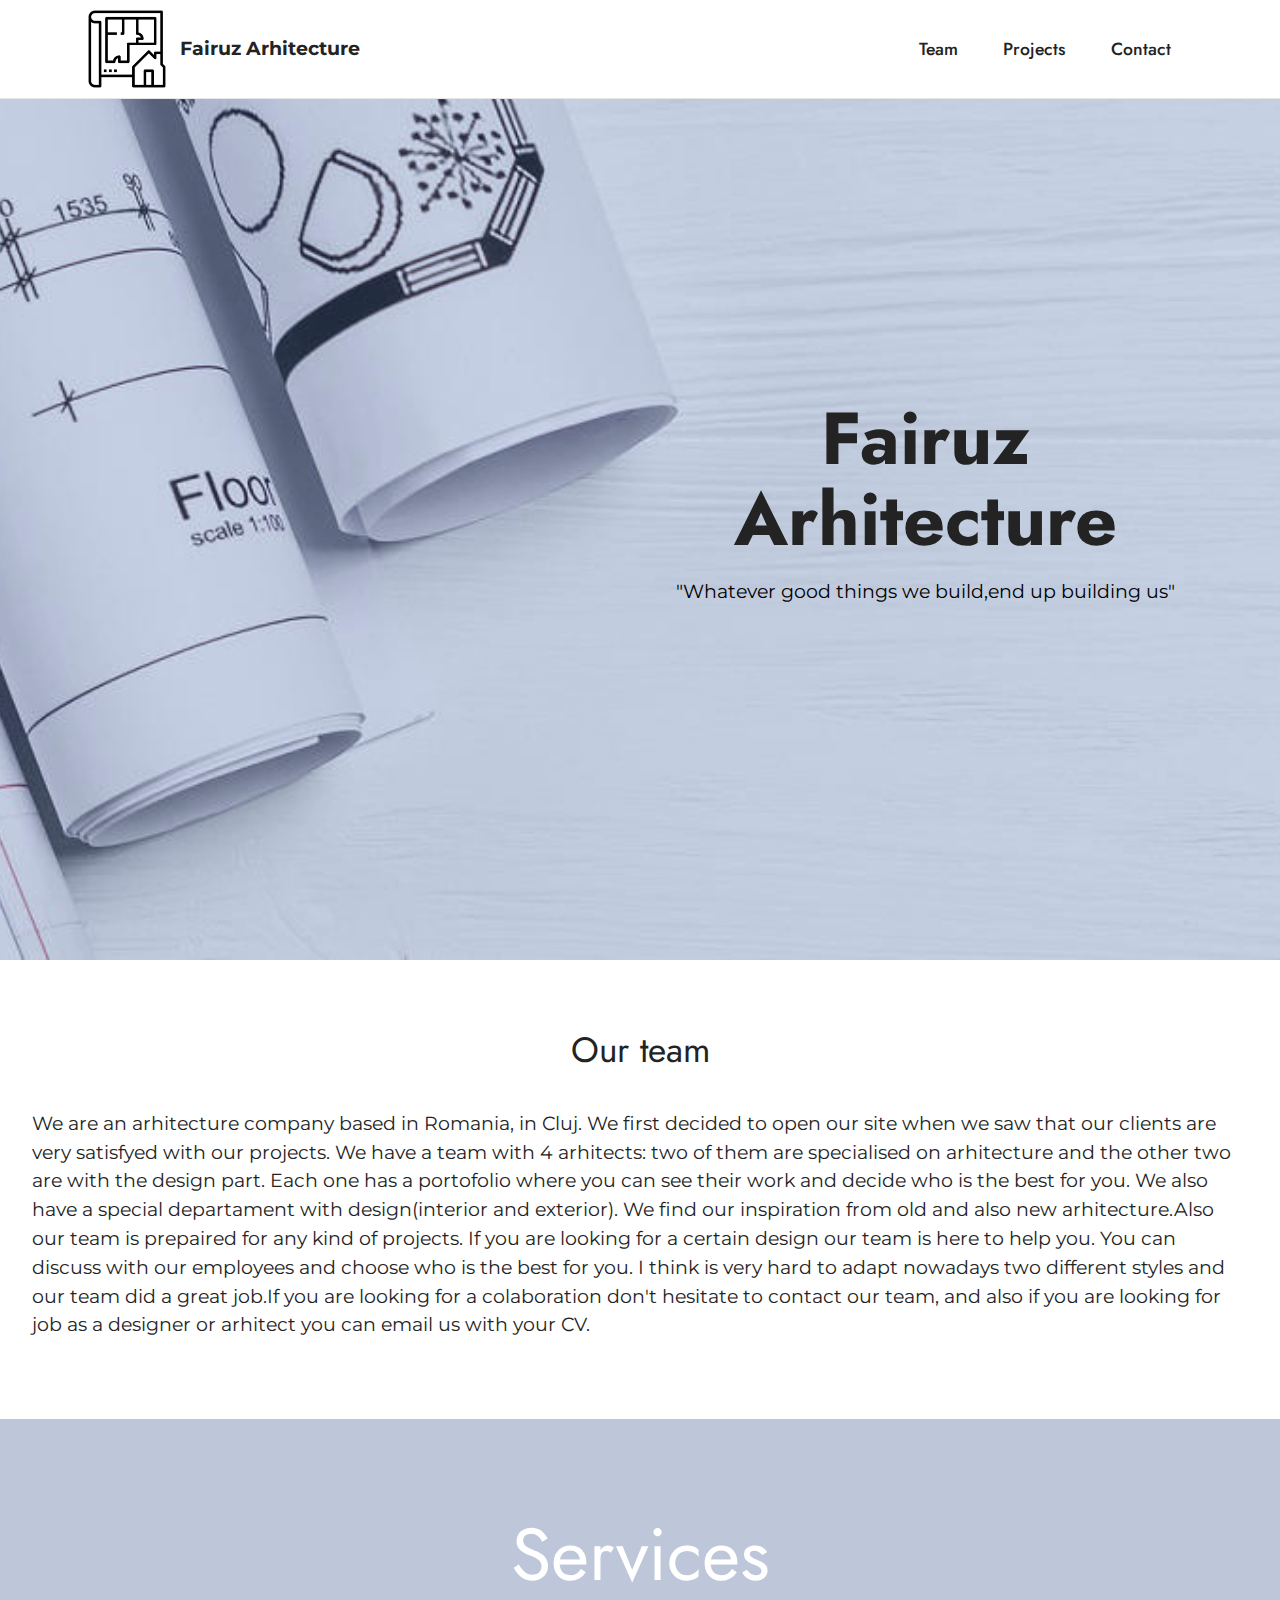
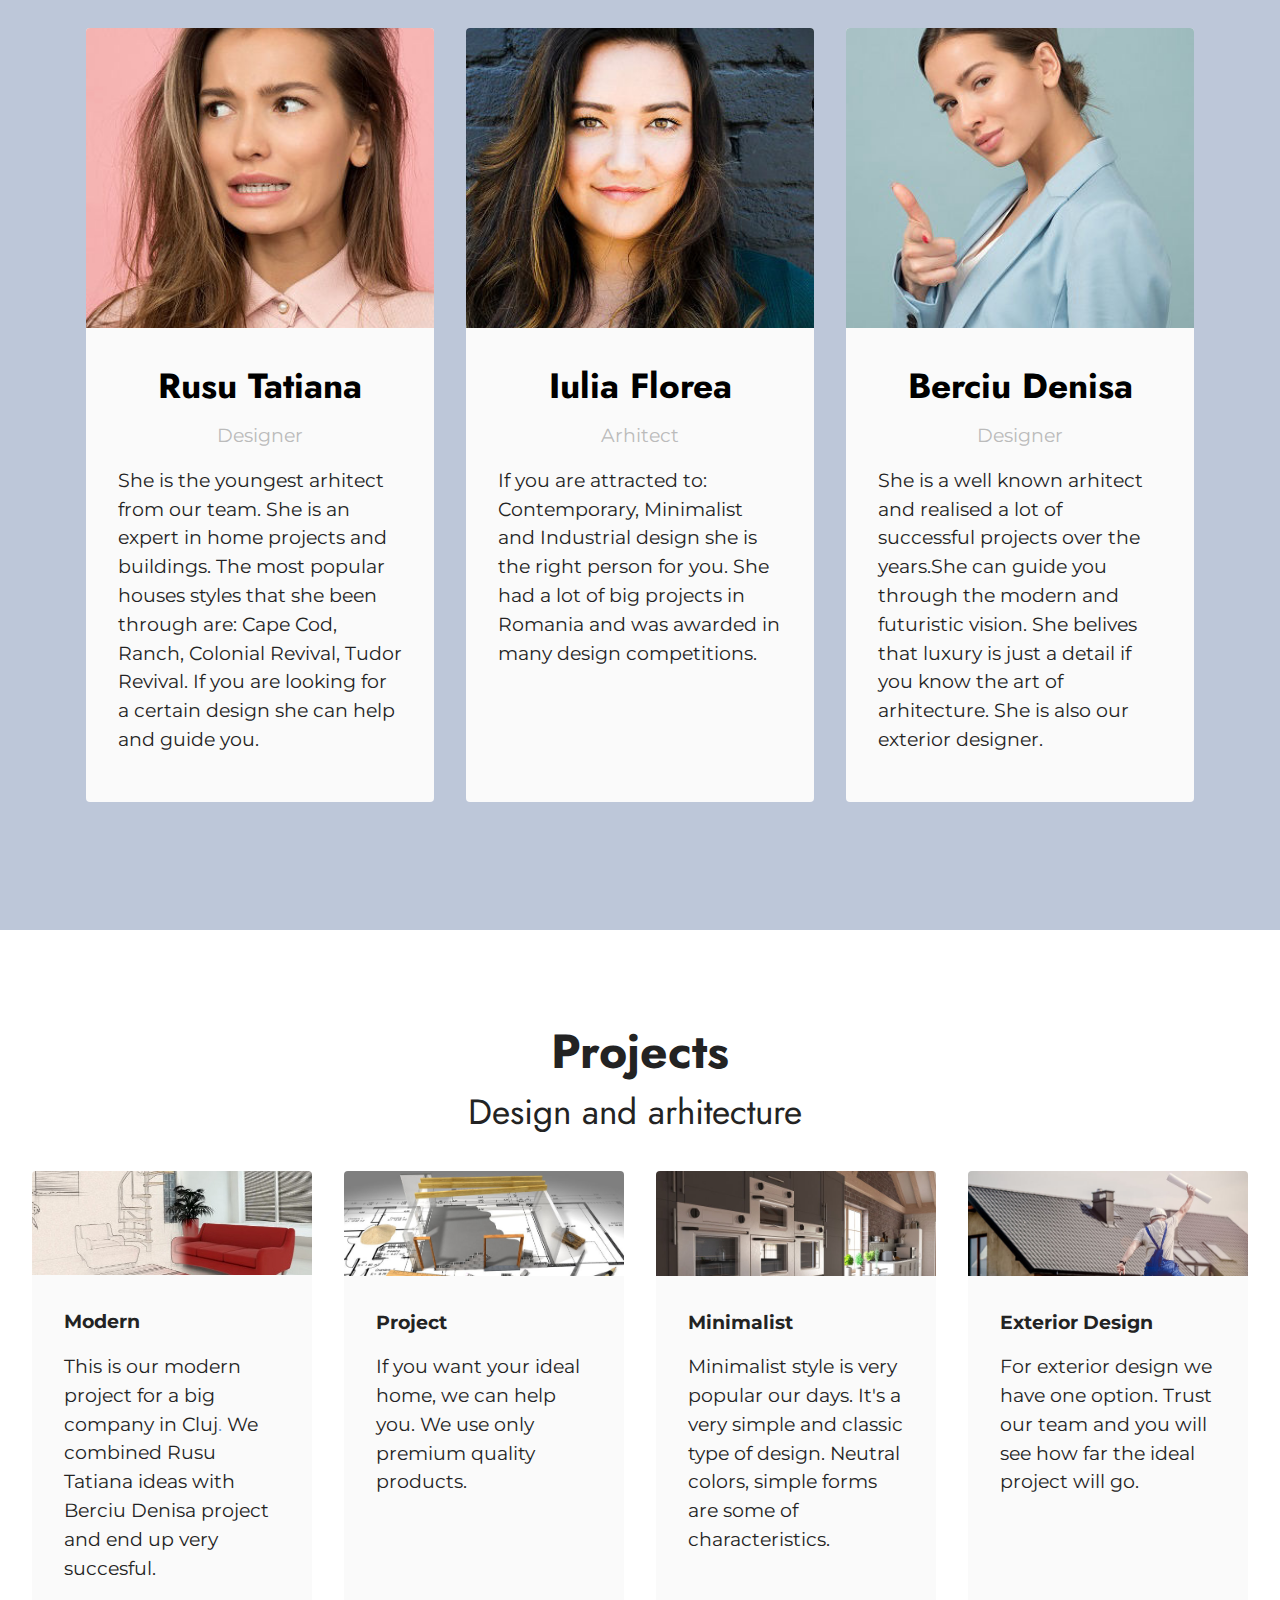
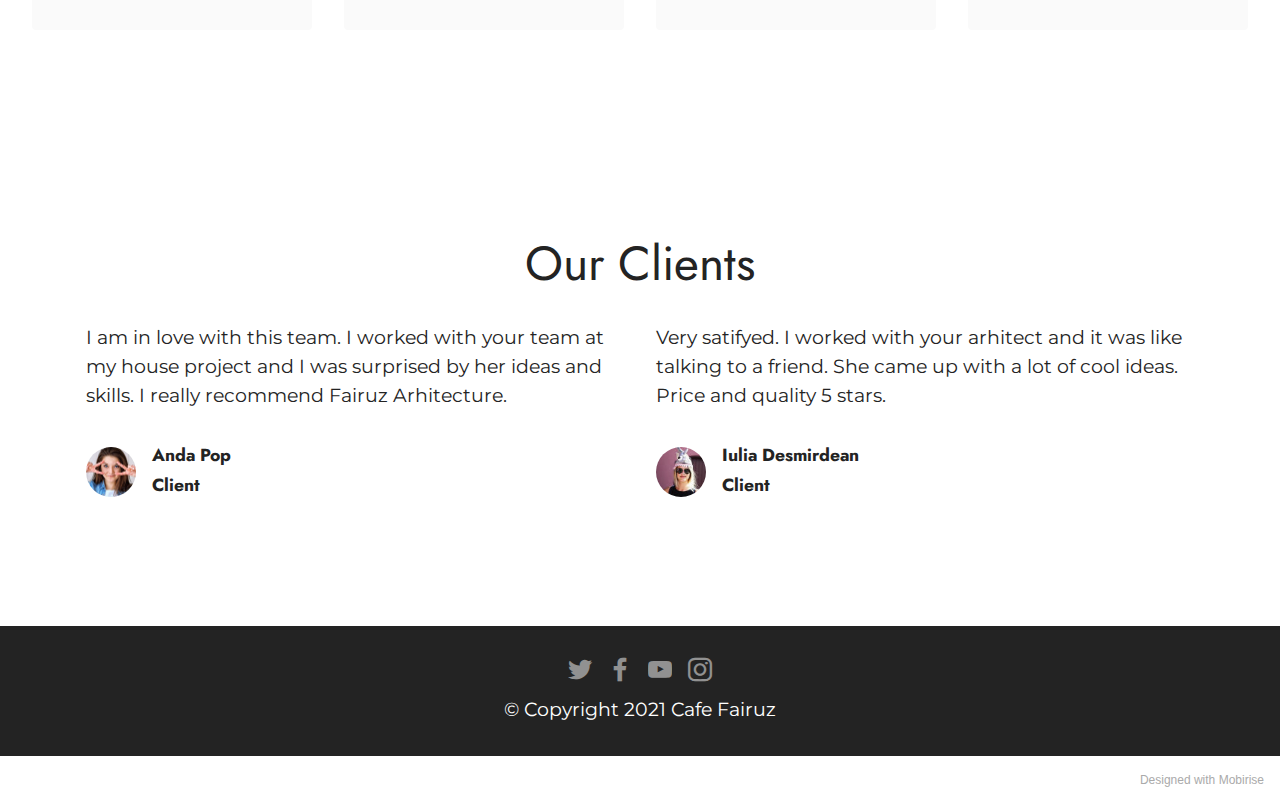
<file: index.html>
<!DOCTYPE html>
<html  >
<head>
  <!-- Site made with Mobirise Website Builder v5.2.0, https://mobirise.com -->
  <meta charset="UTF-8">
  <meta http-equiv="X-UA-Compatible" content="IE=edge">
  <meta name="generator" content="Mobirise v5.2.0, mobirise.com">
  <meta name="viewport" content="width=device-width, initial-scale=1, minimum-scale=1">
  <link rel="shortcut icon" href="assets/images/floor-plan-163x163.png" type="image/x-icon">
  <meta name="description" content="">
  
  
  <title>Home</title>
  <link rel="stylesheet" href="assets/web/assets/mobirise-icons2/mobirise2.css">
  <link rel="stylesheet" href="assets/tether/tether.min.css">
  <link rel="stylesheet" href="assets/bootstrap/css/bootstrap.min.css">
  <link rel="stylesheet" href="assets/bootstrap/css/bootstrap-grid.min.css">
  <link rel="stylesheet" href="assets/bootstrap/css/bootstrap-reboot.min.css">
  <link rel="stylesheet" href="assets/dropdown/css/style.css">
  <link rel="stylesheet" href="assets/socicon/css/styles.css">
  <link rel="stylesheet" href="assets/theme/css/style.css">
  <link rel="preload" as="style" href="assets/mobirise/css/mbr-additional.css"><link rel="stylesheet" href="assets/mobirise/css/mbr-additional.css" type="text/css">
  
  
  
  
</head>
<body>
  
  <section class="menu cid-s48OLK6784" once="menu" id="menu1-h">
    
    <nav class="navbar navbar-dropdown navbar-fixed-top navbar-expand-lg">
        <div class="container">
            <div class="navbar-brand">
                <span class="navbar-logo">
                    <a href="index.html">
                        <img src="assets/images/floor-plan-163x163.png" alt="Mobirise" style="height: 5.1rem;">
                    </a>
                </span>
                <span class="navbar-caption-wrap"><a class="navbar-caption text-black text-primary display-7" href="index.html">Fairuz Arhitecture</a></span>
            </div>
            <button class="navbar-toggler" type="button" data-toggle="collapse" data-target="#navbarSupportedContent" aria-controls="navbarNavAltMarkup" aria-expanded="false" aria-label="Toggle navigation">
                <div class="hamburger">
                    <span></span>
                    <span></span>
                    <span></span>
                    <span></span>
                </div>
            </button>
            <div class="collapse navbar-collapse" id="navbarSupportedContent">
                <ul class="navbar-nav nav-dropdown nav-right" data-app-modern-menu="true"><li class="nav-item"><a class="nav-link link text-black text-primary display-4" href="page1.html">Team</a></li>
                    <li class="nav-item"><a class="nav-link link text-black text-primary display-4" href="html.html">Projects</a></li><li class="nav-item"><a class="nav-link link text-black text-primary display-4" href="page3.html">Contact</a></li></ul>
                
                
            </div>
        </div>
    </nav>

</section>

<section class="header3 cid-sl1KBeVNVL mbr-fullscreen" id="header3-r">

    

    <div class="mbr-overlay" style="opacity: 0.2; background-color: rgb(68, 121, 217);"></div>

    <div class="align-center container">
        <div class="row justify-content-end">
            <div class="col-12 col-lg-6">
                <h1 class="mbr-section-title mbr-fonts-style mb-3 display-1"><strong>Fairuz Arhitecture</strong></h1>
                
                <p class="mbr-text mbr-fonts-style display-7">"Whatever good things we build,end up building us"</p>
                
            </div>
        </div>
    </div>
</section>

<section class="content5 cid-sl1KIHrTmy" id="content5-v">
    
    <div class="container-fluid">
        <div class="row justify-content-center">
            <div class="col-md-12 col-lg-12">
                
                <h4 class="mbr-section-subtitle mbr-fonts-style mb-4 display-5">Our team</h4>
                <p class="mbr-text mbr-fonts-style display-7">We are an arhitecture company based in Romania, in Cluj. We first decided to open our site when we saw that our clients are very satisfyed with our projects. We have a team with 4 arhitects: two of them are specialised on arhitecture and the other two are with the design part. Each one has a portofolio where you can see their work and decide who is the best for you. We also have a special departament with design(interior and exterior). We find our inspiration from old and also new arhitecture.Also our team is prepaired for any kind of projects. If you are looking for a certain design our team is here to help you. You can discuss with our employees and choose who is the best for you. I think is very hard to adapt nowadays two different styles and our team did a great job.If you are looking for a colaboration don't hesitate to contact our team, and also if you are looking for job as a designer or arhitect you can email us with your CV.</p>
            </div>
        </div>
    </div>
</section>

<section class="features4 cid-sl1KEuXrrS" id="features4-s">
    
    
    <div class="container">
        <div class="mbr-section-head">
            <h4 class="mbr-section-title mbr-fonts-style align-center mb-0 display-1">
                Services</h4>
            
        </div>
        <div class="row mt-4">
            <div class="item features-image сol-12 col-md-6 col-lg-4">
                <div class="item-wrapper">
                    <div class="item-img">
                        <img src="assets/images/girl5-333x431.jpg" alt="" title="">
                    </div>
                    <div class="item-content">
                        <h5 class="item-title mbr-fonts-style display-5"><strong>Rusu Tatiana</strong></h5>
                        <h6 class="item-subtitle mbr-fonts-style mt-1 display-7">Designer</h6>
                        <p class="mbr-text mbr-fonts-style mt-3 display-7">She is the youngest arhitect from our team. She is an expert in home projects and buildings. The most popular houses styles that she been through are: Cape Cod, Ranch, Colonial Revival, Tudor Revival. If you are looking for a certain design she can help and guide you.</p>
                    </div>
                    
                </div>
            </div>
            <div class="item features-image сol-12 col-md-6 col-lg-4">
                <div class="item-wrapper">
                    <div class="item-img">
                        <img src="assets/images/girl1-333x431.jpg" alt="" title="">
                    </div>
                    <div class="item-content">
                        <h5 class="item-title mbr-fonts-style display-5"><strong>Iulia Florea</strong></h5>
                        <h6 class="item-subtitle mbr-fonts-style mt-1 display-7">Arhitect</h6>
                        <p class="mbr-text mbr-fonts-style mt-3 display-7">If you are attracted to: Contemporary, Minimalist and Industrial design she is the right person for you. She had a lot of big projects in Romania and was awarded in many design competitions.</p>
                    </div>
                    
                </div>
            </div>
            <div class="item features-image сol-12 col-md-6 col-lg-4">
                <div class="item-wrapper">
                    <div class="item-img">
                        <img src="assets/images/girl4-333x431.jpg" alt="" title="">
                    </div>
                    <div class="item-content">
                        <h5 class="item-title mbr-fonts-style display-5"><strong>Berciu Denisa</strong></h5>
                        <h6 class="item-subtitle mbr-fonts-style mt-1 display-7">Designer</h6>
                        <p class="mbr-text mbr-fonts-style mt-3 display-7">She is a well known arhitect and realised a lot of successful projects over the years.She can guide you through the modern and futuristic vision. She belives that luxury is just a detail if you know the art of arhitecture. She is also our exterior designer.</p>
                    </div>
                    
                </div>
            </div>
            
        </div>
    </div>
</section>

<section class="gallery3 cid-sl1KHk272U" id="gallery3-u">
    
    
    <div class="container-fluid">
        <div class="mbr-section-head">
            <h4 class="mbr-section-title mbr-fonts-style align-center mb-0 display-2"><strong>Projects</strong></h4>
            <h5 class="mbr-section-subtitle mbr-fonts-style align-center mb-0 mt-2 display-5">Design and arhitecture&nbsp;</h5>
        </div>
        <div class="row mt-4">
            <div class="item features-image сol-12 col-md-6 col-lg-3">
                <div class="item-wrapper">
                    <div class="item-img">
                        <img src="assets/images/arhi-677x252.jpeg" alt="">
                    </div>
                    <div class="item-content">
                        <h5 class="item-title mbr-fonts-style display-7"><strong>Modern</strong></h5>
                        
                        <p class="mbr-text mbr-fonts-style mt-3 display-7">This is our modern project for a big company in Cluj<a href="#" class="text-primary">.</a>&nbsp;We combined Rusu Tatiana ideas with Berciu Denisa project and end up very succesful.</p>
                    </div>
                    
                </div>
            </div>
            <div class="item features-image сol-12 col-md-6 col-lg-3">
                <div class="item-wrapper">
                    <div class="item-img">
                        <img src="assets/images/arhi1-677x252.jpg" alt="">
                    </div>
                    <div class="item-content">
                        <h5 class="item-title mbr-fonts-style display-7"><strong>Project</strong></h5>
                        
                        <p class="mbr-text mbr-fonts-style mt-3 display-7">If you want your ideal home, we can help you. We use only premium quality products.</p>
                    </div>
                    
                </div>
            </div>
            <div class="item features-image сol-12 col-md-6 col-lg-3">
                <div class="item-wrapper">
                    <div class="item-img">
                        <img src="assets/images/arhi2-677x252.jpg" alt="">
                    </div>
                    <div class="item-content">
                        <h5 class="item-title mbr-fonts-style display-7"><strong>Minimalist&nbsp;</strong></h5>
                        
                        <p class="mbr-text mbr-fonts-style mt-3 display-7">Minimalist style is very popular our days. It's a very simple and classic type of design. Neutral colors, simple forms are some of<br>characteristics.</p>
                    </div>
                    
                </div>
            </div>
            <div class="item features-image сol-12 col-md-6 col-lg-3">
                <div class="item-wrapper">
                    <div class="item-img">
                        <img src="assets/images/arhi3-677x252.jpg" alt="" title="">
                    </div>
                    <div class="item-content">
                        <h5 class="item-title mbr-fonts-style display-7"><strong>Exterior Design</strong></h5>
                        
                        <p class="mbr-text mbr-fonts-style mt-3 display-7">For exterior design we have one option. Trust our team and you will see how far the ideal project will go.</p>
                    </div>
                    
                </div>
            </div>
        </div>
    </div>
</section>

<section class="testimonials2 cid-sl2uLCoTc2" id="testimonials2-1k">
    
    
    <div class="container">
        <h3 class="mbr-section-title mbr-fonts-style align-center mb-4 display-2">Our Clients</h3>
        <div class="row justify-content-center">
            <div class="card col-12 col-md-6">
                <p class="mbr-text mbr-fonts-style mb-4 display-7">I am in love with this team. I worked with your team at my house project and I was surprised by her ideas and skills. I really&nbsp;recommend Fairuz Arhitecture.</p>
                <div class="d-flex mb-md-0 mb-4">
                    <div class="image-wrapper">
                        <img src="assets/images/girl3-100x129.jpg" alt="Mobirise">
                    </div>
                    <div class="text-wrapper">
                        <p class="name mbr-fonts-style mb-1 display-4"><strong>Anda Pop</strong>&nbsp; &nbsp; &nbsp; &nbsp; &nbsp; &nbsp; &nbsp; &nbsp; &nbsp; &nbsp; &nbsp; &nbsp; &nbsp;</p>
                        <p class="position mbr-fonts-style display-4">
                            <strong>Client</strong>
                        </p>
                    </div>
                </div>
            </div>
            <div class="card col-12 col-md-6">
                <p class="mbr-text mbr-fonts-style mb-4 display-7">Very satifyed. I worked with your arhitect and it was like talking to a friend. She came up with a lot of cool ideas. Price and quality 5 stars.</p>
                <div class="d-flex mb-md-0 mb-4">
                    <div class="image-wrapper">
                        <img src="assets/images/woman28-100x67.jpg" alt="Mobirise">
                    </div>
                    <div class="text-wrapper">
                        <p class="name mbr-fonts-style mb-1 display-4"><strong>Iulia Desmirdean</strong></p>
                        <p class="position mbr-fonts-style display-4">
                            <strong>Client</strong>
                        </p>
                    </div>
                </div>
            </div>
        </div>
    </div>
</section>

<section class="footer3 cid-s48P1Icc8J" once="footers" id="footer3-i">

    

    

    <div class="container">
        <div class="media-container-row align-center mbr-white">
            
            <div class="row social-row">
                <div class="social-list align-right pb-2">
                    
                    
                    
                    
                    
                    
                <div class="soc-item">
                        <a href="https://twitter.com/architecturehub" target="_blank">
                            <span class="mbr-iconfont mbr-iconfont-social socicon-twitter socicon"></span>
                        </a>
                    </div><div class="soc-item">
                        <a href="https://www.facebook.com/Architectural.Designs.Houseplans" target="_blank">
                            <span class="mbr-iconfont mbr-iconfont-social socicon-facebook socicon"></span>
                        </a>
                    </div><div class="soc-item">
                        <a href="https://www.youtube.com/watch?v=_C5vCGB8Xx0&t=35s" target="_blank">
                            <span class="mbr-iconfont mbr-iconfont-social socicon-youtube socicon"></span>
                        </a>
                    </div><div class="soc-item">
                        <a href="https://www.instagram.com/explore/tags/Architecture/" target="_blank">
                            <span class="mbr-iconfont mbr-iconfont-social socicon-instagram socicon"></span>
                        </a>
                    </div></div>
            </div>
            <div class="row row-copirayt">
                <p class="mbr-text mb-0 mbr-fonts-style mbr-white align-center display-7">© Copyright 2021 Cafe Fairuz</p>
            </div>
        </div>
    </div>
</section><section style="background-color: #fff; font-family: -apple-system, BlinkMacSystemFont, 'Segoe UI', 'Roboto', 'Helvetica Neue', Arial, sans-serif; color:#aaa; font-size:12px; padding: 0; align-items: center; display: flex;"><a href="https://mobirise.site/y" style="flex: 1 1; height: 3rem; padding-left: 1rem;"></a><p style="flex: 0 0 auto; margin:0; padding-right:1rem;">Designed with <a href="https://mobirise.site/a" style="color:#aaa;">Mobirise</a></p></section><script src="assets/web/assets/jquery/jquery.min.js"></script>  <script src="assets/popper/popper.min.js"></script>  <script src="assets/tether/tether.min.js"></script>  <script src="assets/bootstrap/js/bootstrap.min.js"></script>  <script src="assets/smoothscroll/smooth-scroll.js"></script>  <script src="assets/dropdown/js/nav-dropdown.js"></script>  <script src="assets/dropdown/js/navbar-dropdown.js"></script>  <script src="assets/touchswipe/jquery.touch-swipe.min.js"></script>  <script src="assets/theme/js/script.js"></script>  
  
  
</body>
</html>
</file>
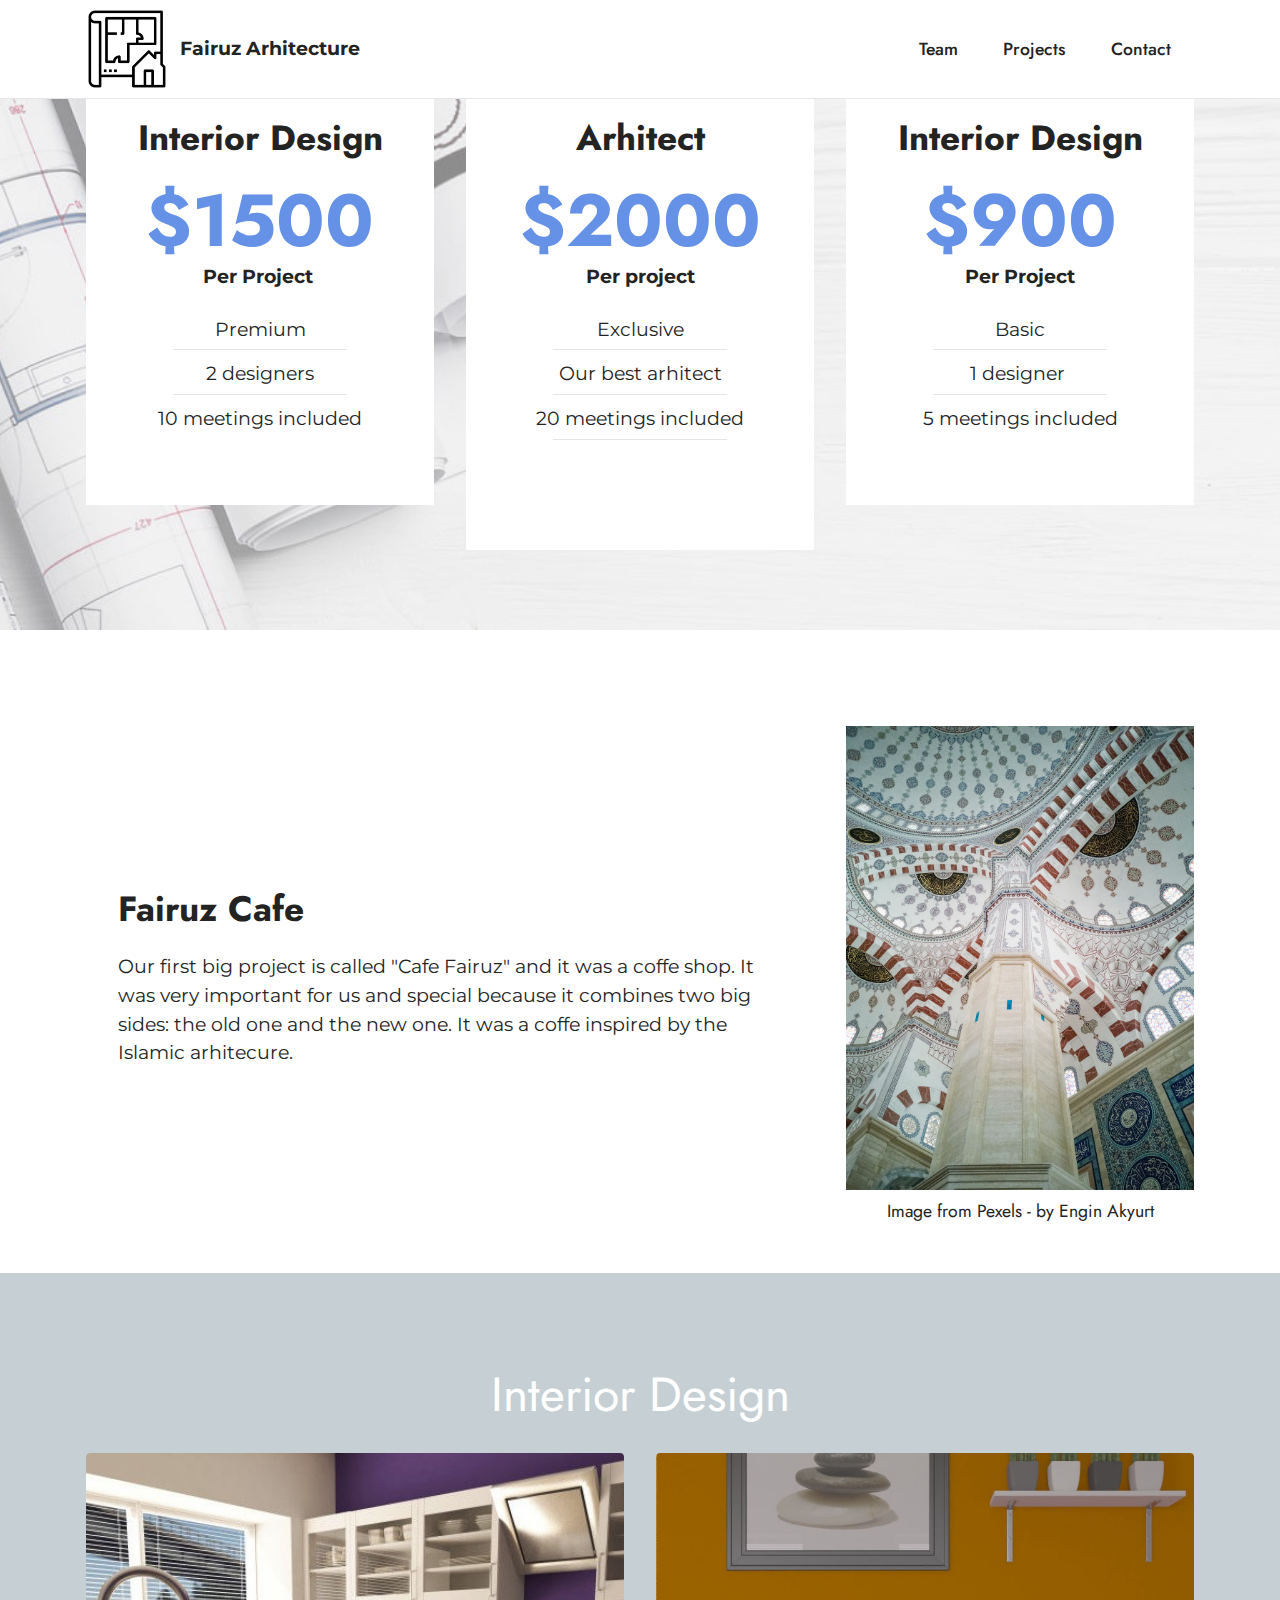
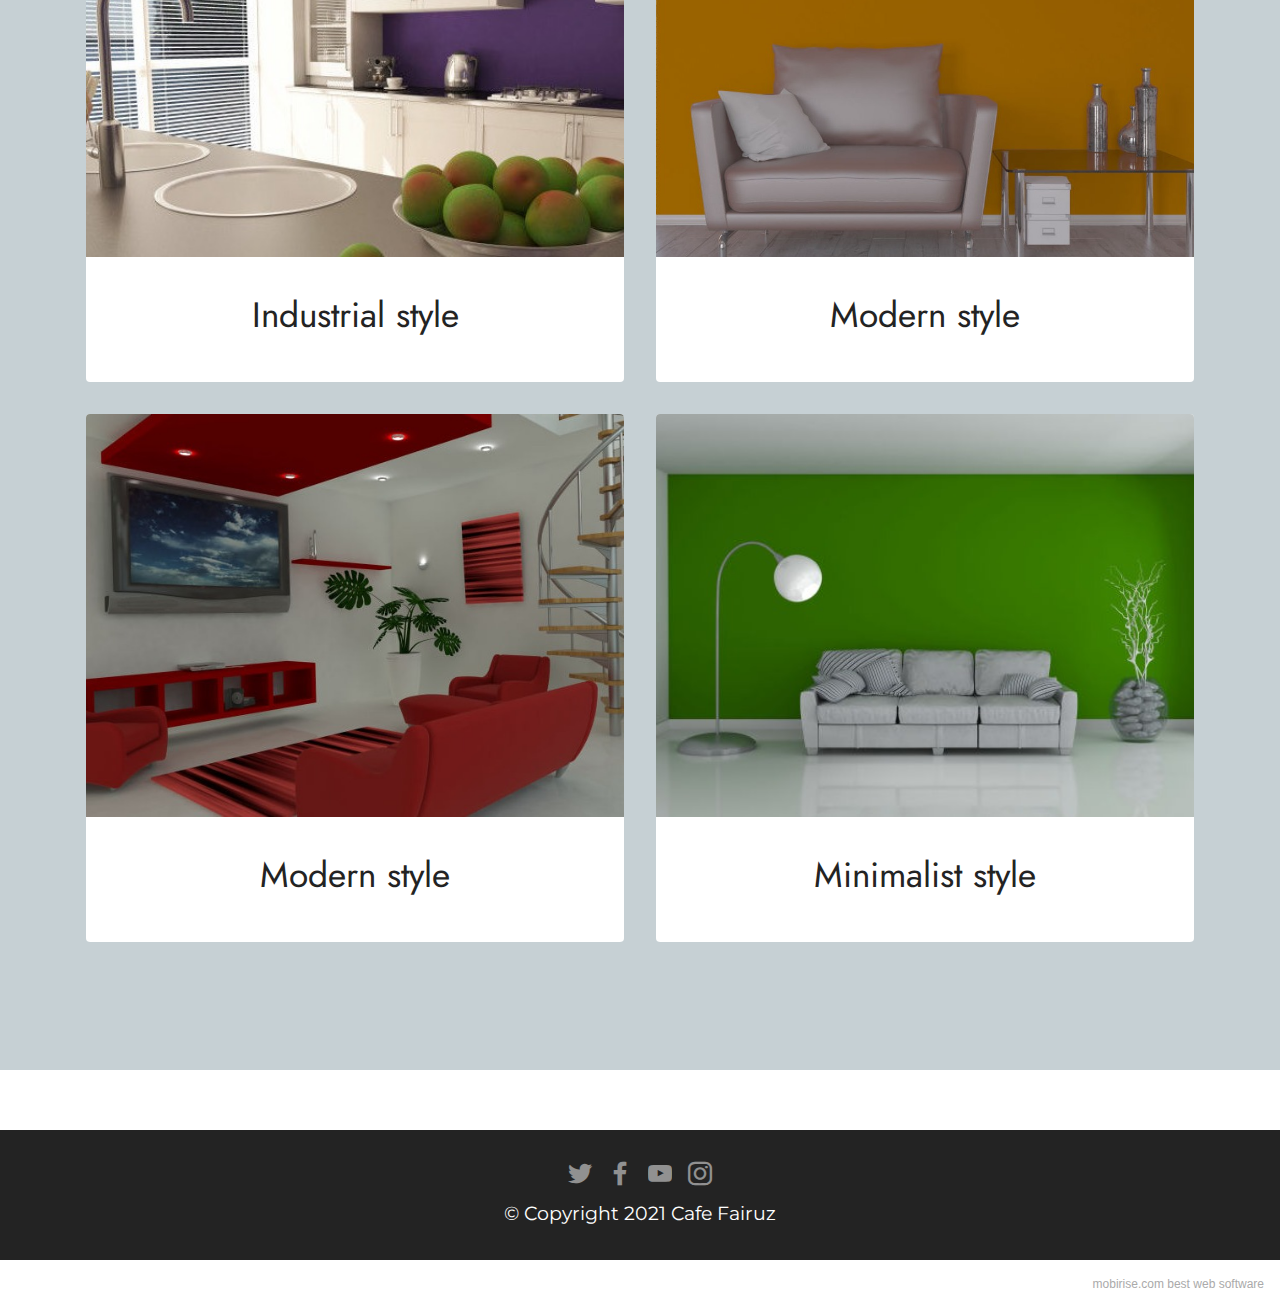
<file: html.html>
<!DOCTYPE html>
<html  >
<head>
  <!-- Site made with Mobirise Website Builder v5.2.0, https://mobirise.com -->
  <meta charset="UTF-8">
  <meta http-equiv="X-UA-Compatible" content="IE=edge">
  <meta name="generator" content="Mobirise v5.2.0, mobirise.com">
  <meta name="viewport" content="width=device-width, initial-scale=1, minimum-scale=1">
  <link rel="shortcut icon" href="assets/images/floor-plan-163x163.png" type="image/x-icon">
  <meta name="description" content="">
  
  
  <title>Projects</title>
  <link rel="stylesheet" href="assets/tether/tether.min.css">
  <link rel="stylesheet" href="assets/bootstrap/css/bootstrap.min.css">
  <link rel="stylesheet" href="assets/bootstrap/css/bootstrap-grid.min.css">
  <link rel="stylesheet" href="assets/bootstrap/css/bootstrap-reboot.min.css">
  <link rel="stylesheet" href="assets/dropdown/css/style.css">
  <link rel="stylesheet" href="assets/socicon/css/styles.css">
  <link rel="stylesheet" href="assets/theme/css/style.css">
  <link rel="preload" as="style" href="assets/mobirise/css/mbr-additional.css"><link rel="stylesheet" href="assets/mobirise/css/mbr-additional.css" type="text/css">
  
  
  
  
</head>
<body>
  
  <section class="pricing2 cid-sl2GgoGaPD" id="pricing2-1o">
    

    <div class="mbr-overlay" style="opacity: 0.5; background-color: rgb(255, 255, 255);">
    </div>
    <div class="container">
        <div class="row justify-content-center">
            <div class="col-12 col-md-6 align-center col-lg-4">
                <div class="plan">
                    <div class="plan-header">
                        <h6 class="plan-title mbr-fonts-style mb-3 display-5"><strong>Interior Design</strong></h6>
                        <div class="plan-price">
                            <p class="price mbr-fonts-style m-0 display-1"><strong>$1500</strong></p>
                            <p class="price-term mbr-fonts-style mb-3 display-7"><strong>Per Project&nbsp;</strong></p>
                        </div>
                    </div>
                    <div class="plan-body">
                        <div class="plan-list mb-4">
                            <ul class="list-group mbr-fonts-style list-group-flush display-7">
                                <li class="list-group-item">Premium</li><li class="list-group-item">2 designers</li><li class="list-group-item">10 meetings included</li>
                            </ul>
                        </div>
                        
                    </div>
                </div>
            </div>
            <div class="col-12 col-md-6 align-center col-lg-4">
                <div class="plan">
                    <div class="plan-header">
                        <h6 class="plan-title mbr-fonts-style mb-3 display-5"><strong>Arhitect</strong></h6>
                        <div class="plan-price">
                            <p class="price mbr-fonts-style m-0 display-1"><strong>$2000</strong></p>
                            <p class="price-term mbr-fonts-style mb-3 display-7"><strong>Per project</strong></p>
                        </div>
                    </div>
                    <div class="plan-body">
                        <div class="plan-list mb-4">
                            <ul class="list-group mbr-fonts-style list-group-flush display-7">
                                <li class="list-group-item">Exclusive</li><li class="list-group-item">Our best arhitect</li><li class="list-group-item">20 meetings included</li><li class="list-group-item"><br></li>
                            </ul>
                        </div>
                        
                    </div>
                </div>
            </div>
            <div class="col-12 col-md-6 align-center col-lg-4">
                <div class="plan">
                    <div class="plan-header">
                        <h6 class="plan-title mbr-fonts-style mb-3 display-5"><strong>Interior Design</strong></h6>
                        <div class="plan-price">
                            <p class="price mbr-fonts-style m-0 display-1"><strong>$900</strong></p>
                            <p class="price-term mbr-fonts-style mb-3 display-7"><strong>Per Project</strong></p>
                        </div>
                    </div>
                    <div class="plan-body">
                        <div class="plan-list mb-4">
                            <ul class="list-group mbr-fonts-style list-group-flush display-7">
                                <li class="list-group-item">Basic</li><li class="list-group-item">1 designer&nbsp;</li><li class="list-group-item">5 meetings included</li>
                            </ul>
                        </div>
                        
                    </div>
                </div>
            </div>
            
        </div>
    </div>
</section>

<section class="image2 cid-sl2rtkFfs5" id="image2-1j">
    

    

    <div class="container">
        <div class="row align-items-center">
            <div class="col-12 col-lg-4">
                <div class="image-wrapper">
                    <img src="assets/images/pexels-photo-2104856-974x1300.jpg" alt="Mobirise">
                    <p class="mbr-description mbr-fonts-style mt-2 align-center display-4">
                        Image from Pexels - by Engin Akyurt</p>
                </div>
            </div>
            <div class="col-12 col-lg">
                <div class="text-wrapper">
                    <h3 class="mbr-section-title mbr-fonts-style mb-3 display-5"><strong>Fairuz Cafe</strong></h3>
                    <p class="mbr-text mbr-fonts-style display-7">Our first big project is called "Cafe Fairuz" and it was a coffe shop. It was very important for us and special because it combines two big sides: the old one and the new one. It was a coffe inspired by the Islamic arhitecure.</p>
                </div>
            </div>
        </div>
    </div>
</section>

<section class="gallery2 cid-sl2wy14tzJ" id="gallery2-1n">
    
    
    <div class="container">
        <div class="mbr-section-head">
            <h4 class="mbr-section-title mbr-fonts-style align-center mb-0 display-2">Interior Design</h4>
            
        </div>
        <div class="row mt-4">
            <div class="item features-image сol-12 col-md-6 col-lg-6">
                <div class="item-wrapper">
                    <div class="item-img">
                        <img src="assets/images/render-3d-contemporary-kitchen-1048-10510-626x626.jpeg" alt="">
                    </div>
                    <div class="item-content">
                        <h5 class="item-title mbr-fonts-style display-5">Industrial style</h5>
                        
                        
                    </div>
                    
                </div>
            </div>
            <div class="item features-image сol-12 col-md-6 col-lg-6">
                <div class="item-wrapper">
                    <div class="item-img">
                        <img src="assets/images/8396-1076x888.jpeg" alt="">
                    </div>
                    <div class="item-content">
                        <h5 class="item-title mbr-fonts-style display-5">Modern style</h5>
                        
                        
                    </div>
                    
                </div>
            </div>
            <div class="item features-image сol-12 col-md-6 col-lg-6">
                <div class="item-wrapper">
                    <div class="item-img">
                        <img src="assets/images/5616-1076x598.jpeg" alt="">
                    </div>
                    <div class="item-content">
                        <h5 class="item-title mbr-fonts-style display-5">Modern style</h5>
                        
                        
                    </div>
                    
                </div>
            </div>
            <div class="item features-image сol-12 col-md-6 col-lg-6">
                <div class="item-wrapper">
                    <div class="item-img">
                        <img src="assets/images/2921-1076x484.jpeg" alt="" title="">
                    </div>
                    <div class="item-content">
                        <h5 class="item-title mbr-fonts-style display-5">Minimalist style</h5>
                        
                        
                    </div>
                    
                </div>
            </div>
        </div>
    </div>
</section>

<section class="menu cid-s48OLK6784" once="menu" id="menu1-17">
    
    <nav class="navbar navbar-dropdown navbar-fixed-top navbar-expand-lg">
        <div class="container">
            <div class="navbar-brand">
                <span class="navbar-logo">
                    <a href="index.html">
                        <img src="assets/images/floor-plan-163x163.png" alt="Mobirise" style="height: 5.1rem;">
                    </a>
                </span>
                <span class="navbar-caption-wrap"><a class="navbar-caption text-black text-primary display-7" href="index.html">Fairuz Arhitecture</a></span>
            </div>
            <button class="navbar-toggler" type="button" data-toggle="collapse" data-target="#navbarSupportedContent" aria-controls="navbarNavAltMarkup" aria-expanded="false" aria-label="Toggle navigation">
                <div class="hamburger">
                    <span></span>
                    <span></span>
                    <span></span>
                    <span></span>
                </div>
            </button>
            <div class="collapse navbar-collapse" id="navbarSupportedContent">
                <ul class="navbar-nav nav-dropdown nav-right" data-app-modern-menu="true"><li class="nav-item"><a class="nav-link link text-black text-primary display-4" href="page1.html">Team</a></li>
                    <li class="nav-item"><a class="nav-link link text-black text-primary display-4" href="html.html">Projects</a></li><li class="nav-item"><a class="nav-link link text-black text-primary display-4" href="page3.html">Contact</a></li></ul>
                
                
            </div>
        </div>
    </nav>

</section>

<section class="footer3 cid-s48P1Icc8J" once="footers" id="footer3-18">

    

    

    <div class="container">
        <div class="media-container-row align-center mbr-white">
            
            <div class="row social-row">
                <div class="social-list align-right pb-2">
                    
                    
                    
                    
                    
                    
                <div class="soc-item">
                        <a href="https://twitter.com/architecturehub" target="_blank">
                            <span class="mbr-iconfont mbr-iconfont-social socicon-twitter socicon"></span>
                        </a>
                    </div><div class="soc-item">
                        <a href="https://www.facebook.com/Architectural.Designs.Houseplans" target="_blank">
                            <span class="mbr-iconfont mbr-iconfont-social socicon-facebook socicon"></span>
                        </a>
                    </div><div class="soc-item">
                        <a href="https://www.youtube.com/watch?v=_C5vCGB8Xx0&t=35s" target="_blank">
                            <span class="mbr-iconfont mbr-iconfont-social socicon-youtube socicon"></span>
                        </a>
                    </div><div class="soc-item">
                        <a href="https://www.instagram.com/explore/tags/Architecture/" target="_blank">
                            <span class="mbr-iconfont mbr-iconfont-social socicon-instagram socicon"></span>
                        </a>
                    </div></div>
            </div>
            <div class="row row-copirayt">
                <p class="mbr-text mb-0 mbr-fonts-style mbr-white align-center display-7">© Copyright 2021 Cafe Fairuz</p>
            </div>
        </div>
    </div>
</section><section style="background-color: #fff; font-family: -apple-system, BlinkMacSystemFont, 'Segoe UI', 'Roboto', 'Helvetica Neue', Arial, sans-serif; color:#aaa; font-size:12px; padding: 0; align-items: center; display: flex;"><a href="https://mobirise.site/s" style="flex: 1 1; height: 3rem; padding-left: 1rem;"></a><p style="flex: 0 0 auto; margin:0; padding-right:1rem;"><a href="https://mobirise.site" style="color:#aaa;">mobirise.com</a> best web software</p></section><script src="assets/web/assets/jquery/jquery.min.js"></script>  <script src="assets/popper/popper.min.js"></script>  <script src="assets/tether/tether.min.js"></script>  <script src="assets/bootstrap/js/bootstrap.min.js"></script>  <script src="assets/smoothscroll/smooth-scroll.js"></script>  <script src="assets/dropdown/js/nav-dropdown.js"></script>  <script src="assets/dropdown/js/navbar-dropdown.js"></script>  <script src="assets/touchswipe/jquery.touch-swipe.min.js"></script>  <script src="assets/theme/js/script.js"></script>  
  
  
</body>
</html>
</file>
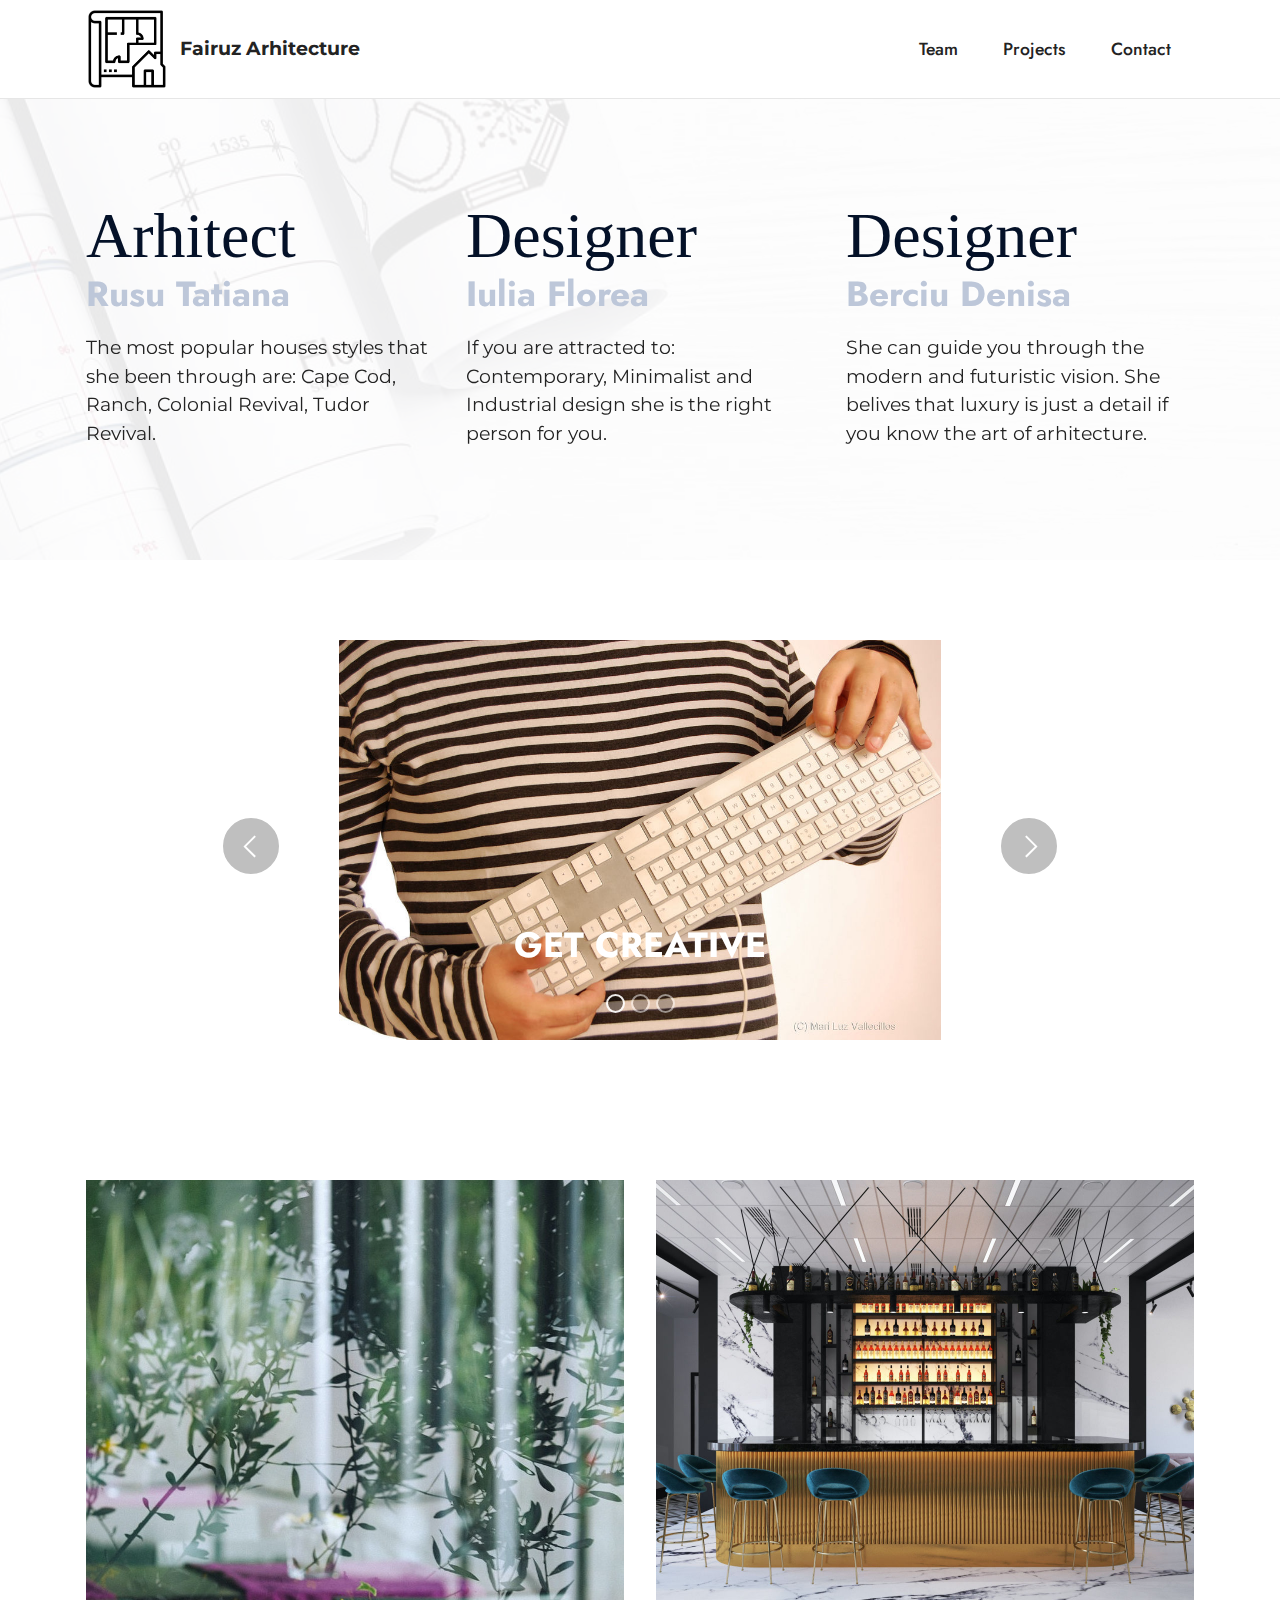
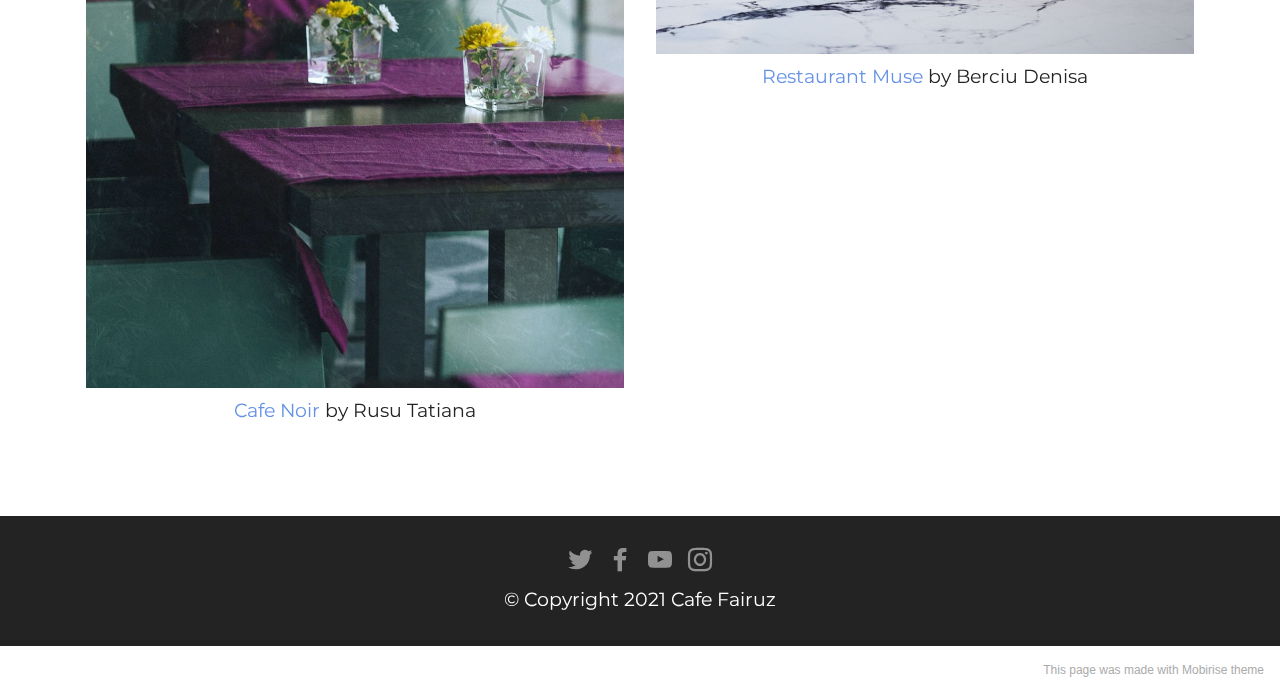
<file: page1.html>
<!DOCTYPE html>
<html  >
<head>
  <!-- Site made with Mobirise Website Builder v5.2.0, https://mobirise.com -->
  <meta charset="UTF-8">
  <meta http-equiv="X-UA-Compatible" content="IE=edge">
  <meta name="generator" content="Mobirise v5.2.0, mobirise.com">
  <meta name="viewport" content="width=device-width, initial-scale=1, minimum-scale=1">
  <link rel="shortcut icon" href="assets/images/floor-plan-163x163.png" type="image/x-icon">
  <meta name="description" content="">
  
  
  <title>Team</title>
  <link rel="stylesheet" href="assets/web/assets/mobirise-icons2/mobirise2.css">
  <link rel="stylesheet" href="assets/tether/tether.min.css">
  <link rel="stylesheet" href="assets/bootstrap/css/bootstrap.min.css">
  <link rel="stylesheet" href="assets/bootstrap/css/bootstrap-grid.min.css">
  <link rel="stylesheet" href="assets/bootstrap/css/bootstrap-reboot.min.css">
  <link rel="stylesheet" href="assets/dropdown/css/style.css">
  <link rel="stylesheet" href="assets/socicon/css/styles.css">
  <link rel="stylesheet" href="assets/theme/css/style.css">
  <link rel="preload" as="style" href="assets/mobirise/css/mbr-additional.css"><link rel="stylesheet" href="assets/mobirise/css/mbr-additional.css" type="text/css">
  
  
  
  
</head>
<body>
  
  <section class="menu cid-s48OLK6784" once="menu" id="menu1-11">
    
    <nav class="navbar navbar-dropdown navbar-fixed-top navbar-expand-lg">
        <div class="container">
            <div class="navbar-brand">
                <span class="navbar-logo">
                    <a href="index.html">
                        <img src="assets/images/floor-plan-163x163.png" alt="Mobirise" style="height: 5.1rem;">
                    </a>
                </span>
                <span class="navbar-caption-wrap"><a class="navbar-caption text-black text-primary display-7" href="index.html">Fairuz Arhitecture</a></span>
            </div>
            <button class="navbar-toggler" type="button" data-toggle="collapse" data-target="#navbarSupportedContent" aria-controls="navbarNavAltMarkup" aria-expanded="false" aria-label="Toggle navigation">
                <div class="hamburger">
                    <span></span>
                    <span></span>
                    <span></span>
                    <span></span>
                </div>
            </button>
            <div class="collapse navbar-collapse" id="navbarSupportedContent">
                <ul class="navbar-nav nav-dropdown nav-right" data-app-modern-menu="true"><li class="nav-item"><a class="nav-link link text-black text-primary display-4" href="page1.html">Team</a></li>
                    <li class="nav-item"><a class="nav-link link text-black text-primary display-4" href="html.html">Projects</a></li><li class="nav-item"><a class="nav-link link text-black text-primary display-4" href="page3.html">Contact</a></li></ul>
                
                
            </div>
        </div>
    </nav>

</section>

<section class="features22 cid-sl3jTqCGki mbr-parallax-background" id="features23-1s">

    

    <div class="mbr-overlay" style="opacity: 0.9; background-color: rgb(255, 255, 255);">
    </div>
    <div class="container">
        <div class="card-wrapper">
            <div class="card-box align-left">
                
                
                
            </div>
        </div>
        <!-- col-12 col-md-6 col-lg-4 -->
        <div class="row justify-content-center content-row mt-4">
            <div class="card p-4 p-md-3 col-md-6 col-lg-4">
                <div class="card-box">
                    <div class="title">
                        <span class="num mbr-fonts-style">Arhitect</span>
                    </div>
                    <h4 class="card-title mbr-fonts-style display-5"><strong>Rusu Tatiana</strong></h4>
                    <p class="mbr-text card-text mbr-fonts-style display-7">The most popular houses styles that she been through are: Cape Cod, Ranch, Colonial Revival, Tudor Revival.</p>
                </div>
            </div>
            <div class="card p-4 p-md-3 col-md-6 col-lg-4">
                <div class="card-box">
                    <div class="title">
                        <span class="num mbr-fonts-style">Designer</span>
                    </div>
                    <h4 class="card-title mbr-fonts-style display-5"><strong>Iulia Florea</strong></h4>
                    <p class="mbr-text card-text mbr-fonts-style display-7">If you are attracted to: Contemporary, Minimalist and Industrial design she is the right person for you.</p>
                </div>
            </div>
            <div class="card p-4 p-md-3 col-md-6 col-lg-4">
                <div class="card-box">
                    <div class="title">
                        <span class="num mbr-fonts-style">Designer</span>
                    </div>
                    <h4 class="card-title mbr-fonts-style display-5"><strong>Berciu Denisa</strong></h4>
                    <p class="mbr-text card-text mbr-fonts-style display-7">She can guide you through the modern and futuristic vision. She belives that luxury is just a detail if you know the art of arhitecture.</p>
                </div>
            </div>
            
            
            
            
            
        </div>
    </div>
</section>

<section class="slider2 cid-sl3HoMAD2U" id="slider2-21">
    

    
    <div class="container">
        <div class="row justify-content-center">
            <div class="col-12 col-md-10">
                <div class="carousel slide" id="sl3ZaZleBe" data-interval="5000">
                    
                    <ol class="carousel-indicators">
                        <li data-slide-to="0" class="active" data-target="#sl3ZaZleBe"></li>
                        <li data-slide-to="1" data-target="#sl3ZaZleBe"></li>
                        <li data-slide-to="2" data-target="#sl3ZaZleBe"></li>
                    </ol>
                    <div class="carousel-inner">
                        <div class="carousel-item slider-image item active">
                            <div class="item-wrapper">
                                <img class="d-block w-100" src="assets/images/keyboard-1024x681.jpg">
                                <div class="carousel-caption d-none d-md-block">
                                    <h5 class="mbr-section-subtitle mbr-fonts-style display-5"><strong>GET CREATIVE</strong></h5>
                                    
                                </div>
                            </div>
                        </div>
                        <div class="carousel-item slider-image item">
                            <div class="item-wrapper">
                                <img class="d-block w-100" src="assets/images/digital-900x600.jpg">
                                <div class="carousel-caption d-none d-md-block">
                                    <h5 class="mbr-section-subtitle mbr-fonts-style display-5"><strong>BE YOURSELF</strong></h5>
                                    
                                </div>
                            </div>
                        </div>
                        <div class="carousel-item slider-image item">
                            <div class="item-wrapper">
                                <img class="d-block w-100" src="assets/images/work5-1024x682.jpg">
                                <div class="carousel-caption d-none d-md-block">
                                    <h5 class="mbr-section-subtitle mbr-fonts-style display-5"><strong>BE CREATIVE</strong></h5>
                                    
                                </div>
                            </div>
                        </div>
                    </div>
                    <a class="carousel-control carousel-control-prev" role="button" data-slide="prev" href="#sl3ZaZleBe">
                        <span class="mobi-mbri mobi-mbri-arrow-prev" aria-hidden="true"></span>
                        <span class="sr-only">Previous</span>
                    </a>
                    <a class="carousel-control carousel-control-next" role="button" data-slide="next" href="#sl3ZaZleBe">
                        <span class="mobi-mbri mobi-mbri-arrow-next" aria-hidden="true"></span>
                        <span class="sr-only">Next</span>
                    </a>
                </div>
            </div>
        </div>
    </div>
</section>

<section class="image5 cid-sl3jXAi8FQ" id="image5-1v">
    
    
    <div class="container">
        <div class="row">
            <div class="col-12 col-md-12">
                <div class="row">
                    <div class="col-12 col-lg-6">
                        <div class="img-item mb-3">
                            <img src="assets/images/pexels-maria-orlova-4916677-1076x1614.jpeg" alt="">
                            <p class="mbr-fonts-style align-center mt-2 display-7"><a href="https://www.pexels.com/photo/table-decorated-with-flowers-in-cafe-4916677/" class="text-primary">Cafe Noir</a> by Rusu Tatiana</p>
                        </div>
                    </div>
                    <div class="col-12 col-lg">
                        <div class="img-item mb-3">
                            <img src="assets/images/pexels-victoria-borodinova-3745525-1076x948.jpg" alt="">
                            <p class="mbr-fonts-style align-center mt-2 display-7"><a href="https://www.pexels.com/photo/design-of-modern-bar-counter-in-cafe-3745525/" class="text-primary">Restaurant Muse</a> by Berciu Denisa</p>
                        </div>
                    </div>
                </div>
            </div>
        </div>
    </div>
</section>

<section class="footer3 cid-sl3ke96OZe" once="footers" id="footer3-1x">

    

    

    <div class="container">
        <div class="media-container-row align-center mbr-white">
            
            <div class="row social-row">
                <div class="social-list align-right pb-2">
                    
                    
                    
                    
                    
                    
                <div class="soc-item">
                        <a href="https://twitter.com/architecturehub" target="_blank">
                            <span class="mbr-iconfont mbr-iconfont-social socicon-twitter socicon"></span>
                        </a>
                    </div><div class="soc-item">
                        <a href="https://www.facebook.com/Architectural.Designs.Houseplans" target="_blank">
                            <span class="mbr-iconfont mbr-iconfont-social socicon-facebook socicon"></span>
                        </a>
                    </div><div class="soc-item">
                        <a href="https://www.youtube.com/watch?v=_C5vCGB8Xx0&t=35s" target="_blank">
                            <span class="mbr-iconfont mbr-iconfont-social socicon-youtube socicon"></span>
                        </a>
                    </div><div class="soc-item">
                        <a href="https://www.instagram.com/explore/tags/Architecture/" target="_blank">
                            <span class="mbr-iconfont mbr-iconfont-social socicon-instagram socicon"></span>
                        </a>
                    </div></div>
            </div>
            <div class="row row-copirayt">
                <p class="mbr-text mb-0 mbr-fonts-style mbr-white align-center display-7">© Copyright 2021 Cafe Fairuz</p>
            </div>
        </div>
    </div>
</section><section style="background-color: #fff; font-family: -apple-system, BlinkMacSystemFont, 'Segoe UI', 'Roboto', 'Helvetica Neue', Arial, sans-serif; color:#aaa; font-size:12px; padding: 0; align-items: center; display: flex;"><a href="https://mobirise.site/x" style="flex: 1 1; height: 3rem; padding-left: 1rem;"></a><p style="flex: 0 0 auto; margin:0; padding-right:1rem;"><a href="https://mobirise.site/q" style="color:#aaa;">This page</a> was made with Mobirise theme</p></section><script src="assets/web/assets/jquery/jquery.min.js"></script>  <script src="assets/popper/popper.min.js"></script>  <script src="assets/tether/tether.min.js"></script>  <script src="assets/bootstrap/js/bootstrap.min.js"></script>  <script src="assets/smoothscroll/smooth-scroll.js"></script>  <script src="assets/dropdown/js/nav-dropdown.js"></script>  <script src="assets/dropdown/js/navbar-dropdown.js"></script>  <script src="assets/touchswipe/jquery.touch-swipe.min.js"></script>  <script src="assets/parallax/jarallax.min.js"></script>  <script src="assets/theme/js/script.js"></script>  
  
  
</body>
</html>
</file>
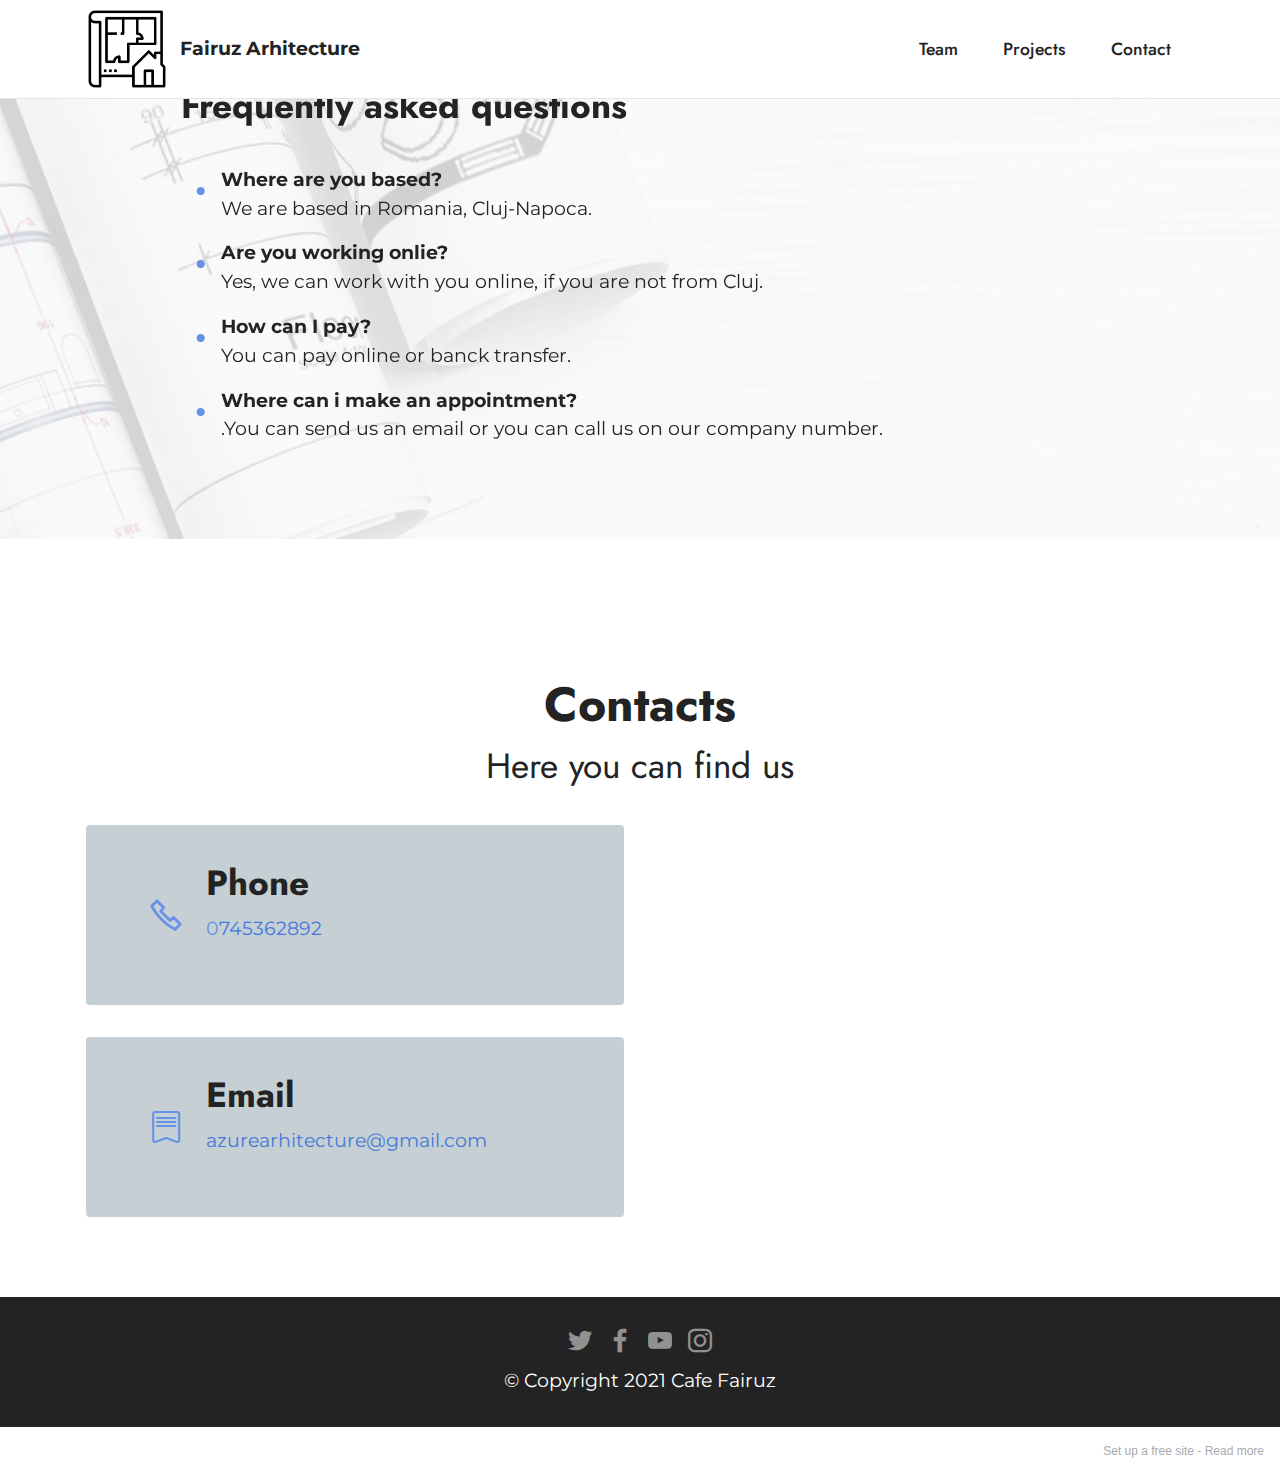
<file: page3.html>
<!DOCTYPE html>
<html  >
<head>
  <!-- Site made with Mobirise Website Builder v5.2.0, https://mobirise.com -->
  <meta charset="UTF-8">
  <meta http-equiv="X-UA-Compatible" content="IE=edge">
  <meta name="generator" content="Mobirise v5.2.0, mobirise.com">
  <meta name="viewport" content="width=device-width, initial-scale=1, minimum-scale=1">
  <link rel="shortcut icon" href="assets/images/floor-plan-163x163.png" type="image/x-icon">
  <meta name="description" content="">
  
  
  <title>Contact</title>
  <link rel="stylesheet" href="assets/web/assets/mobirise-icons2/mobirise2.css">
  <link rel="stylesheet" href="assets/web/assets/mobirise-icons-bold/mobirise-icons-bold.css">
  <link rel="stylesheet" href="assets/tether/tether.min.css">
  <link rel="stylesheet" href="assets/bootstrap/css/bootstrap.min.css">
  <link rel="stylesheet" href="assets/bootstrap/css/bootstrap-grid.min.css">
  <link rel="stylesheet" href="assets/bootstrap/css/bootstrap-reboot.min.css">
  <link rel="stylesheet" href="assets/dropdown/css/style.css">
  <link rel="stylesheet" href="assets/socicon/css/styles.css">
  <link rel="stylesheet" href="assets/theme/css/style.css">
  <link rel="preload" as="style" href="assets/mobirise/css/mbr-additional.css"><link rel="stylesheet" href="assets/mobirise/css/mbr-additional.css" type="text/css">
  
  
  
  
</head>
<body>
  
  <section class="content14 cid-sl2nhXyrLQ mbr-parallax-background" id="content14-1f">
    
    <div class="mbr-overlay" style="opacity: 0.8; background-color: rgb(255, 255, 255);"></div>
    
    <div class="container">
        <div class="row justify-content-center">
            <div class="col-md-12 col-lg-10">
                    <h3 class="mbr-section-title mbr-fonts-style mb-4 display-5">
                        <strong>Frequently asked questions</strong>
                    </h3>
                <ul class="list mbr-fonts-style display-7">
                    <li><strong>Where are you based?</strong><br>We are based in Romania, Cluj-Napoca.</li>
                    <li><strong>Are you working onlie?</strong><br>Yes, we can work with you online, if you are not from Cluj.</li>
                    <li><strong>How can I pay?</strong><br>You can pay online or banck transfer.</li>
                    <li><strong>Where can i make an appointment?
                        </strong><br>.You can send us an email or you can call us on our company number.</li>
                </ul>
            </div>
        </div>
    </div>
</section>

<section class="menu cid-s48OLK6784" once="menu" id="menu1-19">
    
    <nav class="navbar navbar-dropdown navbar-fixed-top navbar-expand-lg">
        <div class="container">
            <div class="navbar-brand">
                <span class="navbar-logo">
                    <a href="index.html">
                        <img src="assets/images/floor-plan-163x163.png" alt="Mobirise" style="height: 5.1rem;">
                    </a>
                </span>
                <span class="navbar-caption-wrap"><a class="navbar-caption text-black text-primary display-7" href="index.html">Fairuz Arhitecture</a></span>
            </div>
            <button class="navbar-toggler" type="button" data-toggle="collapse" data-target="#navbarSupportedContent" aria-controls="navbarNavAltMarkup" aria-expanded="false" aria-label="Toggle navigation">
                <div class="hamburger">
                    <span></span>
                    <span></span>
                    <span></span>
                    <span></span>
                </div>
            </button>
            <div class="collapse navbar-collapse" id="navbarSupportedContent">
                <ul class="navbar-nav nav-dropdown nav-right" data-app-modern-menu="true"><li class="nav-item"><a class="nav-link link text-black text-primary display-4" href="page1.html">Team</a></li>
                    <li class="nav-item"><a class="nav-link link text-black text-primary display-4" href="html.html">Projects</a></li><li class="nav-item"><a class="nav-link link text-black text-primary display-4" href="page3.html">Contact</a></li></ul>
                
                
            </div>
        </div>
    </nav>

</section>

<section class="contacts3 map1 cid-sl2mJhjfPm" id="contacts3-1d">

    
    
    <div class="container">
        <div class="mbr-section-head">
            <h3 class="mbr-section-title mbr-fonts-style align-center mb-0 display-2">
                <strong>Contacts</strong>
            </h3>
            <h4 class="mbr-section-subtitle mbr-fonts-style align-center mb-0 mt-2 display-5">Here you can find us</h4>
        </div>
        <div class="row justify-content-center mt-4">
            <div class="card col-12 col-md-6">
                <div class="card-wrapper">
                    <div class="image-wrapper">
                        <span class="mbr-iconfont mobi-mbri-phone mobi-mbri"></span>
                    </div>
                    <div class="text-wrapper">
                        <h6 class="card-title mbr-fonts-style mb-1 display-5">
                            <strong>Phone</strong>
                        </h6>
                        <p class="mbr-text mbr-fonts-style display-7">
                            <a href="tel:+12345678910" class="text-primary">0</a>745362892&nbsp; &nbsp; &nbsp; &nbsp; &nbsp; &nbsp; &nbsp; &nbsp; &nbsp; &nbsp; &nbsp; &nbsp; &nbsp;</p>
                    </div>
                </div>
                <div class="card-wrapper">
                    <div class="image-wrapper">
                        <span class="mbr-iconfont mbrib-bookmark"></span>
                    </div>
                    <div class="text-wrapper">
                        <h6 class="card-title mbr-fonts-style mb-1 display-5">
                            <strong>Email</strong>
                        </h6>
                        <p class="mbr-text mbr-fonts-style display-7">azurearhitecture@gmail.com&nbsp; &nbsp; &nbsp; &nbsp; &nbsp; &nbsp; &nbsp; &nbsp; &nbsp; &nbsp; &nbsp; &nbsp; &nbsp;</p>
                    </div>
                </div>
            </div>
            <div class="map-wrapper col-12 col-md-6">
                <div class="google-map"></div>
            </div>
        </div>
    </div>
</section>

<section class="footer3 cid-s48P1Icc8J" once="footers" id="footer3-1a">

    

    

    <div class="container">
        <div class="media-container-row align-center mbr-white">
            
            <div class="row social-row">
                <div class="social-list align-right pb-2">
                    
                    
                    
                    
                    
                    
                <div class="soc-item">
                        <a href="https://twitter.com/architecturehub" target="_blank">
                            <span class="mbr-iconfont mbr-iconfont-social socicon-twitter socicon"></span>
                        </a>
                    </div><div class="soc-item">
                        <a href="https://www.facebook.com/Architectural.Designs.Houseplans" target="_blank">
                            <span class="mbr-iconfont mbr-iconfont-social socicon-facebook socicon"></span>
                        </a>
                    </div><div class="soc-item">
                        <a href="https://www.youtube.com/watch?v=_C5vCGB8Xx0&t=35s" target="_blank">
                            <span class="mbr-iconfont mbr-iconfont-social socicon-youtube socicon"></span>
                        </a>
                    </div><div class="soc-item">
                        <a href="https://www.instagram.com/explore/tags/Architecture/" target="_blank">
                            <span class="mbr-iconfont mbr-iconfont-social socicon-instagram socicon"></span>
                        </a>
                    </div></div>
            </div>
            <div class="row row-copirayt">
                <p class="mbr-text mb-0 mbr-fonts-style mbr-white align-center display-7">© Copyright 2021 Cafe Fairuz</p>
            </div>
        </div>
    </div>
</section><section style="background-color: #fff; font-family: -apple-system, BlinkMacSystemFont, 'Segoe UI', 'Roboto', 'Helvetica Neue', Arial, sans-serif; color:#aaa; font-size:12px; padding: 0; align-items: center; display: flex;"><a href="https://mobirise.site/t" style="flex: 1 1; height: 3rem; padding-left: 1rem;"></a><p style="flex: 0 0 auto; margin:0; padding-right:1rem;">Set up a free site - <a href="https://mobirise.site/v" style="color:#aaa;">Read more</a></p></section><script src="assets/web/assets/jquery/jquery.min.js"></script>  <script src="assets/popper/popper.min.js"></script>  <script src="assets/tether/tether.min.js"></script>  <script src="assets/bootstrap/js/bootstrap.min.js"></script>  <script src="assets/smoothscroll/smooth-scroll.js"></script>  <script src="assets/parallax/jarallax.min.js"></script>  <script src="assets/dropdown/js/nav-dropdown.js"></script>  <script src="assets/dropdown/js/navbar-dropdown.js"></script>  <script src="assets/touchswipe/jquery.touch-swipe.min.js"></script>  <script src="assets/theme/js/script.js"></script>  
  
  
</body>
</html>
</file>
<file: assets/web/assets/mobirise-icons2/mobirise2.css>
@font-face {
  font-family: 'Moririse2';
  font-display: swap;
  src:  url('mobirise2.eot?f2bix4');
  src:  url('mobirise2.eot?f2bix4#iefix') format('embedded-opentype'),
    url('mobirise2.ttf?f2bix4') format('truetype'),
    url('mobirise2.woff?f2bix4') format('woff'),
    url('mobirise2.svg?f2bix4#mobirise2') format('svg');
  font-weight: normal;
  font-style: normal;
}

[class^="mobi-"], [class*=" mobi-"] {
  /* use !important to prevent issues with browser extensions that change fonts */
  font-family: 'Moririse2' !important;
  speak: none;
  font-style: normal;
  font-weight: normal;
  font-variant: normal;
  text-transform: none;
  line-height: 1;

  /* Better Font Rendering =========== */
  -webkit-font-smoothing: antialiased;
  -moz-osx-font-smoothing: grayscale;
}

.mobi-mbri-add-submenu:before {
  content: "\e900";
}
.mobi-mbri-alert:before {
  content: "\e901";
}
.mobi-mbri-align-center:before {
  content: "\e902";
}
.mobi-mbri-align-justify:before {
  content: "\e903";
}
.mobi-mbri-align-left:before {
  content: "\e904";
}
.mobi-mbri-align-right:before {
  content: "\e905";
}
.mobi-mbri-android:before {
  content: "\e906";
}
.mobi-mbri-apple:before {
  content: "\e907";
}
.mobi-mbri-arrow-down:before {
  content: "\e908";
}
.mobi-mbri-arrow-next:before {
  content: "\e909";
}
.mobi-mbri-arrow-prev:before {
  content: "\e90a";
}
.mobi-mbri-arrow-up:before {
  content: "\e90b";
}
.mobi-mbri-bold:before {
  content: "\e90c";
}
.mobi-mbri-bookmark:before {
  content: "\e90d";
}
.mobi-mbri-bootstrap:before {
  content: "\e90e";
}
.mobi-mbri-briefcase:before {
  content: "\e90f";
}
.mobi-mbri-browse:before {
  content: "\e910";
}
.mobi-mbri-bulleted-list:before {
  content: "\e911";
}
.mobi-mbri-calendar:before {
  content: "\e912";
}
.mobi-mbri-camera:before {
  content: "\e913";
}
.mobi-mbri-cart-add:before {
  content: "\e914";
}
.mobi-mbri-cart-full:before {
  content: "\e915";
}
.mobi-mbri-cash:before {
  content: "\e916";
}
.mobi-mbri-change-style:before {
  content: "\e917";
}
.mobi-mbri-chat:before {
  content: "\e918";
}
.mobi-mbri-clock:before {
  content: "\e919";
}
.mobi-mbri-close:before {
  content: "\e91a";
}
.mobi-mbri-cloud:before {
  content: "\e91b";
}
.mobi-mbri-code:before {
  content: "\e91c";
}
.mobi-mbri-contact-form:before {
  content: "\e91d";
}
.mobi-mbri-credit-card:before {
  content: "\e91e";
}
.mobi-mbri-cursor-click:before {
  content: "\e91f";
}
.mobi-mbri-cust-feedback:before {
  content: "\e920";
}
.mobi-mbri-database:before {
  content: "\e921";
}
.mobi-mbri-delivery:before {
  content: "\e922";
}
.mobi-mbri-desktop:before {
  content: "\e923";
}
.mobi-mbri-devices:before {
  content: "\e924";
}
.mobi-mbri-down:before {
  content: "\e925";
}
.mobi-mbri-download-2:before {
  content: "\e926";
}
.mobi-mbri-download:before {
  content: "\e927";
}
.mobi-mbri-drag-n-drop-2:before {
  content: "\e928";
}
.mobi-mbri-drag-n-drop:before {
  content: "\e929";
}
.mobi-mbri-edit-2:before {
  content: "\e92a";
}
.mobi-mbri-edit:before {
  content: "\e92b";
}
.mobi-mbri-error:before {
  content: "\e92c";
}
.mobi-mbri-extension:before {
  content: "\e92d";
}
.mobi-mbri-features:before {
  content: "\e92e";
}
.mobi-mbri-file:before {
  content: "\e92f";
}
.mobi-mbri-flag:before {
  content: "\e930";
}
.mobi-mbri-folder:before {
  content: "\e931";
}
.mobi-mbri-gift:before {
  content: "\e932";
}
.mobi-mbri-github:before {
  content: "\e933";
}
.mobi-mbri-globe-2:before {
  content: "\e934";
}
.mobi-mbri-globe:before {
  content: "\e935";
}
.mobi-mbri-growing-chart:before {
  content: "\e936";
}
.mobi-mbri-hearth:before {
  content: "\e937";
}
.mobi-mbri-help:before {
  content: "\e938";
}
.mobi-mbri-home:before {
  content: "\e939";
}
.mobi-mbri-hot-cup:before {
  content: "\e93a";
}
.mobi-mbri-idea:before {
  content: "\e93b";
}
.mobi-mbri-image-gallery:before {
  content: "\e93c";
}
.mobi-mbri-image-slider:before {
  content: "\e93d";
}
.mobi-mbri-info:before {
  content: "\e93e";
}
.mobi-mbri-italic:before {
  content: "\e93f";
}
.mobi-mbri-key:before {
  content: "\e940";
}
.mobi-mbri-laptop:before {
  content: "\e941";
}
.mobi-mbri-layers:before {
  content: "\e942";
}
.mobi-mbri-left-right:before {
  content: "\e943";
}
.mobi-mbri-left:before {
  content: "\e944";
}
.mobi-mbri-letter:before {
  content: "\e945";
}
.mobi-mbri-like:before {
  content: "\e946";
}
.mobi-mbri-link:before {
  content: "\e947";
}
.mobi-mbri-lock:before {
  content: "\e948";
}
.mobi-mbri-login:before {
  content: "\e949";
}
.mobi-mbri-logout:before {
  content: "\e94a";
}
.mobi-mbri-magic-stick:before {
  content: "\e94b";
}
.mobi-mbri-map-pin:before {
  content: "\e94c";
}
.mobi-mbri-menu:before {
  content: "\e94d";
}
.mobi-mbri-mobile-2:before {
  content: "\e94e";
}
.mobi-mbri-mobile-horizontal:before {
  content: "\e94f";
}
.mobi-mbri-mobile:before {
  content: "\e950";
}
.mobi-mbri-mobirise:before {
  content: "\e951";
}
.mobi-mbri-more-horizontal:before {
  content: "\e952";
}
.mobi-mbri-more-vertical:before {
  content: "\e953";
}
.mobi-mbri-music:before {
  content: "\e954";
}
.mobi-mbri-new-file:before {
  content: "\e955";
}
.mobi-mbri-numbered-list:before {
  content: "\e956";
}
.mobi-mbri-opened-folder:before {
  content: "\e957";
}
.mobi-mbri-pages:before {
  content: "\e958";
}
.mobi-mbri-paper-plane:before {
  content: "\e959";
}
.mobi-mbri-paperclip:before {
  content: "\e95a";
}
.mobi-mbri-phone:before {
  content: "\e95b";
}
.mobi-mbri-photo:before {
  content: "\e95c";
}
.mobi-mbri-photos:before {
  content: "\e95d";
}
.mobi-mbri-pin:before {
  content: "\e95e";
}
.mobi-mbri-play:before {
  content: "\e95f";
}
.mobi-mbri-plus:before {
  content: "\e960";
}
.mobi-mbri-preview:before {
  content: "\e961";
}
.mobi-mbri-print:before {
  content: "\e962";
}
.mobi-mbri-protect:before {
  content: "\e963";
}
.mobi-mbri-question:before {
  content: "\e964";
}
.mobi-mbri-quote-left:before {
  content: "\e965";
}
.mobi-mbri-quote-right:before {
  content: "\e966";
}
.mobi-mbri-redo:before {
  content: "\e967";
}
.mobi-mbri-refresh:before {
  content: "\e968";
}
.mobi-mbri-responsive-2:before {
  content: "\e969";
}
.mobi-mbri-responsive:before {
  content: "\e96a";
}
.mobi-mbri-right:before {
  content: "\e96b";
}
.mobi-mbri-rocket:before {
  content: "\e96c";
}
.mobi-mbri-sad-face:before {
  content: "\e96d";
}
.mobi-mbri-sale:before {
  content: "\e96e";
}
.mobi-mbri-save:before {
  content: "\e96f";
}
.mobi-mbri-search:before {
  content: "\e970";
}
.mobi-mbri-setting-2:before {
  content: "\e971";
}
.mobi-mbri-setting-3:before {
  content: "\e972";
}
.mobi-mbri-setting:before {
  content: "\e973";
}
.mobi-mbri-share:before {
  content: "\e974";
}
.mobi-mbri-shopping-bag:before {
  content: "\e975";
}
.mobi-mbri-shopping-basket:before {
  content: "\e976";
}
.mobi-mbri-shopping-cart:before {
  content: "\e977";
}
.mobi-mbri-sites:before {
  content: "\e978";
}
.mobi-mbri-smile-face:before {
  content: "\e979";
}
.mobi-mbri-speed:before {
  content: "\e97a";
}
.mobi-mbri-star:before {
  content: "\e97b";
}
.mobi-mbri-success:before {
  content: "\e97c";
}
.mobi-mbri-sun:before {
  content: "\e97d";
}
.mobi-mbri-sun2:before {
  content: "\e97e";
}
.mobi-mbri-tablet-vertical:before {
  content: "\e97f";
}
.mobi-mbri-tablet:before {
  content: "\e980";
}
.mobi-mbri-target:before {
  content: "\e981";
}
.mobi-mbri-timer:before {
  content: "\e982";
}
.mobi-mbri-to-ftp:before {
  content: "\e983";
}
.mobi-mbri-to-local-drive:before {
  content: "\e984";
}
.mobi-mbri-touch-swipe:before {
  content: "\e985";
}
.mobi-mbri-touch:before {
  content: "\e986";
}
.mobi-mbri-trash:before {
  content: "\e987";
}
.mobi-mbri-underline:before {
  content: "\e988";
}
.mobi-mbri-undo:before {
  content: "\e989";
}
.mobi-mbri-unlink:before {
  content: "\e98a";
}
.mobi-mbri-unlock:before {
  content: "\e98b";
}
.mobi-mbri-up-down:before {
  content: "\e98c";
}
.mobi-mbri-up:before {
  content: "\e98d";
}
.mobi-mbri-update:before {
  content: "\e98e";
}
.mobi-mbri-upload-2:before {
  content: "\e98f";
}
.mobi-mbri-upload:before {
  content: "\e990";
}
.mobi-mbri-user-2:before {
  content: "\e991";
}
.mobi-mbri-user:before {
  content: "\e992";
}
.mobi-mbri-users:before {
  content: "\e993";
}
.mobi-mbri-video-play:before {
  content: "\e994";
}
.mobi-mbri-video:before {
  content: "\e995";
}
.mobi-mbri-watch:before {
  content: "\e996";
}
.mobi-mbri-website-theme-2:before {
  content: "\e997";
}
.mobi-mbri-website-theme:before {
  content: "\e998";
}
.mobi-mbri-wifi:before {
  content: "\e999";
}
.mobi-mbri-windows:before {
  content: "\e99a";
}
.mobi-mbri-zoom-in:before {
  content: "\e99b";
}
.mobi-mbri-zoom-out:before {
  content: "\e99c";
}
</file>
<file: assets/dropdown/css/style.css>
.navbar-dropdown {
  left: 0;
  padding: 0;
  position: absolute;
  right: 0;
  top: 0;
  transition: all 0.45s ease;
  z-index: 1030;
  background: #282828; }
  .navbar-dropdown .navbar-logo {
    margin-right: 0.8rem;
    transition: margin 0.3s ease-in-out;
    vertical-align: middle; }
    .navbar-dropdown .navbar-logo img {
      height: 3.125rem;
      transition: all 0.3s ease-in-out; }
    .navbar-dropdown .navbar-logo.mbr-iconfont {
      font-size: 3.125rem;
      line-height: 3.125rem; }
  .navbar-dropdown .navbar-caption {
    font-weight: 700;
    white-space: normal;
    vertical-align: -4px;
    line-height: 3.125rem !important; }
    .navbar-dropdown .navbar-caption, .navbar-dropdown .navbar-caption:hover {
      color: inherit;
      text-decoration: none; }
  .navbar-dropdown .mbr-iconfont + .navbar-caption {
    vertical-align: -1px; }
  .navbar-dropdown.navbar-fixed-top {
    position: fixed; }
  .navbar-dropdown .navbar-brand span {
    vertical-align: -4px; }
  .navbar-dropdown.bg-color.transparent {
    background: none; }
  .navbar-dropdown.navbar-short .navbar-brand {
    padding: 0.625rem 0; }
    .navbar-dropdown.navbar-short .navbar-brand span {
      vertical-align: -1px; }
  .navbar-dropdown.navbar-short .navbar-caption {
    line-height: 2.375rem !important;
    vertical-align: -2px; }
  .navbar-dropdown.navbar-short .navbar-logo {
    margin-right: 0.5rem; }
    .navbar-dropdown.navbar-short .navbar-logo img {
      height: 2.375rem; }
    .navbar-dropdown.navbar-short .navbar-logo.mbr-iconfont {
      font-size: 2.375rem;
      line-height: 2.375rem; }
  .navbar-dropdown.navbar-short .mbr-table-cell {
    height: 3.625rem; }
  .navbar-dropdown .navbar-close {
    left: 0.6875rem;
    position: fixed;
    top: 0.75rem;
    z-index: 1000; }
  .navbar-dropdown .hamburger-icon {
    content: "";
    display: inline-block;
    vertical-align: middle;
    width: 16px;
    -webkit-box-shadow: 0 -6px 0 1px #282828,0 0 0 1px #282828,0 6px 0 1px #282828;
    -moz-box-shadow: 0 -6px 0 1px #282828,0 0 0 1px #282828,0 6px 0 1px #282828;
    box-shadow: 0 -6px 0 1px #282828,0 0 0 1px #282828,0 6px 0 1px #282828; }

.dropdown-menu .dropdown-toggle[data-toggle="dropdown-submenu"]::after {
  border-bottom: 0.35em solid transparent;
  border-left: 0.35em solid;
  border-right: 0;
  border-top: 0.35em solid transparent;
  margin-left: 0.3rem; }

.dropdown-menu .dropdown-item:focus {
  outline: 0; }

.nav-dropdown {
  font-size: 0.75rem;
  font-weight: 500;
  height: auto !important; }
  .nav-dropdown .nav-btn {
    padding-left: 1rem; }
  .nav-dropdown .link {
    margin: .667em 1.667em;
    font-weight: 500;
    padding: 0;
    transition: color .2s ease-in-out; }
    .nav-dropdown .link.dropdown-toggle {
      margin-right: 2.583em; }
      .nav-dropdown .link.dropdown-toggle::after {
        margin-left: .25rem;
        border-top: 0.35em solid;
        border-right: 0.35em solid transparent;
        border-left: 0.35em solid transparent;
        border-bottom: 0; }
      .nav-dropdown .link.dropdown-toggle[aria-expanded="true"] {
        margin: 0;
        padding: 0.667em 3.263em  0.667em 1.667em; }
  .nav-dropdown .link::after,
  .nav-dropdown .dropdown-item::after {
    color: inherit; }
  .nav-dropdown .btn {
    font-size: 0.75rem;
    font-weight: 700;
    letter-spacing: 0;
    margin-bottom: 0;
    padding-left: 1.25rem;
    padding-right: 1.25rem; }
  .nav-dropdown .dropdown-menu {
    border-radius: 0;
    border: 0;
    left: 0;
    margin: 0;
    padding-bottom: 1.25rem;
    padding-top: 1.25rem;
    position: relative; }
  .nav-dropdown .dropdown-submenu {
    margin-left: 0.125rem;
    top: 0; }
  .nav-dropdown .dropdown-item {
    font-weight: 500;
    line-height: 2;
    padding: 0.3846em 4.615em 0.3846em 1.5385em;
    position: relative;
    transition: color .2s ease-in-out, background-color .2s ease-in-out; }
    .nav-dropdown .dropdown-item::after {
      margin-top: -0.3077em;
      position: absolute;
      right: 1.1538em;
      top: 50%; }
    .nav-dropdown .dropdown-item:focus, .nav-dropdown .dropdown-item:hover {
      background: none; }

@media (max-width: 767px) {
  .nav-dropdown.navbar-toggleable-sm {
    bottom: 0;
    display: none;
    left: 0;
    overflow-x: hidden;
    position: fixed;
    top: 0;
    transform: translateX(-100%);
    -ms-transform: translateX(-100%);
    -webkit-transform: translateX(-100%);
    width: 18.75rem;
    z-index: 999; } }
.nav-dropdown.navbar-toggleable-xl {
  bottom: 0;
  display: none;
  left: 0;
  overflow-x: hidden;
  position: fixed;
  top: 0;
  transform: translateX(-100%);
  -ms-transform: translateX(-100%);
  -webkit-transform: translateX(-100%);
  width: 18.75rem;
  z-index: 999; }

.nav-dropdown-sm {
  display: block !important;
  overflow-x: hidden;
  overflow: auto;
  padding-top: 3.875rem; }
  .nav-dropdown-sm::after {
    content: "";
    display: block;
    height: 3rem;
    width: 100%; }
  .nav-dropdown-sm.collapse.in ~ .navbar-close {
    display: block !important; }
  .nav-dropdown-sm.collapsing, .nav-dropdown-sm.collapse.in {
    transform: translateX(0);
    -ms-transform: translateX(0);
    -webkit-transform: translateX(0);
    transition: all 0.25s ease-out;
    -webkit-transition: all 0.25s ease-out;
    background: #282828; }
  .nav-dropdown-sm.collapsing[aria-expanded="false"] {
    transform: translateX(-100%);
    -ms-transform: translateX(-100%);
    -webkit-transform: translateX(-100%); }
  .nav-dropdown-sm .nav-item {
    display: block;
    margin-left: 0 !important;
    padding-left: 0; }
  .nav-dropdown-sm .link,
  .nav-dropdown-sm .dropdown-item {
    border-top: 1px dotted rgba(255, 255, 255, 0.1);
    font-size: 0.8125rem;
    line-height: 1.6;
    margin: 0 !important;
    padding: 0.875rem 2.4rem 0.875rem 1.5625rem !important;
    position: relative;
    white-space: normal; }
    .nav-dropdown-sm .link:focus, .nav-dropdown-sm .link:hover,
    .nav-dropdown-sm .dropdown-item:focus,
    .nav-dropdown-sm .dropdown-item:hover {
      background: rgba(0, 0, 0, 0.2) !important;
      color: #c0a375; }
  .nav-dropdown-sm .nav-btn {
    position: relative;
    padding: 1.5625rem 1.5625rem 0 1.5625rem; }
    .nav-dropdown-sm .nav-btn::before {
      border-top: 1px dotted rgba(255, 255, 255, 0.1);
      content: "";
      left: 0;
      position: absolute;
      top: 0;
      width: 100%; }
    .nav-dropdown-sm .nav-btn + .nav-btn {
      padding-top: 0.625rem; }
      .nav-dropdown-sm .nav-btn + .nav-btn::before {
        display: none; }
  .nav-dropdown-sm .btn {
    padding: 0.625rem 0; }
  .nav-dropdown-sm .dropdown-toggle[data-toggle="dropdown-submenu"]::after {
    margin-left: .25rem;
    border-top: 0.35em solid;
    border-right: 0.35em solid transparent;
    border-left: 0.35em solid transparent;
    border-bottom: 0; }
  .nav-dropdown-sm .dropdown-toggle[data-toggle="dropdown-submenu"][aria-expanded="true"]::after {
    border-top: 0;
    border-right: 0.35em solid transparent;
    border-left: 0.35em solid transparent;
    border-bottom: 0.35em solid; }
  .nav-dropdown-sm .dropdown-menu {
    margin: 0;
    padding: 0;
    position: relative;
    top: 0;
    left: 0;
    width: 100%;
    border: 0;
    float: none;
    border-radius: 0;
    background: none; }
  .nav-dropdown-sm .dropdown-submenu {
    left: 100%;
    margin-left: 0.125rem;
    margin-top: -1.25rem;
    top: 0; }

.navbar-toggleable-sm .nav-dropdown .dropdown-menu {
  position: absolute; }

.navbar-toggleable-sm .nav-dropdown .dropdown-submenu {
  left: 100%;
  margin-left: 0.125rem;
  margin-top: -1.25rem;
  top: 0; }

.navbar-toggleable-sm.opened .nav-dropdown .dropdown-menu {
  position: relative; }

.navbar-toggleable-sm.opened .nav-dropdown .dropdown-submenu {
  left: 0;
  margin-left: 00rem;
  margin-top: 0rem;
  top: 0; }

.is-builder .nav-dropdown.collapsing {
  transition: none !important; }

/*# sourceMappingURL=style.css.map */
</file>
<file: assets/socicon/css/styles.css>
@charset "UTF-8";

@font-face {
  font-family: 'Socicon';
  src:  url('../fonts/socicon.eot');
  src:  url('../fonts/socicon.eot?#iefix') format('embedded-opentype'),
    url('../fonts/socicon.woff2') format('woff2'),
    url('../fonts/socicon.ttf') format('truetype'),
    url('../fonts/socicon.woff') format('woff'),
    url('../fonts/socicon.svg#socicon') format('svg');
  font-weight: normal;
  font-style: normal;
}

[data-icon]:before {
  font-family: "socicon" !important;
  content: attr(data-icon);
  font-style: normal !important;
  font-weight: normal !important;
  font-variant: normal !important;
  text-transform: none !important;
  speak: none;
  line-height: 1;
  -webkit-font-smoothing: antialiased;
  -moz-osx-font-smoothing: grayscale;
}

[class^="socicon-"], [class*=" socicon-"] {
  /* use !important to prevent issues with browser extensions that change fonts */
  font-family: 'Socicon' !important;
  speak: none;
  font-style: normal;
  font-weight: normal;
  font-variant: normal;
  text-transform: none;
  line-height: 1;

  /* Better Font Rendering =========== */
  -webkit-font-smoothing: antialiased;
  -moz-osx-font-smoothing: grayscale;
}

.socicon-eitaa:before {
  content: "\e97c";
}
.socicon-soroush:before {
  content: "\e97d";
}
.socicon-bale:before {
  content: "\e97e";
}
.socicon-zazzle:before {
  content: "\e97b";
}
.socicon-society6:before {
  content: "\e97a";
}
.socicon-redbubble:before {
  content: "\e979";
}
.socicon-avvo:before {
  content: "\e978";
}
.socicon-stitcher:before {
  content: "\e977";
}
.socicon-googlehangouts:before {
  content: "\e974";
}
.socicon-dlive:before {
  content: "\e975";
}
.socicon-vsco:before {
  content: "\e976";
}
.socicon-flipboard:before {
  content: "\e973";
}
.socicon-ubuntu:before {
  content: "\e958";
}
.socicon-artstation:before {
  content: "\e959";
}
.socicon-invision:before {
  content: "\e95a";
}
.socicon-torial:before {
  content: "\e95b";
}
.socicon-collectorz:before {
  content: "\e95c";
}
.socicon-seenthis:before {
  content: "\e95d";
}
.socicon-googleplaymusic:before {
  content: "\e95e";
}
.socicon-debian:before {
  content: "\e95f";
}
.socicon-filmfreeway:before {
  content: "\e960";
}
.socicon-gnome:before {
  content: "\e961";
}
.socicon-itchio:before {
  content: "\e962";
}
.socicon-jamendo:before {
  content: "\e963";
}
.socicon-mix:before {
  content: "\e964";
}
.socicon-sharepoint:before {
  content: "\e965";
}
.socicon-tinder:before {
  content: "\e966";
}
.socicon-windguru:before {
  content: "\e967";
}
.socicon-cdbaby:before {
  content: "\e968";
}
.socicon-elementaryos:before {
  content: "\e969";
}
.socicon-stage32:before {
  content: "\e96a";
}
.socicon-tiktok:before {
  content: "\e96b";
}
.socicon-gitter:before {
  content: "\e96c";
}
.socicon-letterboxd:before {
  content: "\e96d";
}
.socicon-threema:before {
  content: "\e96e";
}
.socicon-splice:before {
  content: "\e96f";
}
.socicon-metapop:before {
  content: "\e970";
}
.socicon-naver:before {
  content: "\e971";
}
.socicon-remote:before {
  content: "\e972";
}
.socicon-internet:before {
  content: "\e957";
}
.socicon-moddb:before {
  content: "\e94b";
}
.socicon-indiedb:before {
  content: "\e94c";
}
.socicon-traxsource:before {
  content: "\e94d";
}
.socicon-gamefor:before {
  content: "\e94e";
}
.socicon-pixiv:before {
  content: "\e94f";
}
.socicon-myanimelist:before {
  content: "\e950";
}
.socicon-blackberry:before {
  content: "\e951";
}
.socicon-wickr:before {
  content: "\e952";
}
.socicon-spip:before {
  content: "\e953";
}
.socicon-napster:before {
  content: "\e954";
}
.socicon-beatport:before {
  content: "\e955";
}
.socicon-hackerone:before {
  content: "\e956";
}
.socicon-hackernews:before {
  content: "\e946";
}
.socicon-smashwords:before {
  content: "\e947";
}
.socicon-kobo:before {
  content: "\e948";
}
.socicon-bookbub:before {
  content: "\e949";
}
.socicon-mailru:before {
  content: "\e94a";
}
.socicon-gitlab:before {
  content: "\e945";
}
.socicon-instructables:before {
  content: "\e944";
}
.socicon-portfolio:before {
  content: "\e943";
}
.socicon-codered:before {
  content: "\e940";
}
.socicon-origin:before {
  content: "\e941";
}
.socicon-nextdoor:before {
  content: "\e942";
}
.socicon-udemy:before {
  content: "\e93f";
}
.socicon-livemaster:before {
  content: "\e93e";
}
.socicon-crunchbase:before {
  content: "\e93b";
}
.socicon-homefy:before {
  content: "\e93c";
}
.socicon-calendly:before {
  content: "\e93d";
}
.socicon-realtor:before {
  content: "\e90f";
}
.socicon-tidal:before {
  content: "\e910";
}
.socicon-qobuz:before {
  content: "\e911";
}
.socicon-natgeo:before {
  content: "\e912";
}
.socicon-mastodon:before {
  content: "\e913";
}
.socicon-unsplash:before {
  content: "\e914";
}
.socicon-homeadvisor:before {
  content: "\e915";
}
.socicon-angieslist:before {
  content: "\e916";
}
.socicon-codepen:before {
  content: "\e917";
}
.socicon-slack:before {
  content: "\e918";
}
.socicon-openaigym:before {
  content: "\e919";
}
.socicon-logmein:before {
  content: "\e91a";
}
.socicon-fiverr:before {
  content: "\e91b";
}
.socicon-gotomeeting:before {
  content: "\e91c";
}
.socicon-aliexpress:before {
  content: "\e91d";
}
.socicon-guru:before {
  content: "\e91e";
}
.socicon-appstore:before {
  content: "\e91f";
}
.socicon-homes:before {
  content: "\e920";
}
.socicon-zoom:before {
  content: "\e921";
}
.socicon-alibaba:before {
  content: "\e922";
}
.socicon-craigslist:before {
  content: "\e923";
}
.socicon-wix:before {
  content: "\e924";
}
.socicon-redfin:before {
  content: "\e925";
}
.socicon-googlecalendar:before {
  content: "\e926";
}
.socicon-shopify:before {
  content: "\e927";
}
.socicon-freelancer:before {
  content: "\e928";
}
.socicon-seedrs:before {
  content: "\e929";
}
.socicon-bing:before {
  content: "\e92a";
}
.socicon-doodle:before {
  content: "\e92b";
}
.socicon-bonanza:before {
  content: "\e92c";
}
.socicon-squarespace:before {
  content: "\e92d";
}
.socicon-toptal:before {
  content: "\e92e";
}
.socicon-gust:before {
  content: "\e92f";
}
.socicon-ask:before {
  content: "\e930";
}
.socicon-trulia:before {
  content: "\e931";
}
.socicon-loomly:before {
  content: "\e932";
}
.socicon-ghost:before {
  content: "\e933";
}
.socicon-upwork:before {
  content: "\e934";
}
.socicon-fundable:before {
  content: "\e935";
}
.socicon-booking:before {
  content: "\e936";
}
.socicon-googlemaps:before {
  content: "\e937";
}
.socicon-zillow:before {
  content: "\e938";
}
.socicon-niconico:before {
  content: "\e939";
}
.socicon-toneden:before {
  content: "\e93a";
}
.socicon-augment:before {
  content: "\e908";
}
.socicon-bitbucket:before {
  content: "\e909";
}
.socicon-fyuse:before {
  content: "\e90a";
}
.socicon-yt-gaming:before {
  content: "\e90b";
}
.socicon-sketchfab:before {
  content: "\e90c";
}
.socicon-mobcrush:before {
  content: "\e90d";
}
.socicon-microsoft:before {
  content: "\e90e";
}
.socicon-pandora:before {
  content: "\e907";
}
.socicon-messenger:before {
  content: "\e906";
}
.socicon-gamewisp:before {
  content: "\e905";
}
.socicon-bloglovin:before {
  content: "\e904";
}
.socicon-tunein:before {
  content: "\e903";
}
.socicon-gamejolt:before {
  content: "\e901";
}
.socicon-trello:before {
  content: "\e902";
}
.socicon-spreadshirt:before {
  content: "\e900";
}
.socicon-500px:before {
  content: "\e000";
}
.socicon-8tracks:before {
  content: "\e001";
}
.socicon-airbnb:before {
  content: "\e002";
}
.socicon-alliance:before {
  content: "\e003";
}
.socicon-amazon:before {
  content: "\e004";
}
.socicon-amplement:before {
  content: "\e005";
}
.socicon-android:before {
  content: "\e006";
}
.socicon-angellist:before {
  content: "\e007";
}
.socicon-apple:before {
  content: "\e008";
}
.socicon-appnet:before {
  content: "\e009";
}
.socicon-baidu:before {
  content: "\e00a";
}
.socicon-bandcamp:before {
  content: "\e00b";
}
.socicon-battlenet:before {
  content: "\e00c";
}
.socicon-mixer:before {
  content: "\e00d";
}
.socicon-bebee:before {
  content: "\e00e";
}
.socicon-bebo:before {
  content: "\e00f";
}
.socicon-behance:before {
  content: "\e010";
}
.socicon-blizzard:before {
  content: "\e011";
}
.socicon-blogger:before {
  content: "\e012";
}
.socicon-buffer:before {
  content: "\e013";
}
.socicon-chrome:before {
  content: "\e014";
}
.socicon-coderwall:before {
  content: "\e015";
}
.socicon-curse:before {
  content: "\e016";
}
.socicon-dailymotion:before {
  content: "\e017";
}
.socicon-deezer:before {
  content: "\e018";
}
.socicon-delicious:before {
  content: "\e019";
}
.socicon-deviantart:before {
  content: "\e01a";
}
.socicon-diablo:before {
  content: "\e01b";
}
.socicon-digg:before {
  content: "\e01c";
}
.socicon-discord:before {
  content: "\e01d";
}
.socicon-disqus:before {
  content: "\e01e";
}
.socicon-douban:before {
  content: "\e01f";
}
.socicon-draugiem:before {
  content: "\e020";
}
.socicon-dribbble:before {
  content: "\e021";
}
.socicon-drupal:before {
  content: "\e022";
}
.socicon-ebay:before {
  content: "\e023";
}
.socicon-ello:before {
  content: "\e024";
}
.socicon-endomodo:before {
  content: "\e025";
}
.socicon-envato:before {
  content: "\e026";
}
.socicon-etsy:before {
  content: "\e027";
}
.socicon-facebook:before {
  content: "\e028";
}
.socicon-feedburner:before {
  content: "\e029";
}
.socicon-filmweb:before {
  content: "\e02a";
}
.socicon-firefox:before {
  content: "\e02b";
}
.socicon-flattr:before {
  content: "\e02c";
}
.socicon-flickr:before {
  content: "\e02d";
}
.socicon-formulr:before {
  content: "\e02e";
}
.socicon-forrst:before {
  content: "\e02f";
}
.socicon-foursquare:before {
  content: "\e030";
}
.socicon-friendfeed:before {
  content: "\e031";
}
.socicon-github:before {
  content: "\e032";
}
.socicon-goodreads:before {
  content: "\e033";
}
.socicon-google:before {
  content: "\e034";
}
.socicon-googlescholar:before {
  content: "\e035";
}
.socicon-googlegroups:before {
  content: "\e036";
}
.socicon-googlephotos:before {
  content: "\e037";
}
.socicon-googleplus:before {
  content: "\e038";
}
.socicon-grooveshark:before {
  content: "\e039";
}
.socicon-hackerrank:before {
  content: "\e03a";
}
.socicon-hearthstone:before {
  content: "\e03b";
}
.socicon-hellocoton:before {
  content: "\e03c";
}
.socicon-heroes:before {
  content: "\e03d";
}
.socicon-smashcast:before {
  content: "\e03e";
}
.socicon-horde:before {
  content: "\e03f";
}
.socicon-houzz:before {
  content: "\e040";
}
.socicon-icq:before {
  content: "\e041";
}
.socicon-identica:before {
  content: "\e042";
}
.socicon-imdb:before {
  content: "\e043";
}
.socicon-instagram:before {
  content: "\e044";
}
.socicon-issuu:before {
  content: "\e045";
}
.socicon-istock:before {
  content: "\e046";
}
.socicon-itunes:before {
  content: "\e047";
}
.socicon-keybase:before {
  content: "\e048";
}
.socicon-lanyrd:before {
  content: "\e049";
}
.socicon-lastfm:before {
  content: "\e04a";
}
.socicon-line:before {
  content: "\e04b";
}
.socicon-linkedin:before {
  content: "\e04c";
}
.socicon-livejournal:before {
  content: "\e04d";
}
.socicon-lyft:before {
  content: "\e04e";
}
.socicon-macos:before {
  content: "\e04f";
}
.socicon-mail:before {
  content: "\e050";
}
.socicon-medium:before {
  content: "\e051";
}
.socicon-meetup:before {
  content: "\e052";
}
.socicon-mixcloud:before {
  content: "\e053";
}
.socicon-modelmayhem:before {
  content: "\e054";
}
.socicon-mumble:before {
  content: "\e055";
}
.socicon-myspace:before {
  content: "\e056";
}
.socicon-newsvine:before {
  content: "\e057";
}
.socicon-nintendo:before {
  content: "\e058";
}
.socicon-npm:before {
  content: "\e059";
}
.socicon-odnoklassniki:before {
  content: "\e05a";
}
.socicon-openid:before {
  content: "\e05b";
}
.socicon-opera:before {
  content: "\e05c";
}
.socicon-outlook:before {
  content: "\e05d";
}
.socicon-overwatch:before {
  content: "\e05e";
}
.socicon-patreon:before {
  content: "\e05f";
}
.socicon-paypal:before {
  content: "\e060";
}
.socicon-periscope:before {
  content: "\e061";
}
.socicon-persona:before {
  content: "\e062";
}
.socicon-pinterest:before {
  content: "\e063";
}
.socicon-play:before {
  content: "\e064";
}
.socicon-player:before {
  content: "\e065";
}
.socicon-playstation:before {
  content: "\e066";
}
.socicon-pocket:before {
  content: "\e067";
}
.socicon-qq:before {
  content: "\e068";
}
.socicon-quora:before {
  content: "\e069";
}
.socicon-raidcall:before {
  content: "\e06a";
}
.socicon-ravelry:before {
  content: "\e06b";
}
.socicon-reddit:before {
  content: "\e06c";
}
.socicon-renren:before {
  content: "\e06d";
}
.socicon-researchgate:before {
  content: "\e06e";
}
.socicon-residentadvisor:before {
  content: "\e06f";
}
.socicon-reverbnation:before {
  content: "\e070";
}
.socicon-rss:before {
  content: "\e071";
}
.socicon-sharethis:before {
  content: "\e072";
}
.socicon-skype:before {
  content: "\e073";
}
.socicon-slideshare:before {
  content: "\e074";
}
.socicon-smugmug:before {
  content: "\e075";
}
.socicon-snapchat:before {
  content: "\e076";
}
.socicon-songkick:before {
  content: "\e077";
}
.socicon-soundcloud:before {
  content: "\e078";
}
.socicon-spotify:before {
  content: "\e079";
}
.socicon-stackexchange:before {
  content: "\e07a";
}
.socicon-stackoverflow:before {
  content: "\e07b";
}
.socicon-starcraft:before {
  content: "\e07c";
}
.socicon-stayfriends:before {
  content: "\e07d";
}
.socicon-steam:before {
  content: "\e07e";
}
.socicon-storehouse:before {
  content: "\e07f";
}
.socicon-strava:before {
  content: "\e080";
}
.socicon-streamjar:before {
  content: "\e081";
}
.socicon-stumbleupon:before {
  content: "\e082";
}
.socicon-swarm:before {
  content: "\e083";
}
.socicon-teamspeak:before {
  content: "\e084";
}
.socicon-teamviewer:before {
  content: "\e085";
}
.socicon-technorati:before {
  content: "\e086";
}
.socicon-telegram:before {
  content: "\e087";
}
.socicon-tripadvisor:before {
  content: "\e088";
}
.socicon-tripit:before {
  content: "\e089";
}
.socicon-triplej:before {
  content: "\e08a";
}
.socicon-tumblr:before {
  content: "\e08b";
}
.socicon-twitch:before {
  content: "\e08c";
}
.socicon-twitter:before {
  content: "\e08d";
}
.socicon-uber:before {
  content: "\e08e";
}
.socicon-ventrilo:before {
  content: "\e08f";
}
.socicon-viadeo:before {
  content: "\e090";
}
.socicon-viber:before {
  content: "\e091";
}
.socicon-viewbug:before {
  content: "\e092";
}
.socicon-vimeo:before {
  content: "\e093";
}
.socicon-vine:before {
  content: "\e094";
}
.socicon-vkontakte:before {
  content: "\e095";
}
.socicon-warcraft:before {
  content: "\e096";
}
.socicon-wechat:before {
  content: "\e097";
}
.socicon-weibo:before {
  content: "\e098";
}
.socicon-whatsapp:before {
  content: "\e099";
}
.socicon-wikipedia:before {
  content: "\e09a";
}
.socicon-windows:before {
  content: "\e09b";
}
.socicon-wordpress:before {
  content: "\e09c";
}
.socicon-wykop:before {
  content: "\e09d";
}
.socicon-xbox:before {
  content: "\e09e";
}
.socicon-xing:before {
  content: "\e09f";
}
.socicon-yahoo:before {
  content: "\e0a0";
}
.socicon-yammer:before {
  content: "\e0a1";
}
.socicon-yandex:before {
  content: "\e0a2";
}
.socicon-yelp:before {
  content: "\e0a3";
}
.socicon-younow:before {
  content: "\e0a4";
}
.socicon-youtube:before {
  content: "\e0a5";
}
.socicon-zapier:before {
  content: "\e0a6";
}
.socicon-zerply:before {
  content: "\e0a7";
}
.socicon-zomato:before {
  content: "\e0a8";
}
.socicon-zynga:before {
  content: "\e0a9";
}
</file>
<file: assets/theme/css/style.css>
section {
  background-color: #ffffff;
}

body {
  font-style: normal;
  line-height: 1.5;
  font-weight: 400;
  color: #232323;
  position: relative;
}

section,
.container,
.container-fluid {
  position: relative;
  word-wrap: break-word;
}

a.mbr-iconfont:hover {
  text-decoration: none;
}

.article .lead p,
.article .lead ul,
.article .lead ol,
.article .lead pre,
.article .lead blockquote {
  margin-bottom: 0;
}

a {
  font-style: normal;
  font-weight: 400;
  cursor: pointer;
}

a, a:hover {
  text-decoration: none;
}

.mbr-section-title {
  font-style: normal;
  line-height: 1.3;
}

.mbr-section-subtitle {
  line-height: 1.3;
}

.mbr-text {
  font-style: normal;
  line-height: 1.7;
}

h1,
h2,
h3,
h4,
h5,
h6,
.display-1,
.display-2,
.display-4,
.display-5,
.display-7,
span,
p,
a {
  line-height: 1;
  word-break: break-word;
  word-wrap: break-word;
  font-weight: 400;
}

b,
strong {
  font-weight: bold;
}

input:-webkit-autofill, input:-webkit-autofill:hover, input:-webkit-autofill:focus, input:-webkit-autofill:active {
  -webkit-transition-delay: 9999s;
          transition-delay: 9999s;
  -webkit-transition-property: background-color, color;
  transition-property: background-color, color;
}

textarea[type="hidden"] {
  display: none;
}

section {
  background-position: 50% 50%;
  background-repeat: no-repeat;
  background-size: cover;
}

section .mbr-background-video,
section .mbr-background-video-preview {
  position: absolute;
  bottom: 0;
  left: 0;
  right: 0;
  top: 0;
}

.hidden {
  visibility: hidden;
}

.mbr-z-index20 {
  z-index: 20;
}

/*! Base colors */
.mbr-white {
  color: #ffffff;
}

.mbr-black {
  color: #111111;
}

.mbr-bg-white {
  background-color: #ffffff;
}

.mbr-bg-black {
  background-color: #000000;
}

/*! Text-aligns */
.align-left {
  text-align: left;
}

.align-center {
  text-align: center;
}

.align-right {
  text-align: right;
}

/*! Font-weight  */
.mbr-light {
  font-weight: 300;
}

.mbr-regular {
  font-weight: 400;
}

.mbr-semibold {
  font-weight: 500;
}

.mbr-bold {
  font-weight: 700;
}

/*! Media  */
.media-content {
  -ms-flex-preferred-size: 100%;
      flex-basis: 100%;
}

.media-container-row {
  display: -webkit-box;
  display: -ms-flexbox;
  display: flex;
  -webkit-box-orient: horizontal;
  -webkit-box-direction: normal;
      -ms-flex-direction: row;
          flex-direction: row;
  -ms-flex-wrap: wrap;
      flex-wrap: wrap;
  -webkit-box-pack: center;
      -ms-flex-pack: center;
          justify-content: center;
  -ms-flex-line-pack: center;
      align-content: center;
  -webkit-box-align: start;
      -ms-flex-align: start;
          align-items: start;
}

.media-container-row .media-size-item {
  width: 400px;
}

.media-container-column {
  display: -webkit-box;
  display: -ms-flexbox;
  display: flex;
  -webkit-box-orient: vertical;
  -webkit-box-direction: normal;
      -ms-flex-direction: column;
          flex-direction: column;
  -ms-flex-wrap: wrap;
      flex-wrap: wrap;
  -webkit-box-pack: center;
      -ms-flex-pack: center;
          justify-content: center;
  -ms-flex-line-pack: center;
      align-content: center;
  -webkit-box-align: stretch;
      -ms-flex-align: stretch;
          align-items: stretch;
}

.media-container-column > * {
  width: 100%;
}

@media (min-width: 992px) {
  .media-container-row {
    -ms-flex-wrap: nowrap;
        flex-wrap: nowrap;
  }
}

figure {
  margin-bottom: 0;
  overflow: hidden;
}

figure[mbr-media-size] {
  -webkit-transition: width 0.1s;
  transition: width 0.1s;
}

img,
iframe {
  display: block;
  width: 100%;
}

.card {
  background-color: transparent;
  border: none;
}

.card-box {
  width: 100%;
}

.card-img {
  text-align: center;
  -ms-flex-negative: 0;
      flex-shrink: 0;
  -webkit-flex-shrink: 0;
}

.media {
  max-width: 100%;
  margin: 0 auto;
}

.mbr-figure {
  -ms-flex-item-align: center;
      -ms-grid-row-align: center;
      align-self: center;
}

.media-container > div {
  max-width: 100%;
}

.mbr-figure img,
.card-img img {
  width: 100%;
}

@media (max-width: 991px) {
  .media-size-item {
    width: auto !important;
  }
  .media {
    width: auto;
  }
  .mbr-figure {
    width: 100% !important;
  }
}

/*! Buttons */
.mbr-section-btn {
  margin-left: -0.6rem;
  margin-right: -0.6rem;
  font-size: 0;
}

.btn {
  font-weight: 600;
  border-width: 1px;
  font-style: normal;
  margin: 0.6rem 0.6rem;
  white-space: normal;
  -webkit-transition: all 0.2s ease-in-out;
  transition: all 0.2s ease-in-out;
  display: -webkit-inline-box;
  display: -ms-inline-flexbox;
  display: inline-flex;
  -webkit-box-align: center;
      -ms-flex-align: center;
          align-items: center;
  -webkit-box-pack: center;
      -ms-flex-pack: center;
          justify-content: center;
  word-break: break-word;
}

.btn-sm {
  font-weight: 600;
  letter-spacing: 0px;
  -webkit-transition: all 0.3s ease-in-out;
  transition: all 0.3s ease-in-out;
}

.btn-md {
  font-weight: 600;
  letter-spacing: 0px;
  -webkit-transition: all 0.3s ease-in-out;
  transition: all 0.3s ease-in-out;
}

.btn-lg {
  font-weight: 600;
  letter-spacing: 0px;
  -webkit-transition: all 0.3s ease-in-out;
  transition: all 0.3s ease-in-out;
}

.btn-form {
  margin: 0;
}

.btn-form:hover {
  cursor: pointer;
}

nav .mbr-section-btn {
  margin-left: 0rem;
  margin-right: 0rem;
}

/*! Btn icon margin */
.btn .mbr-iconfont,
.btn.btn-sm .mbr-iconfont {
  -webkit-box-ordinal-group: 2;
      -ms-flex-order: 1;
          order: 1;
  cursor: pointer;
  margin-left: 0.5rem;
  vertical-align: sub;
}

.btn.btn-md .mbr-iconfont,
.btn.btn-md .mbr-iconfont {
  margin-left: 0.8rem;
}

.mbr-regular {
  font-weight: 400;
}

.mbr-semibold {
  font-weight: 500;
}

.mbr-bold {
  font-weight: 700;
}

[type="submit"] {
  -webkit-appearance: none;
}

/*! Full-screen */
.mbr-fullscreen .mbr-overlay {
  min-height: 100vh;
}

.mbr-fullscreen {
  display: -webkit-box;
  display: -ms-flexbox;
  display: flex;
  display: -moz-flex;
  display: -ms-flex;
  display: -o-flex;
  -webkit-box-align: center;
      -ms-flex-align: center;
          align-items: center;
  min-height: 100vh;
  padding-top: 3rem;
  padding-bottom: 3rem;
}

/*! Map */
.map {
  height: 25rem;
  position: relative;
}

.map iframe {
  width: 100%;
  height: 100%;
}

/*! Scroll to top arrow */
.mbr-arrow-up {
  bottom: 25px;
  right: 90px;
  position: fixed;
  text-align: right;
  z-index: 5000;
  color: #ffffff;
  font-size: 22px;
}

.mbr-arrow-up a {
  background: rgba(0, 0, 0, 0.2);
  border-radius: 50%;
  color: #fff;
  display: inline-block;
  height: 60px;
  width: 60px;
  border: 2px solid #fff;
  outline-style: none !important;
  position: relative;
  text-decoration: none;
  -webkit-transition: all 0.3s ease-in-out;
  transition: all 0.3s ease-in-out;
  cursor: pointer;
  text-align: center;
}

.mbr-arrow-up a:hover {
  background-color: rgba(0, 0, 0, 0.4);
}

.mbr-arrow-up a i {
  line-height: 60px;
}

.mbr-arrow-up-icon {
  display: block;
  color: #fff;
}

.mbr-arrow-up-icon::before {
  content: "\203a";
  display: inline-block;
  font-family: serif;
  font-size: 22px;
  line-height: 1;
  font-style: normal;
  position: relative;
  top: 6px;
  left: -4px;
  -webkit-transform: rotate(-90deg);
          transform: rotate(-90deg);
}

/*! Arrow Down */
.mbr-arrow {
  position: absolute;
  bottom: 45px;
  left: 50%;
  width: 60px;
  height: 60px;
  cursor: pointer;
  background-color: rgba(80, 80, 80, 0.5);
  border-radius: 50%;
  -webkit-transform: translateX(-50%);
          transform: translateX(-50%);
}

@media (max-width: 767px) {
  .mbr-arrow {
    display: none;
  }
}

.mbr-arrow > a {
  display: inline-block;
  text-decoration: none;
  outline-style: none;
  -webkit-animation: arrowdown 1.7s ease-in-out infinite;
          animation: arrowdown 1.7s ease-in-out infinite;
  color: #ffffff;
}

.mbr-arrow > a > i {
  position: absolute;
  top: -2px;
  left: 15px;
  font-size: 2rem;
}

#scrollToTop a i::before {
  content: "";
  position: absolute;
  display: block;
  border-bottom: 2.5px solid #fff;
  border-left: 2.5px solid #fff;
  width: 27.8%;
  height: 27.8%;
  left: 50%;
  top: 50%;
  -webkit-transform: rotate(135deg);
  transform: translateY(-30%) translateX(-50%) rotate(135deg);
}

@keyframes arrowdown {
  0% {
    -webkit-transform: translateY(0px);
            transform: translateY(0px);
  }
  50% {
    -webkit-transform: translateY(-5px);
            transform: translateY(-5px);
  }
  100% {
    -webkit-transform: translateY(0px);
            transform: translateY(0px);
  }
}

@-webkit-keyframes arrowdown {
  0% {
    -webkit-transform: translateY(0px);
            transform: translateY(0px);
  }
  50% {
    -webkit-transform: translateY(-5px);
            transform: translateY(-5px);
  }
  100% {
    -webkit-transform: translateY(0px);
            transform: translateY(0px);
  }
}

@media (max-width: 500px) {
  .mbr-arrow-up {
    left: 50%;
    right: auto;
  }
}

/*Gradients animation*/
@keyframes gradient-animation {
  from {
    background-position: 0% 100%;
    -webkit-animation-timing-function: ease-in-out;
            animation-timing-function: ease-in-out;
  }
  to {
    background-position: 100% 0%;
    -webkit-animation-timing-function: ease-in-out;
            animation-timing-function: ease-in-out;
  }
}

@-webkit-keyframes gradient-animation {
  from {
    background-position: 0% 100%;
    -webkit-animation-timing-function: ease-in-out;
            animation-timing-function: ease-in-out;
  }
  to {
    background-position: 100% 0%;
    -webkit-animation-timing-function: ease-in-out;
            animation-timing-function: ease-in-out;
  }
}

.bg-gradient {
  background-size: 200% 200%;
  animation: gradient-animation 5s infinite alternate;
  -webkit-animation: gradient-animation 5s infinite alternate;
}

.menu .navbar-brand {
  display: -webkit-flex;
}

.menu .navbar-brand span {
  display: -webkit-box;
  display: -ms-flexbox;
  display: flex;
  display: -webkit-flex;
}

.menu .navbar-brand .navbar-caption-wrap {
  display: -webkit-flex;
}

.menu .navbar-brand .navbar-logo img {
  display: -webkit-flex;
}

@media (min-width: 768px) and (max-width: 991px) {
  .menu .navbar-toggleable-sm .navbar-nav {
    display: -webkit-box;
    display: -ms-flexbox;
  }
}

@media (max-width: 991px) {
  .menu .navbar-collapse {
    max-height: 93.5vh;
  }
  .menu .navbar-collapse.show {
    overflow: auto;
  }
}

@media (min-width: 992px) {
  .menu .navbar-nav.nav-dropdown {
    display: -webkit-flex;
  }
  .menu .navbar-toggleable-sm .navbar-collapse {
    display: -webkit-flex !important;
  }
  .menu .collapsed .navbar-collapse {
    max-height: 93.5vh;
  }
  .menu .collapsed .navbar-collapse.show {
    overflow: auto;
  }
}

@media (max-width: 767px) {
  .menu .navbar-collapse {
    max-height: 80vh;
  }
}

.nav-link .mbr-iconfont {
  margin-right: .5rem;
}

.navbar {
  display: -webkit-flex;
  -webkit-flex-wrap: wrap;
  -webkit-align-items: center;
  -webkit-justify-content: space-between;
}

.navbar-collapse {
  -webkit-flex-basis: 100%;
  -webkit-flex-grow: 1;
  -webkit-align-items: center;
}

.nav-dropdown .link {
  padding: 0.667em 1.667em !important;
  margin: 0 !important;
}

.nav {
  display: -webkit-flex;
  -webkit-flex-wrap: wrap;
}

.row {
  display: -webkit-flex;
  -webkit-flex-wrap: wrap;
}

.justify-content-center {
  -webkit-justify-content: center;
}

.form-inline {
  display: -webkit-flex;
}

.card-wrapper {
  -webkit-flex: 1;
}

.carousel-control {
  z-index: 10;
  display: -webkit-flex;
}

.carousel-controls {
  display: -webkit-flex;
}

.media {
  display: -webkit-flex;
}

.form-group:focus {
  outline: none;
}

.jq-selectbox__select {
  padding: 7px 0;
  position: relative;
}

.jq-selectbox__dropdown {
  overflow: hidden;
  border-radius: 10px;
  position: absolute;
  top: 100%;
  left: 0 !important;
  width: 100% !important;
}

.jq-selectbox__trigger-arrow {
  right: 0;
  -webkit-transform: translateY(-50%);
          transform: translateY(-50%);
}

.jq-selectbox li {
  padding: 1.07em 0.5em;
}

input[type="range"] {
  padding-left: 0 !important;
  padding-right: 0 !important;
}

.modal-dialog,
.modal-content {
  height: 100%;
}

.modal-dialog .carousel-inner {
  height: calc(100vh - 1.75rem);
}

@media (max-width: 575px) {
  .modal-dialog .carousel-inner {
    height: calc(100vh - 1rem);
  }
}

.carousel-item {
  text-align: center;
}

.carousel-item img {
  margin: auto;
}

.navbar-toggler {
  -webkit-align-self: flex-start;
  -ms-flex-item-align: start;
  align-self: flex-start;
  padding: 0.25rem 0.75rem;
  font-size: 1.25rem;
  line-height: 1;
  background: transparent;
  border: 1px solid transparent;
  border-radius: 0.25rem;
}

.navbar-toggler:focus,
.navbar-toggler:hover {
  text-decoration: none;
}

.navbar-toggler-icon {
  display: inline-block;
  width: 1.5em;
  height: 1.5em;
  vertical-align: middle;
  content: "";
  background: no-repeat center center;
  background-size: 100% 100%;
}

.navbar-toggler-left {
  position: absolute;
  left: 1rem;
}

.navbar-toggler-right {
  position: absolute;
  right: 1rem;
}

.card-img {
  width: auto;
}

.menu .navbar.collapsed:not(.beta-menu) {
  -webkit-box-orient: vertical;
  -webkit-box-direction: normal;
      -ms-flex-direction: column;
          flex-direction: column;
}

.carousel-item.active,
.carousel-item-next,
.carousel-item-prev {
  display: -webkit-box;
  display: -ms-flexbox;
  display: flex;
}

.note-air-layout .dropup .dropdown-menu,
.note-air-layout .navbar-fixed-bottom .dropdown .dropdown-menu {
  bottom: initial !important;
}

html,
body {
  height: auto;
  min-height: 100vh;
}

.dropup .dropdown-toggle::after {
  display: none;
}

.form-asterisk {
  font-family: initial;
  position: absolute;
  top: -2px;
  font-weight: normal;
}

.form-control-label {
  position: relative;
  cursor: pointer;
  margin-bottom: 0.357em;
  padding: 0;
}

.alert {
  color: #ffffff;
  border-radius: 0;
  border: 0;
  font-size: 1.1rem;
  line-height: 1.5;
  margin-bottom: 1.875rem;
  padding: 1.25rem;
  position: relative;
  text-align: center;
}

.alert.alert-form::after {
  background-color: inherit;
  bottom: -7px;
  content: "";
  display: block;
  height: 14px;
  left: 50%;
  margin-left: -7px;
  position: absolute;
  -webkit-transform: rotate(45deg);
          transform: rotate(45deg);
  width: 14px;
}

.form-control {
  background-color: #ffffff;
  background-clip: border-box;
  color: #232323;
  line-height: 1rem !important;
  height: auto;
  padding: 0.6rem 1.2rem;
  -webkit-transition: border-color 0.25s ease 0s;
  transition: border-color 0.25s ease 0s;
  border: 1px solid transparent !important;
  border-radius: 4px;
  -webkit-box-shadow: rgba(0, 0, 0, 0.07) 0px 1px 1px 0px, rgba(0, 0, 0, 0.07) 0px 1px 3px 0px, rgba(0, 0, 0, 0.03) 0px 0px 0px 1px;
          box-shadow: rgba(0, 0, 0, 0.07) 0px 1px 1px 0px, rgba(0, 0, 0, 0.07) 0px 1px 3px 0px, rgba(0, 0, 0, 0.03) 0px 0px 0px 1px;
}

.form-active .form-control:invalid {
  border-color: red;
}

form .row {
  margin-left: -0.6rem;
  margin-right: -0.6rem;
}

form .row [class*="col"] {
  padding-left: 0.6rem;
  padding-right: 0.6rem;
}

form .mbr-section-btn {
  margin: 0;
  padding-left: 0.6rem;
  padding-right: 0.6rem;
}

form .btn {
  display: -webkit-box;
  display: -ms-flexbox;
  display: flex;
  padding: 0.6rem 1.2rem;
  margin: 0;
}

form .form-check-input {
  margin-top: .5;
}

textarea.form-control {
  line-height: 1.5rem !important;
}

.form-group {
  margin-bottom: 1.2rem;
}

.form-control,
form .btn {
  min-height: 48px;
}

.gdpr-block label span.textGDPR input[name='gdpr'] {
  top: 7px;
}

.form-control:focus {
  -webkit-box-shadow: none;
          box-shadow: none;
}

:focus {
  outline: none;
}

.mbr-overlay {
  background-color: #000;
  bottom: 0;
  left: 0;
  opacity: 0.5;
  position: absolute;
  right: 0;
  top: 0;
  z-index: 0;
  pointer-events: none;
}

blockquote {
  font-style: italic;
  padding: 3rem;
  font-size: 1.09rem;
  position: relative;
  border-left: 3px solid;
}

ul,
ol,
pre,
blockquote {
  margin-bottom: 2.3125rem;
}

.mt-4 {
  margin-top: 2rem !important;
}

.mb-4 {
  margin-bottom: 2rem !important;
}

@media (min-width: 992px) {
  .container {
    padding-left: 16px;
    padding-right: 16px;
  }
  .row {
    margin-left: -16px;
    margin-right: -16px;
  }
  .row > [class*="col"] {
    padding-left: 16px;
    padding-right: 16px;
  }
}

@media (min-width: 768px) {
  .container-fluid {
    padding-left: 32px;
    padding-right: 32px;
  }
}

@media (min-width: 768px) and (max-width: 991px) {
  .mbr-container {
    padding-left: 32px;
    padding-right: 32px;
  }
}

@media (max-width: 767px) {
  .mbr-container {
    padding-left: 16px;
    padding-right: 16px;
  }
}

.card-wrapper,
.item-wrapper {
  overflow: hidden;
}

.app-video-wrapper > img {
  opacity: 1;
}
/*# sourceMappingURL=style.css.map */.engine {
	position: absolute;
	text-indent: -2400px;
	text-align: center;
	padding: 0;
	top: 0;
	left: -2400px;
}
</file>
<file: assets/mobirise/css/mbr-additional.css>
@import url(https://fonts.googleapis.com/css?family=Jost:100,200,300,400,500,600,700,800,900,100i,200i,300i,400i,500i,600i,700i,800i,900i&display=swap);
@import url(https://fonts.googleapis.com/css?family=Montserrat:100,100i,200,200i,300,300i,400,400i,500,500i,600,600i,700,700i,800,800i,900,900i&display=swap);





body {
  font-family: IBM Plex Sans;
}
.display-1 {
  font-family: 'Jost', sans-serif;
  font-size: 4.6rem;
  line-height: 1.1;
}
.display-1 > .mbr-iconfont {
  font-size: 5.75rem;
}
.display-2 {
  font-family: 'Jost', sans-serif;
  font-size: 3rem;
  line-height: 1.1;
}
.display-2 > .mbr-iconfont {
  font-size: 3.75rem;
}
.display-4 {
  font-family: 'Jost', sans-serif;
  font-size: 1.1rem;
  line-height: 1.5;
}
.display-4 > .mbr-iconfont {
  font-size: 1.375rem;
}
.display-5 {
  font-family: 'Jost', sans-serif;
  font-size: 2.2rem;
  line-height: 1.5;
}
.display-5 > .mbr-iconfont {
  font-size: 2.75rem;
}
.display-7 {
  font-family: 'Montserrat', sans-serif;
  font-size: 1.2rem;
  line-height: 1.5;
}
.display-7 > .mbr-iconfont {
  font-size: 1.5rem;
}
/* ---- Fluid typography for mobile devices ---- */
/* 1.4 - font scale ratio ( bootstrap == 1.42857 ) */
/* 100vw - current viewport width */
/* (48 - 20)  48 == 48rem == 768px, 20 == 20rem == 320px(minimal supported viewport) */
/* 0.65 - min scale variable, may vary */
@media (max-width: 992px) {
  .display-1 {
    font-size: 3.68rem;
  }
}
@media (max-width: 768px) {
  .display-1 {
    font-size: 3.22rem;
    font-size: calc( 2.26rem + (4.6 - 2.26) * ((100vw - 20rem) / (48 - 20)));
    line-height: calc( 1.1 * (2.26rem + (4.6 - 2.26) * ((100vw - 20rem) / (48 - 20))));
  }
  .display-2 {
    font-size: 2.4rem;
    font-size: calc( 1.7rem + (3 - 1.7) * ((100vw - 20rem) / (48 - 20)));
    line-height: calc( 1.3 * (1.7rem + (3 - 1.7) * ((100vw - 20rem) / (48 - 20))));
  }
  .display-4 {
    font-size: 0.88rem;
    font-size: calc( 1.0350000000000001rem + (1.1 - 1.0350000000000001) * ((100vw - 20rem) / (48 - 20)));
    line-height: calc( 1.4 * (1.0350000000000001rem + (1.1 - 1.0350000000000001) * ((100vw - 20rem) / (48 - 20))));
  }
  .display-5 {
    font-size: 1.76rem;
    font-size: calc( 1.42rem + (2.2 - 1.42) * ((100vw - 20rem) / (48 - 20)));
    line-height: calc( 1.4 * (1.42rem + (2.2 - 1.42) * ((100vw - 20rem) / (48 - 20))));
  }
  .display-7 {
    font-size: 0.96rem;
    font-size: calc( 1.07rem + (1.2 - 1.07) * ((100vw - 20rem) / (48 - 20)));
    line-height: calc( 1.4 * (1.07rem + (1.2 - 1.07) * ((100vw - 20rem) / (48 - 20))));
  }
}
/* Buttons */
.btn {
  padding: 0.6rem 1.2rem;
  border-radius: 4px;
}
.btn-sm {
  padding: 0.6rem 1.2rem;
  border-radius: 4px;
}
.btn-md {
  padding: 0.6rem 1.2rem;
  border-radius: 4px;
}
.btn-lg {
  padding: 1rem 2.6rem;
  border-radius: 4px;
}
.bg-primary {
  background-color: #6592e6 !important;
}
.bg-success {
  background-color: #000000 !important;
}
.bg-info {
  background-color: #47b5ed !important;
}
.bg-warning {
  background-color: #ffe161 !important;
}
.bg-danger {
  background-color: #ff9966 !important;
}
.btn-primary,
.btn-primary:active {
  background-color: #6592e6 !important;
  border-color: #6592e6 !important;
  color: #ffffff !important;
  box-shadow: 0 2px 2px 0 rgba(0, 0, 0, 0.2);
}
.btn-primary:hover,
.btn-primary:focus,
.btn-primary.focus,
.btn-primary.active {
  color: #ffffff !important;
  background-color: #2260d2 !important;
  border-color: #2260d2 !important;
  box-shadow: 0 2px 5px 0 rgba(0, 0, 0, 0.2);
}
.btn-primary.disabled,
.btn-primary:disabled {
  color: #ffffff !important;
  background-color: #2260d2 !important;
  border-color: #2260d2 !important;
}
.btn-secondary,
.btn-secondary:active {
  background-color: #ff6666 !important;
  border-color: #ff6666 !important;
  color: #ffffff !important;
  box-shadow: 0 2px 2px 0 rgba(0, 0, 0, 0.2);
}
.btn-secondary:hover,
.btn-secondary:focus,
.btn-secondary.focus,
.btn-secondary.active {
  color: #ffffff !important;
  background-color: #ff0f0f !important;
  border-color: #ff0f0f !important;
  box-shadow: 0 2px 5px 0 rgba(0, 0, 0, 0.2);
}
.btn-secondary.disabled,
.btn-secondary:disabled {
  color: #ffffff !important;
  background-color: #ff0f0f !important;
  border-color: #ff0f0f !important;
}
.btn-info,
.btn-info:active {
  background-color: #47b5ed !important;
  border-color: #47b5ed !important;
  color: #ffffff !important;
  box-shadow: 0 2px 2px 0 rgba(0, 0, 0, 0.2);
}
.btn-info:hover,
.btn-info:focus,
.btn-info.focus,
.btn-info.active {
  color: #ffffff !important;
  background-color: #148cca !important;
  border-color: #148cca !important;
  box-shadow: 0 2px 5px 0 rgba(0, 0, 0, 0.2);
}
.btn-info.disabled,
.btn-info:disabled {
  color: #ffffff !important;
  background-color: #148cca !important;
  border-color: #148cca !important;
}
.btn-success,
.btn-success:active {
  background-color: #000000 !important;
  border-color: #000000 !important;
  color: #ffffff !important;
  box-shadow: 0 2px 2px 0 rgba(0, 0, 0, 0.2);
}
.btn-success:hover,
.btn-success:focus,
.btn-success.focus,
.btn-success.active {
  color: #ffffff !important;
  background-color: #000000 !important;
  border-color: #000000 !important;
  box-shadow: 0 2px 5px 0 rgba(0, 0, 0, 0.2);
}
.btn-success.disabled,
.btn-success:disabled {
  color: #ffffff !important;
  background-color: #000000 !important;
  border-color: #000000 !important;
}
.btn-warning,
.btn-warning:active {
  background-color: #ffe161 !important;
  border-color: #ffe161 !important;
  color: #614f00 !important;
  box-shadow: 0 2px 2px 0 rgba(0, 0, 0, 0.2);
}
.btn-warning:hover,
.btn-warning:focus,
.btn-warning.focus,
.btn-warning.active {
  color: #0a0800 !important;
  background-color: #ffd10a !important;
  border-color: #ffd10a !important;
  box-shadow: 0 2px 5px 0 rgba(0, 0, 0, 0.2);
}
.btn-warning.disabled,
.btn-warning:disabled {
  color: #614f00 !important;
  background-color: #ffd10a !important;
  border-color: #ffd10a !important;
}
.btn-danger,
.btn-danger:active {
  background-color: #ff9966 !important;
  border-color: #ff9966 !important;
  color: #ffffff !important;
  box-shadow: 0 2px 2px 0 rgba(0, 0, 0, 0.2);
}
.btn-danger:hover,
.btn-danger:focus,
.btn-danger.focus,
.btn-danger.active {
  color: #ffffff !important;
  background-color: #ff5f0f !important;
  border-color: #ff5f0f !important;
  box-shadow: 0 2px 5px 0 rgba(0, 0, 0, 0.2);
}
.btn-danger.disabled,
.btn-danger:disabled {
  color: #ffffff !important;
  background-color: #ff5f0f !important;
  border-color: #ff5f0f !important;
}
.btn-white,
.btn-white:active {
  background-color: #fafafa !important;
  border-color: #fafafa !important;
  color: #7a7a7a !important;
  box-shadow: 0 2px 2px 0 rgba(0, 0, 0, 0.2);
}
.btn-white:hover,
.btn-white:focus,
.btn-white.focus,
.btn-white.active {
  color: #4f4f4f !important;
  background-color: #cfcfcf !important;
  border-color: #cfcfcf !important;
  box-shadow: 0 2px 5px 0 rgba(0, 0, 0, 0.2);
}
.btn-white.disabled,
.btn-white:disabled {
  color: #7a7a7a !important;
  background-color: #cfcfcf !important;
  border-color: #cfcfcf !important;
}
.btn-black,
.btn-black:active {
  background-color: #232323 !important;
  border-color: #232323 !important;
  color: #ffffff !important;
  box-shadow: 0 2px 2px 0 rgba(0, 0, 0, 0.2);
}
.btn-black:hover,
.btn-black:focus,
.btn-black.focus,
.btn-black.active {
  color: #ffffff !important;
  background-color: #000000 !important;
  border-color: #000000 !important;
  box-shadow: 0 2px 5px 0 rgba(0, 0, 0, 0.2);
}
.btn-black.disabled,
.btn-black:disabled {
  color: #ffffff !important;
  background-color: #000000 !important;
  border-color: #000000 !important;
}
.btn-primary-outline,
.btn-primary-outline:active {
  background-color: transparent !important;
  border-color: transparent;
  color: #6592e6;
}
.btn-primary-outline:hover,
.btn-primary-outline:focus,
.btn-primary-outline.focus,
.btn-primary-outline.active {
  color: #2260d2 !important;
  background-color: transparent!important;
  border-color: transparent!important;
  box-shadow: none!important;
}
.btn-primary-outline.disabled,
.btn-primary-outline:disabled {
  color: #ffffff !important;
  background-color: #6592e6 !important;
  border-color: #6592e6 !important;
}
.btn-secondary-outline,
.btn-secondary-outline:active {
  background-color: transparent !important;
  border-color: transparent;
  color: #ff6666;
}
.btn-secondary-outline:hover,
.btn-secondary-outline:focus,
.btn-secondary-outline.focus,
.btn-secondary-outline.active {
  color: #ff0f0f !important;
  background-color: transparent!important;
  border-color: transparent!important;
  box-shadow: none!important;
}
.btn-secondary-outline.disabled,
.btn-secondary-outline:disabled {
  color: #ffffff !important;
  background-color: #ff6666 !important;
  border-color: #ff6666 !important;
}
.btn-info-outline,
.btn-info-outline:active {
  background-color: transparent !important;
  border-color: transparent;
  color: #47b5ed;
}
.btn-info-outline:hover,
.btn-info-outline:focus,
.btn-info-outline.focus,
.btn-info-outline.active {
  color: #148cca !important;
  background-color: transparent!important;
  border-color: transparent!important;
  box-shadow: none!important;
}
.btn-info-outline.disabled,
.btn-info-outline:disabled {
  color: #ffffff !important;
  background-color: #47b5ed !important;
  border-color: #47b5ed !important;
}
.btn-success-outline,
.btn-success-outline:active {
  background-color: transparent !important;
  border-color: transparent;
  color: #000000;
}
.btn-success-outline:hover,
.btn-success-outline:focus,
.btn-success-outline.focus,
.btn-success-outline.active {
  color: #000000 !important;
  background-color: transparent!important;
  border-color: transparent!important;
  box-shadow: none!important;
}
.btn-success-outline.disabled,
.btn-success-outline:disabled {
  color: #ffffff !important;
  background-color: #000000 !important;
  border-color: #000000 !important;
}
.btn-warning-outline,
.btn-warning-outline:active {
  background-color: transparent !important;
  border-color: transparent;
  color: #ffe161;
}
.btn-warning-outline:hover,
.btn-warning-outline:focus,
.btn-warning-outline.focus,
.btn-warning-outline.active {
  color: #ffd10a !important;
  background-color: transparent!important;
  border-color: transparent!important;
  box-shadow: none!important;
}
.btn-warning-outline.disabled,
.btn-warning-outline:disabled {
  color: #614f00 !important;
  background-color: #ffe161 !important;
  border-color: #ffe161 !important;
}
.btn-danger-outline,
.btn-danger-outline:active {
  background-color: transparent !important;
  border-color: transparent;
  color: #ff9966;
}
.btn-danger-outline:hover,
.btn-danger-outline:focus,
.btn-danger-outline.focus,
.btn-danger-outline.active {
  color: #ff5f0f !important;
  background-color: transparent!important;
  border-color: transparent!important;
  box-shadow: none!important;
}
.btn-danger-outline.disabled,
.btn-danger-outline:disabled {
  color: #ffffff !important;
  background-color: #ff9966 !important;
  border-color: #ff9966 !important;
}
.btn-black-outline,
.btn-black-outline:active {
  background-color: transparent !important;
  border-color: transparent;
  color: #232323;
}
.btn-black-outline:hover,
.btn-black-outline:focus,
.btn-black-outline.focus,
.btn-black-outline.active {
  color: #000000 !important;
  background-color: transparent!important;
  border-color: transparent!important;
  box-shadow: none!important;
}
.btn-black-outline.disabled,
.btn-black-outline:disabled {
  color: #ffffff !important;
  background-color: #232323 !important;
  border-color: #232323 !important;
}
.btn-white-outline,
.btn-white-outline:active {
  background-color: transparent !important;
  border-color: transparent;
  color: #fafafa;
}
.btn-white-outline:hover,
.btn-white-outline:focus,
.btn-white-outline.focus,
.btn-white-outline.active {
  color: #cfcfcf !important;
  background-color: transparent!important;
  border-color: transparent!important;
  box-shadow: none!important;
}
.btn-white-outline.disabled,
.btn-white-outline:disabled {
  color: #7a7a7a !important;
  background-color: #fafafa !important;
  border-color: #fafafa !important;
}
.text-primary {
  color: #6592e6 !important;
}
.text-secondary {
  color: #ff6666 !important;
}
.text-success {
  color: #000000 !important;
}
.text-info {
  color: #47b5ed !important;
}
.text-warning {
  color: #ffe161 !important;
}
.text-danger {
  color: #ff9966 !important;
}
.text-white {
  color: #fafafa !important;
}
.text-black {
  color: #232323 !important;
}
a.text-primary:hover,
a.text-primary:focus,
a.text-primary.active {
  color: #205ac5 !important;
}
a.text-secondary:hover,
a.text-secondary:focus,
a.text-secondary.active {
  color: #ff0000 !important;
}
a.text-success:hover,
a.text-success:focus,
a.text-success.active {
  color: #000000 !important;
}
a.text-info:hover,
a.text-info:focus,
a.text-info.active {
  color: #1283bc !important;
}
a.text-warning:hover,
a.text-warning:focus,
a.text-warning.active {
  color: #facb00 !important;
}
a.text-danger:hover,
a.text-danger:focus,
a.text-danger.active {
  color: #ff5500 !important;
}
a.text-white:hover,
a.text-white:focus,
a.text-white.active {
  color: #c7c7c7 !important;
}
a.text-black:hover,
a.text-black:focus,
a.text-black.active {
  color: #000000 !important;
}
a[class*="text-"]:not(.nav-link):not(.dropdown-item):not([role]) {
  position: relative;
  background-image: transparent;
  background-size: 10000px 2px;
  background-repeat: no-repeat;
  background-position: 0px 1.2em;
  background-position: -10000px 1.2em;
}
a[class*="text-"]:not(.nav-link):not(.dropdown-item):not([role]):hover {
  transition: background-position 2s ease-in-out;
  background-image: linear-gradient(currentColor 50%, currentColor 50%);
  background-position: 0px 1.2em;
}
.nav-tabs .nav-link.active {
  color: #6592e6;
}
.nav-tabs .nav-link:not(.active) {
  color: #232323;
}
.alert-success {
  background-color: #70c770;
}
.alert-info {
  background-color: #47b5ed;
}
.alert-warning {
  background-color: #ffe161;
}
.alert-danger {
  background-color: #ff9966;
}
.mbr-gallery-filter li.active .btn {
  background-color: #6592e6;
  border-color: #6592e6;
  color: #ffffff;
}
.mbr-gallery-filter li.active .btn:focus {
  box-shadow: none;
}
a,
a:hover {
  color: #6592e6;
}
.mbr-plan-header.bg-primary .mbr-plan-subtitle,
.mbr-plan-header.bg-primary .mbr-plan-price-desc {
  color: #ffffff;
}
.mbr-plan-header.bg-success .mbr-plan-subtitle,
.mbr-plan-header.bg-success .mbr-plan-price-desc {
  color: #b3b3b3;
}
.mbr-plan-header.bg-info .mbr-plan-subtitle,
.mbr-plan-header.bg-info .mbr-plan-price-desc {
  color: #ffffff;
}
.mbr-plan-header.bg-warning .mbr-plan-subtitle,
.mbr-plan-header.bg-warning .mbr-plan-price-desc {
  color: #ffffff;
}
.mbr-plan-header.bg-danger .mbr-plan-subtitle,
.mbr-plan-header.bg-danger .mbr-plan-price-desc {
  color: #ffffff;
}
/* Scroll to top button*/
.scrollToTop_wraper {
  display: none;
}
.form-control {
  font-family: 'Jost', sans-serif;
  font-size: 1.1rem;
  line-height: 1.5;
  font-weight: 400;
}
.form-control > .mbr-iconfont {
  font-size: 1.375rem;
}
.form-control:hover,
.form-control:focus {
  box-shadow: rgba(0, 0, 0, 0.07) 0px 1px 1px 0px, rgba(0, 0, 0, 0.07) 0px 1px 3px 0px, rgba(0, 0, 0, 0.03) 0px 0px 0px 1px;
  border-color: #6592e6 !important;
}
.form-control:-webkit-input-placeholder {
  font-family: 'Jost', sans-serif;
  font-size: 1.1rem;
  line-height: 1.5;
  font-weight: 400;
}
.form-control:-webkit-input-placeholder > .mbr-iconfont {
  font-size: 1.375rem;
}
blockquote {
  border-color: #6592e6;
}
/* Forms */
.jq-selectbox li:hover,
.jq-selectbox li.selected {
  background-color: #6592e6;
  color: #ffffff;
}
.jq-number__spin {
  transition: 0.25s ease;
}
.jq-number__spin:hover {
  border-color: #6592e6;
}
.jq-selectbox .jq-selectbox__trigger-arrow,
.jq-number__spin.minus:after,
.jq-number__spin.plus:after {
  transition: 0.4s;
  border-top-color: #353535;
  border-bottom-color: #353535;
}
.jq-selectbox:hover .jq-selectbox__trigger-arrow,
.jq-number__spin.minus:hover:after,
.jq-number__spin.plus:hover:after {
  border-top-color: #6592e6;
  border-bottom-color: #6592e6;
}
.xdsoft_datetimepicker .xdsoft_calendar td.xdsoft_default,
.xdsoft_datetimepicker .xdsoft_calendar td.xdsoft_current,
.xdsoft_datetimepicker .xdsoft_timepicker .xdsoft_time_box > div > div.xdsoft_current {
  color: #ffffff !important;
  background-color: #6592e6 !important;
  box-shadow: none !important;
}
.xdsoft_datetimepicker .xdsoft_calendar td:hover,
.xdsoft_datetimepicker .xdsoft_timepicker .xdsoft_time_box > div > div:hover {
  color: #000000 !important;
  background: #ff6666 !important;
  box-shadow: none !important;
}
.lazy-bg {
  background-image: none !important;
}
.lazy-placeholder:not(section),
.lazy-none {
  display: block;
  position: relative;
  padding-bottom: 56.25%;
  width: 100%;
  height: auto;
}
iframe.lazy-placeholder,
.lazy-placeholder:after {
  content: '';
  position: absolute;
  width: 200px;
  height: 200px;
  background: transparent no-repeat center;
  background-size: contain;
  top: 50%;
  left: 50%;
  transform: translateX(-50%) translateY(-50%);
  background-image: url("data:image/svg+xml;charset=UTF-8,%3csvg width='32' height='32' viewBox='0 0 64 64' xmlns='http://www.w3.org/2000/svg' stroke='%236592e6' %3e%3cg fill='none' fill-rule='evenodd'%3e%3cg transform='translate(16 16)' stroke-width='2'%3e%3ccircle stroke-opacity='.5' cx='16' cy='16' r='16'/%3e%3cpath d='M32 16c0-9.94-8.06-16-16-16'%3e%3canimateTransform attributeName='transform' type='rotate' from='0 16 16' to='360 16 16' dur='1s' repeatCount='indefinite'/%3e%3c/path%3e%3c/g%3e%3c/g%3e%3c/svg%3e");
}
section.lazy-placeholder:after {
  opacity: 0.5;
}
body {
  overflow-x: hidden;
}
a {
  transition: color 0.6s;
}
.cid-s48OLK6784 {
  z-index: 1000;
  width: 100%;
  position: relative;
  min-height: 60px;
}
.cid-s48OLK6784 nav.navbar {
  position: fixed;
}
.cid-s48OLK6784 .dropdown-item:before {
  font-family: Moririse2 !important;
  content: '\e966';
  display: inline-block;
  width: 0;
  position: absolute;
  left: 1rem;
  top: 0.5rem;
  margin-right: 0.5rem;
  line-height: 1;
  font-size: inherit;
  vertical-align: middle;
  text-align: center;
  overflow: hidden;
  transform: scale(0, 1);
  transition: all 0.25s ease-in-out;
}
.cid-s48OLK6784 .dropdown-menu {
  padding: 0;
}
.cid-s48OLK6784 .dropdown-item {
  border-bottom: 1px solid #e6e6e6;
}
.cid-s48OLK6784 .dropdown-item:hover,
.cid-s48OLK6784 .dropdown-item:focus {
  background: #6592e6 !important;
  color: white !important;
}
.cid-s48OLK6784 .nav-dropdown .link {
  padding: 0 0.3em !important;
  margin: .667em 1em !important;
}
.cid-s48OLK6784 .nav-dropdown .link.dropdown-toggle::after {
  margin-left: 0.5rem;
  margin-top: 0.2rem;
}
.cid-s48OLK6784 .nav-link {
  position: relative;
}
.cid-s48OLK6784 .container {
  display: flex;
  margin: auto;
}
.cid-s48OLK6784 .iconfont-wrapper {
  color: #000000 !important;
  font-size: 1.5rem;
  padding-right: .5rem;
}
.cid-s48OLK6784 .navbar-caption {
  padding-right: 4rem;
}
.cid-s48OLK6784 .dropdown-menu,
.cid-s48OLK6784 .navbar.opened {
  background: #ffffff !important;
}
.cid-s48OLK6784 .nav-item:focus,
.cid-s48OLK6784 .nav-link:focus {
  outline: none;
}
.cid-s48OLK6784 .dropdown .dropdown-menu .dropdown-item {
  width: auto;
  transition: all 0.25s ease-in-out;
}
.cid-s48OLK6784 .dropdown .dropdown-menu .dropdown-item::after {
  right: 0.5rem;
}
.cid-s48OLK6784 .dropdown .dropdown-menu .dropdown-item .mbr-iconfont {
  margin-left: -1.8rem;
  padding-right: 1rem;
  font-size: inherit;
}
.cid-s48OLK6784 .dropdown .dropdown-menu .dropdown-item .mbr-iconfont:before {
  display: inline-block;
  transform: scale(1, 1);
  transition: all 0.25s ease-in-out;
}
.cid-s48OLK6784 .collapsed .dropdown-menu .dropdown-item:before {
  display: none;
}
.cid-s48OLK6784 .collapsed .dropdown .dropdown-menu .dropdown-item {
  padding: 0.235em 1.5em 0.235em 1.5em !important;
  transition: none;
  margin: 0 !important;
}
.cid-s48OLK6784 .navbar {
  min-height: 77px;
  transition: all .3s;
  border-bottom: 1px solid transparent;
  background: #ffffff;
}
.cid-s48OLK6784 .navbar:not(.navbar-short) {
  border-bottom: 1px solid #e6e6e6;
}
.cid-s48OLK6784 .navbar.opened {
  transition: all .3s;
}
.cid-s48OLK6784 .navbar .dropdown-item {
  padding: .5rem 1.8rem;
}
.cid-s48OLK6784 .navbar .navbar-logo img {
  width: auto;
}
.cid-s48OLK6784 .navbar .navbar-collapse {
  justify-content: flex-end;
  z-index: 1;
}
.cid-s48OLK6784 .navbar.collapsed .nav-item .nav-link::before {
  display: none;
}
.cid-s48OLK6784 .navbar.collapsed.opened .dropdown-menu {
  top: 0;
}
@media (min-width: 992px) {
  .cid-s48OLK6784 .navbar.collapsed.opened:not(.navbar-short) .navbar-collapse {
    max-height: calc(98.5vh - 5.1rem);
  }
}
.cid-s48OLK6784 .navbar.collapsed .dropdown-menu .dropdown-submenu {
  left: 0 !important;
}
.cid-s48OLK6784 .navbar.collapsed .dropdown-menu .dropdown-item:after {
  right: auto;
}
.cid-s48OLK6784 .navbar.collapsed .dropdown-menu .dropdown-toggle[data-toggle="dropdown-submenu"]:after {
  margin-left: 0.5rem;
  margin-top: 0.2rem;
  border-top: 0.35em solid;
  border-right: 0.35em solid transparent;
  border-left: 0.35em solid transparent;
  border-bottom: 0;
  top: 55%;
}
.cid-s48OLK6784 .navbar.collapsed ul.navbar-nav li {
  margin: auto;
}
.cid-s48OLK6784 .navbar.collapsed .dropdown-menu .dropdown-item {
  padding: .25rem 1.5rem;
  text-align: center;
}
.cid-s48OLK6784 .navbar.collapsed .icons-menu {
  padding-left: 0;
  padding-right: 0;
  padding-top: .5rem;
  padding-bottom: .5rem;
}
@media (max-width: 991px) {
  .cid-s48OLK6784 .navbar .nav-item .nav-link::before {
    display: none;
  }
  .cid-s48OLK6784 .navbar.opened .dropdown-menu {
    top: 0;
  }
  .cid-s48OLK6784 .navbar .dropdown-menu .dropdown-submenu {
    left: 0 !important;
  }
  .cid-s48OLK6784 .navbar .dropdown-menu .dropdown-item:after {
    right: auto;
  }
  .cid-s48OLK6784 .navbar .dropdown-menu .dropdown-toggle[data-toggle="dropdown-submenu"]:after {
    margin-left: 0.5rem;
    margin-top: 0.2rem;
    border-top: 0.35em solid;
    border-right: 0.35em solid transparent;
    border-left: 0.35em solid transparent;
    border-bottom: 0;
    top: 55%;
  }
  .cid-s48OLK6784 .navbar .navbar-logo img {
    height: 3.8rem !important;
  }
  .cid-s48OLK6784 .navbar ul.navbar-nav li {
    margin: auto;
  }
  .cid-s48OLK6784 .navbar .dropdown-menu .dropdown-item {
    padding: .25rem 1.5rem !important;
    text-align: center;
  }
  .cid-s48OLK6784 .navbar .navbar-brand {
    flex-shrink: initial;
    flex-basis: auto;
    word-break: break-word;
    padding-right: 2rem;
  }
  .cid-s48OLK6784 .navbar .navbar-toggler {
    flex-basis: auto;
  }
  .cid-s48OLK6784 .navbar .icons-menu {
    padding-left: 0;
    padding-top: .5rem;
    padding-bottom: .5rem;
  }
}
.cid-s48OLK6784 .navbar.navbar-short {
  min-height: 60px;
}
.cid-s48OLK6784 .navbar.navbar-short .navbar-logo img {
  height: 3rem !important;
}
.cid-s48OLK6784 .navbar.navbar-short .navbar-brand {
  padding: 0;
}
.cid-s48OLK6784 .navbar-brand {
  flex-shrink: 0;
  align-items: center;
  margin-right: 0;
  padding: 0;
  transition: all .3s;
  word-break: break-word;
  z-index: 1;
}
.cid-s48OLK6784 .navbar-brand .navbar-caption {
  line-height: inherit !important;
}
.cid-s48OLK6784 .navbar-brand .navbar-logo a {
  outline: none;
}
.cid-s48OLK6784 .dropdown-item.active,
.cid-s48OLK6784 .dropdown-item:active {
  background-color: transparent;
}
.cid-s48OLK6784 .navbar-expand-lg .navbar-nav .nav-link {
  padding: 0;
}
.cid-s48OLK6784 .nav-dropdown .link.dropdown-toggle {
  margin-right: 1.667em;
}
.cid-s48OLK6784 .nav-dropdown .link.dropdown-toggle[aria-expanded="true"] {
  margin-right: 0;
  padding: 0.667em 1.667em;
}
.cid-s48OLK6784 .navbar.navbar-expand-lg .dropdown .dropdown-menu {
  background: #ffffff;
}
.cid-s48OLK6784 .navbar.navbar-expand-lg .dropdown .dropdown-menu .dropdown-submenu {
  margin: 0;
  left: 100%;
}
.cid-s48OLK6784 .navbar .dropdown.open > .dropdown-menu {
  display: block;
}
.cid-s48OLK6784 ul.navbar-nav {
  flex-wrap: wrap;
}
.cid-s48OLK6784 .navbar-buttons {
  text-align: center;
  min-width: 170px;
}
.cid-s48OLK6784 button.navbar-toggler {
  outline: none;
  width: 31px;
  height: 20px;
  cursor: pointer;
  transition: all .2s;
  position: relative;
  align-self: center;
}
.cid-s48OLK6784 button.navbar-toggler .hamburger span {
  position: absolute;
  right: 0;
  width: 30px;
  height: 2px;
  border-right: 5px;
  background-color: currentColor;
}
.cid-s48OLK6784 button.navbar-toggler .hamburger span:nth-child(1) {
  top: 0;
  transition: all .2s;
}
.cid-s48OLK6784 button.navbar-toggler .hamburger span:nth-child(2) {
  top: 8px;
  transition: all .15s;
}
.cid-s48OLK6784 button.navbar-toggler .hamburger span:nth-child(3) {
  top: 8px;
  transition: all .15s;
}
.cid-s48OLK6784 button.navbar-toggler .hamburger span:nth-child(4) {
  top: 16px;
  transition: all .2s;
}
.cid-s48OLK6784 nav.opened .hamburger span:nth-child(1) {
  top: 8px;
  width: 0;
  opacity: 0;
  right: 50%;
  transition: all .2s;
}
.cid-s48OLK6784 nav.opened .hamburger span:nth-child(2) {
  transform: rotate(45deg);
  transition: all .25s;
}
.cid-s48OLK6784 nav.opened .hamburger span:nth-child(3) {
  transform: rotate(-45deg);
  transition: all .25s;
}
.cid-s48OLK6784 nav.opened .hamburger span:nth-child(4) {
  top: 8px;
  width: 0;
  opacity: 0;
  right: 50%;
  transition: all .2s;
}
.cid-s48OLK6784 .navbar-dropdown {
  padding: .5rem 1rem;
  position: fixed;
}
.cid-s48OLK6784 a.nav-link {
  display: flex;
  align-items: center;
  justify-content: center;
}
.cid-s48OLK6784 .icons-menu {
  flex-wrap: nowrap;
  display: flex;
  justify-content: center;
  padding-left: 1rem;
  padding-right: 1rem;
  padding-top: 0.3rem;
  text-align: center;
}
@media screen and (-ms-high-contrast: active), (-ms-high-contrast: none) {
  .cid-s48OLK6784 .navbar {
    height: 77px;
  }
  .cid-s48OLK6784 .navbar.opened {
    height: auto;
  }
  .cid-s48OLK6784 .nav-item .nav-link:hover::before {
    width: 175%;
    max-width: calc(100% + 2rem);
    left: -1rem;
  }
}
.cid-sl1KBeVNVL {
  background-image: url("../../../assets/images/arhi4-1280x477.jpg");
}
.cid-sl1KBeVNVL .mbr-text,
.cid-sl1KBeVNVL .mbr-section-btn {
  color: #000000;
}
.cid-sl1KIHrTmy {
  padding-top: 4rem;
  padding-bottom: 4rem;
  background-color: #ffffff;
}
.cid-sl1KIHrTmy .mbr-section-subtitle {
  text-align: center;
}
.cid-sl1KIHrTmy .mbr-text {
  text-align: left;
}
.cid-sl1KEuXrrS {
  padding-top: 6rem;
  padding-bottom: 6rem;
  background-color: #bdc7d9;
}
.cid-sl1KEuXrrS img,
.cid-sl1KEuXrrS .item-img {
  width: 100%;
  height: 100%;
  height: 300px;
  object-fit: cover;
}
.cid-sl1KEuXrrS .item:focus,
.cid-sl1KEuXrrS span:focus {
  outline: none;
}
.cid-sl1KEuXrrS .item {
  cursor: pointer;
  margin-bottom: 2rem;
}
.cid-sl1KEuXrrS .item-wrapper {
  position: relative;
  border-radius: 4px;
  background: #fafafa;
  height: 100%;
  display: flex;
  flex-flow: column nowrap;
}
@media (min-width: 992px) {
  .cid-sl1KEuXrrS .item-wrapper .item-content {
    padding: 2rem;
  }
}
@media (max-width: 991px) {
  .cid-sl1KEuXrrS .item-wrapper .item-content {
    padding: 1rem;
  }
}
.cid-sl1KEuXrrS .mbr-section-btn {
  margin-top: auto !important;
}
.cid-sl1KEuXrrS .mbr-section-title {
  color: #ffffff;
  text-align: center;
}
.cid-sl1KEuXrrS .mbr-text,
.cid-sl1KEuXrrS .mbr-section-btn {
  text-align: left;
}
.cid-sl1KEuXrrS .item-title {
  text-align: center;
  color: #000000;
}
.cid-sl1KEuXrrS .item-subtitle {
  text-align: center;
  color: #bbbbbb;
}
.cid-sl1KHk272U {
  padding-top: 6rem;
  padding-bottom: 6rem;
  background-color: #ffffff;
}
.cid-sl1KHk272U img,
.cid-sl1KHk272U .item-img {
  width: 100%;
}
.cid-sl1KHk272U .item:focus,
.cid-sl1KHk272U span:focus {
  outline: none;
}
.cid-sl1KHk272U .item {
  cursor: pointer;
  margin-bottom: 2rem;
}
.cid-sl1KHk272U .item-wrapper {
  position: relative;
  border-radius: 4px;
  background: #fafafa;
  height: 100%;
  display: flex;
  flex-flow: column nowrap;
}
@media (min-width: 992px) {
  .cid-sl1KHk272U .item-wrapper .item-content {
    padding: 2rem;
  }
}
@media (max-width: 991px) {
  .cid-sl1KHk272U .item-wrapper .item-content {
    padding: 1rem;
  }
}
.cid-sl1KHk272U .mbr-section-btn {
  margin-top: auto !important;
}
.cid-sl1KHk272U .mbr-section-title {
  color: #232323;
}
.cid-sl1KHk272U .mbr-text,
.cid-sl1KHk272U .mbr-section-btn {
  text-align: left;
}
.cid-sl1KHk272U .item-title {
  text-align: left;
}
.cid-sl1KHk272U .item-subtitle {
  text-align: center;
}
.cid-sl2uLCoTc2 {
  padding-top: 5rem;
  padding-bottom: 5rem;
  background-color: #ffffff;
}
.cid-sl2uLCoTc2 .image-wrapper {
  width: 50px;
  height: 50px;
  border-radius: 50%;
  margin-top: 5px;
  margin-right: 1rem;
  overflow: hidden;
}
.cid-sl2uLCoTc2 .image-wrapper img {
  height: 100%;
  width: 100%;
  object-fit: cover;
}
.cid-s48P1Icc8J {
  padding-top: 2rem;
  padding-bottom: 2rem;
  background-color: #232323;
}
.cid-s48P1Icc8J .row-links {
  width: 100%;
  justify-content: center;
}
.cid-s48P1Icc8J .social-row {
  width: 100%;
  justify-content: center;
}
.cid-s48P1Icc8J .media-container-row {
  flex-direction: column;
  justify-content: center;
  align-items: center;
}
.cid-s48P1Icc8J .media-container-row .foot-menu {
  list-style: none;
  display: flex;
  justify-content: center;
  flex-wrap: wrap;
  padding: 0;
  margin-bottom: 0;
}
.cid-s48P1Icc8J .media-container-row .foot-menu li {
  padding: 0 1rem 1rem 1rem;
}
.cid-s48P1Icc8J .media-container-row .foot-menu li p {
  margin: 0;
}
.cid-s48P1Icc8J .media-container-row .social-list {
  padding-left: 0;
  margin-bottom: 0;
  list-style: none;
  display: flex;
  flex-wrap: wrap;
  justify-content: flex-end;
}
.cid-s48P1Icc8J .media-container-row .social-list .mbr-iconfont-social {
  font-size: 1.5rem;
  color: #ffffff;
}
.cid-s48P1Icc8J .media-container-row .social-list .soc-item {
  margin: 0 .5rem;
}
.cid-s48P1Icc8J .media-container-row .social-list a {
  margin: 0;
  opacity: .5;
  transition: .2s linear;
}
.cid-s48P1Icc8J .media-container-row .social-list a:hover {
  opacity: 1;
}
@media (max-width: 767px) {
  .cid-s48P1Icc8J .media-container-row .social-list {
    -webkit-justify-content: center;
    justify-content: center;
  }
}
.cid-s48P1Icc8J .media-container-row .row-copirayt {
  word-break: break-word;
  width: 100%;
}
.cid-s48P1Icc8J .media-container-row .row-copirayt p {
  width: 100%;
}
.cid-s48OLK6784 {
  z-index: 1000;
  width: 100%;
  position: relative;
  min-height: 60px;
}
.cid-s48OLK6784 nav.navbar {
  position: fixed;
}
.cid-s48OLK6784 .dropdown-item:before {
  font-family: Moririse2 !important;
  content: '\e966';
  display: inline-block;
  width: 0;
  position: absolute;
  left: 1rem;
  top: 0.5rem;
  margin-right: 0.5rem;
  line-height: 1;
  font-size: inherit;
  vertical-align: middle;
  text-align: center;
  overflow: hidden;
  transform: scale(0, 1);
  transition: all 0.25s ease-in-out;
}
.cid-s48OLK6784 .dropdown-menu {
  padding: 0;
}
.cid-s48OLK6784 .dropdown-item {
  border-bottom: 1px solid #e6e6e6;
}
.cid-s48OLK6784 .dropdown-item:hover,
.cid-s48OLK6784 .dropdown-item:focus {
  background: #6592e6 !important;
  color: white !important;
}
.cid-s48OLK6784 .nav-dropdown .link {
  padding: 0 0.3em !important;
  margin: .667em 1em !important;
}
.cid-s48OLK6784 .nav-dropdown .link.dropdown-toggle::after {
  margin-left: 0.5rem;
  margin-top: 0.2rem;
}
.cid-s48OLK6784 .nav-link {
  position: relative;
}
.cid-s48OLK6784 .container {
  display: flex;
  margin: auto;
}
.cid-s48OLK6784 .iconfont-wrapper {
  color: #000000 !important;
  font-size: 1.5rem;
  padding-right: .5rem;
}
.cid-s48OLK6784 .navbar-caption {
  padding-right: 4rem;
}
.cid-s48OLK6784 .dropdown-menu,
.cid-s48OLK6784 .navbar.opened {
  background: #ffffff !important;
}
.cid-s48OLK6784 .nav-item:focus,
.cid-s48OLK6784 .nav-link:focus {
  outline: none;
}
.cid-s48OLK6784 .dropdown .dropdown-menu .dropdown-item {
  width: auto;
  transition: all 0.25s ease-in-out;
}
.cid-s48OLK6784 .dropdown .dropdown-menu .dropdown-item::after {
  right: 0.5rem;
}
.cid-s48OLK6784 .dropdown .dropdown-menu .dropdown-item .mbr-iconfont {
  margin-left: -1.8rem;
  padding-right: 1rem;
  font-size: inherit;
}
.cid-s48OLK6784 .dropdown .dropdown-menu .dropdown-item .mbr-iconfont:before {
  display: inline-block;
  transform: scale(1, 1);
  transition: all 0.25s ease-in-out;
}
.cid-s48OLK6784 .collapsed .dropdown-menu .dropdown-item:before {
  display: none;
}
.cid-s48OLK6784 .collapsed .dropdown .dropdown-menu .dropdown-item {
  padding: 0.235em 1.5em 0.235em 1.5em !important;
  transition: none;
  margin: 0 !important;
}
.cid-s48OLK6784 .navbar {
  min-height: 77px;
  transition: all .3s;
  border-bottom: 1px solid transparent;
  background: #ffffff;
}
.cid-s48OLK6784 .navbar:not(.navbar-short) {
  border-bottom: 1px solid #e6e6e6;
}
.cid-s48OLK6784 .navbar.opened {
  transition: all .3s;
}
.cid-s48OLK6784 .navbar .dropdown-item {
  padding: .5rem 1.8rem;
}
.cid-s48OLK6784 .navbar .navbar-logo img {
  width: auto;
}
.cid-s48OLK6784 .navbar .navbar-collapse {
  justify-content: flex-end;
  z-index: 1;
}
.cid-s48OLK6784 .navbar.collapsed .nav-item .nav-link::before {
  display: none;
}
.cid-s48OLK6784 .navbar.collapsed.opened .dropdown-menu {
  top: 0;
}
@media (min-width: 992px) {
  .cid-s48OLK6784 .navbar.collapsed.opened:not(.navbar-short) .navbar-collapse {
    max-height: calc(98.5vh - 5.1rem);
  }
}
.cid-s48OLK6784 .navbar.collapsed .dropdown-menu .dropdown-submenu {
  left: 0 !important;
}
.cid-s48OLK6784 .navbar.collapsed .dropdown-menu .dropdown-item:after {
  right: auto;
}
.cid-s48OLK6784 .navbar.collapsed .dropdown-menu .dropdown-toggle[data-toggle="dropdown-submenu"]:after {
  margin-left: 0.5rem;
  margin-top: 0.2rem;
  border-top: 0.35em solid;
  border-right: 0.35em solid transparent;
  border-left: 0.35em solid transparent;
  border-bottom: 0;
  top: 55%;
}
.cid-s48OLK6784 .navbar.collapsed ul.navbar-nav li {
  margin: auto;
}
.cid-s48OLK6784 .navbar.collapsed .dropdown-menu .dropdown-item {
  padding: .25rem 1.5rem;
  text-align: center;
}
.cid-s48OLK6784 .navbar.collapsed .icons-menu {
  padding-left: 0;
  padding-right: 0;
  padding-top: .5rem;
  padding-bottom: .5rem;
}
@media (max-width: 991px) {
  .cid-s48OLK6784 .navbar .nav-item .nav-link::before {
    display: none;
  }
  .cid-s48OLK6784 .navbar.opened .dropdown-menu {
    top: 0;
  }
  .cid-s48OLK6784 .navbar .dropdown-menu .dropdown-submenu {
    left: 0 !important;
  }
  .cid-s48OLK6784 .navbar .dropdown-menu .dropdown-item:after {
    right: auto;
  }
  .cid-s48OLK6784 .navbar .dropdown-menu .dropdown-toggle[data-toggle="dropdown-submenu"]:after {
    margin-left: 0.5rem;
    margin-top: 0.2rem;
    border-top: 0.35em solid;
    border-right: 0.35em solid transparent;
    border-left: 0.35em solid transparent;
    border-bottom: 0;
    top: 55%;
  }
  .cid-s48OLK6784 .navbar .navbar-logo img {
    height: 3.8rem !important;
  }
  .cid-s48OLK6784 .navbar ul.navbar-nav li {
    margin: auto;
  }
  .cid-s48OLK6784 .navbar .dropdown-menu .dropdown-item {
    padding: .25rem 1.5rem !important;
    text-align: center;
  }
  .cid-s48OLK6784 .navbar .navbar-brand {
    flex-shrink: initial;
    flex-basis: auto;
    word-break: break-word;
    padding-right: 2rem;
  }
  .cid-s48OLK6784 .navbar .navbar-toggler {
    flex-basis: auto;
  }
  .cid-s48OLK6784 .navbar .icons-menu {
    padding-left: 0;
    padding-top: .5rem;
    padding-bottom: .5rem;
  }
}
.cid-s48OLK6784 .navbar.navbar-short {
  min-height: 60px;
}
.cid-s48OLK6784 .navbar.navbar-short .navbar-logo img {
  height: 3rem !important;
}
.cid-s48OLK6784 .navbar.navbar-short .navbar-brand {
  padding: 0;
}
.cid-s48OLK6784 .navbar-brand {
  flex-shrink: 0;
  align-items: center;
  margin-right: 0;
  padding: 0;
  transition: all .3s;
  word-break: break-word;
  z-index: 1;
}
.cid-s48OLK6784 .navbar-brand .navbar-caption {
  line-height: inherit !important;
}
.cid-s48OLK6784 .navbar-brand .navbar-logo a {
  outline: none;
}
.cid-s48OLK6784 .dropdown-item.active,
.cid-s48OLK6784 .dropdown-item:active {
  background-color: transparent;
}
.cid-s48OLK6784 .navbar-expand-lg .navbar-nav .nav-link {
  padding: 0;
}
.cid-s48OLK6784 .nav-dropdown .link.dropdown-toggle {
  margin-right: 1.667em;
}
.cid-s48OLK6784 .nav-dropdown .link.dropdown-toggle[aria-expanded="true"] {
  margin-right: 0;
  padding: 0.667em 1.667em;
}
.cid-s48OLK6784 .navbar.navbar-expand-lg .dropdown .dropdown-menu {
  background: #ffffff;
}
.cid-s48OLK6784 .navbar.navbar-expand-lg .dropdown .dropdown-menu .dropdown-submenu {
  margin: 0;
  left: 100%;
}
.cid-s48OLK6784 .navbar .dropdown.open > .dropdown-menu {
  display: block;
}
.cid-s48OLK6784 ul.navbar-nav {
  flex-wrap: wrap;
}
.cid-s48OLK6784 .navbar-buttons {
  text-align: center;
  min-width: 170px;
}
.cid-s48OLK6784 button.navbar-toggler {
  outline: none;
  width: 31px;
  height: 20px;
  cursor: pointer;
  transition: all .2s;
  position: relative;
  align-self: center;
}
.cid-s48OLK6784 button.navbar-toggler .hamburger span {
  position: absolute;
  right: 0;
  width: 30px;
  height: 2px;
  border-right: 5px;
  background-color: currentColor;
}
.cid-s48OLK6784 button.navbar-toggler .hamburger span:nth-child(1) {
  top: 0;
  transition: all .2s;
}
.cid-s48OLK6784 button.navbar-toggler .hamburger span:nth-child(2) {
  top: 8px;
  transition: all .15s;
}
.cid-s48OLK6784 button.navbar-toggler .hamburger span:nth-child(3) {
  top: 8px;
  transition: all .15s;
}
.cid-s48OLK6784 button.navbar-toggler .hamburger span:nth-child(4) {
  top: 16px;
  transition: all .2s;
}
.cid-s48OLK6784 nav.opened .hamburger span:nth-child(1) {
  top: 8px;
  width: 0;
  opacity: 0;
  right: 50%;
  transition: all .2s;
}
.cid-s48OLK6784 nav.opened .hamburger span:nth-child(2) {
  transform: rotate(45deg);
  transition: all .25s;
}
.cid-s48OLK6784 nav.opened .hamburger span:nth-child(3) {
  transform: rotate(-45deg);
  transition: all .25s;
}
.cid-s48OLK6784 nav.opened .hamburger span:nth-child(4) {
  top: 8px;
  width: 0;
  opacity: 0;
  right: 50%;
  transition: all .2s;
}
.cid-s48OLK6784 .navbar-dropdown {
  padding: .5rem 1rem;
  position: fixed;
}
.cid-s48OLK6784 a.nav-link {
  display: flex;
  align-items: center;
  justify-content: center;
}
.cid-s48OLK6784 .icons-menu {
  flex-wrap: nowrap;
  display: flex;
  justify-content: center;
  padding-left: 1rem;
  padding-right: 1rem;
  padding-top: 0.3rem;
  text-align: center;
}
@media screen and (-ms-high-contrast: active), (-ms-high-contrast: none) {
  .cid-s48OLK6784 .navbar {
    height: 77px;
  }
  .cid-s48OLK6784 .navbar.opened {
    height: auto;
  }
  .cid-s48OLK6784 .nav-item .nav-link:hover::before {
    width: 175%;
    max-width: calc(100% + 2rem);
    left: -1rem;
  }
}
.cid-sl3jTqCGki {
  padding-top: 6rem;
  padding-bottom: 6rem;
  background-image: url("../../../assets/images/arhi4-1280x477.jpg");
}
.cid-sl3jTqCGki .mbr-text {
  color: #767676;
}
.cid-sl3jTqCGki .mbr-section-subtitle {
  color: #767676;
}
.cid-sl3jTqCGki .title .num {
  width: 100%;
  display: block;
  font-size: 4rem;
}
.cid-sl3jTqCGki .title .card-title {
  z-index: 1;
}
.cid-sl3jTqCGki .num {
  color: #041128;
  text-align: left;
}
@media (max-width: 767px) {
  .cid-sl3jTqCGki * {
    text-align: center !important;
  }
  .cid-sl3jTqCGki .content-column {
    margin-bottom: 2rem;
  }
}
.cid-sl3jTqCGki .card-title,
.cid-sl3jTqCGki .card-img {
  text-align: left;
  color: #bdc7d9;
}
.cid-sl3jTqCGki .card-text {
  text-align: left;
  color: #232323;
}
.cid-sl3HoMAD2U {
  padding-top: 5rem;
  padding-bottom: 5rem;
  background-color: #ffffff;
}
.cid-sl3HoMAD2U .mbr-overlay {
  z-index: 1;
}
@media (min-width: 992px) {
  .cid-sl3HoMAD2U .carousel {
    min-height: 400px;
  }
  .cid-sl3HoMAD2U .carousel img {
    max-height: 400px;
    object-fit: contain;
  }
}
@media (max-width: 991px) and (min-width: 768px) {
  .cid-sl3HoMAD2U .carousel {
    min-height: 260px;
  }
  .cid-sl3HoMAD2U .carousel img {
    max-height: 260px;
    object-fit: contain;
  }
}
@media (max-width: 767px) {
  .cid-sl3HoMAD2U .carousel {
    min-height: 220px;
  }
  .cid-sl3HoMAD2U .carousel img {
    max-height: 220px;
    object-fit: contain;
  }
  .cid-sl3HoMAD2U .container .carousel-control {
    margin-bottom: 0;
  }
  .cid-sl3HoMAD2U .content-slider-wrap {
    width: 100% !important;
  }
}
.cid-sl3HoMAD2U .carousel,
.cid-sl3HoMAD2U .carousel-inner {
  display: flex;
  align-items: center;
}
.cid-sl3HoMAD2U .item-wrapper {
  width: 100%;
}
.cid-sl3HoMAD2U .carousel-caption {
  bottom: 40px;
}
.cid-sl3HoMAD2U .carousel-control:hover {
  background: #1b1b1b;
  color: #fff;
  opacity: 1;
}
.cid-sl3HoMAD2U .mobi-mbri-arrow-next {
  margin-left: 5px;
}
.cid-sl3HoMAD2U .mobi-mbri-arrow-prev {
  margin-right: 5px;
}
.cid-sl3HoMAD2U .container .carousel-indicators {
  margin-bottom: 3px;
}
.cid-sl3HoMAD2U .carousel-control {
  top: 50%;
  width: 60px;
  height: 60px;
  margin-top: -1.5rem;
  font-size: 22px;
  background-color: rgba(0, 0, 0, 0.5);
  border: 2px solid #fff;
  border-radius: 50%;
  transition: all 0.3s;
}
.cid-sl3HoMAD2U .carousel-control.carousel-control-prev {
  left: 0;
  margin-left: 2.5rem;
}
.cid-sl3HoMAD2U .carousel-control.carousel-control-next {
  right: 0;
  margin-right: 2.5rem;
}
@media (max-width: 767px) {
  .cid-sl3HoMAD2U .carousel-control {
    top: auto;
    bottom: 1rem;
  }
}
.cid-sl3HoMAD2U .carousel-indicators {
  position: absolute;
  bottom: 0;
  margin-bottom: 1.5rem !important;
}
.cid-sl3HoMAD2U .carousel-indicators li {
  max-width: 15px;
  height: 15px;
  width: 15px;
  max-height: 15px;
  margin: 3px;
  background-color: rgba(0, 0, 0, 0.5);
  border: 2px solid #fff;
  border-radius: 50%;
  opacity: 0.5;
  transition: all 0.3s;
}
.cid-sl3HoMAD2U .carousel-indicators li.active,
.cid-sl3HoMAD2U .carousel-indicators li:hover {
  opacity: 0.9;
}
.cid-sl3HoMAD2U .carousel-indicators li::after,
.cid-sl3HoMAD2U .carousel-indicators li::before {
  content: none;
}
.cid-sl3HoMAD2U .carousel-indicators.ie-fix {
  left: 50%;
  display: block;
  width: 60%;
  margin-left: -30%;
  text-align: center;
}
@media (max-width: 768px) {
  .cid-sl3HoMAD2U .carousel-indicators {
    display: none !important;
  }
}
.cid-sl3HoMAD2U H5 {
  color: #ffffff;
  text-align: center;
}
.cid-sl3jXAi8FQ {
  padding-top: 60px;
  padding-bottom: 60px;
  background-color: #ffffff;
}
.cid-sl3jXAi8FQ .row {
  align-items: stretch;
  justify-content: center;
}
.cid-sl3jXAi8FQ .row .img-item {
  display: -webkit-flex;
  flex-direction: column;
  justify-content: center;
  width: 100%;
}
.cid-sl3jXAi8FQ .row .img-item img {
  width: 100%;
  object-fit: cover;
  min-height: 1px;
}
.cid-sl3ke96OZe {
  padding-top: 2rem;
  padding-bottom: 2rem;
  background-color: #232323;
}
.cid-sl3ke96OZe .row-links {
  width: 100%;
  justify-content: center;
}
.cid-sl3ke96OZe .social-row {
  width: 100%;
  justify-content: center;
}
.cid-sl3ke96OZe .media-container-row {
  flex-direction: column;
  justify-content: center;
  align-items: center;
}
.cid-sl3ke96OZe .media-container-row .foot-menu {
  list-style: none;
  display: flex;
  justify-content: center;
  flex-wrap: wrap;
  padding: 0;
  margin-bottom: 0;
}
.cid-sl3ke96OZe .media-container-row .foot-menu li {
  padding: 0 1rem 1rem 1rem;
}
.cid-sl3ke96OZe .media-container-row .foot-menu li p {
  margin: 0;
}
.cid-sl3ke96OZe .media-container-row .social-list {
  padding-left: 0;
  margin-bottom: 0;
  list-style: none;
  display: flex;
  flex-wrap: wrap;
  justify-content: flex-end;
}
.cid-sl3ke96OZe .media-container-row .social-list .mbr-iconfont-social {
  font-size: 1.5rem;
  color: #ffffff;
}
.cid-sl3ke96OZe .media-container-row .social-list .soc-item {
  margin: 0 .5rem;
}
.cid-sl3ke96OZe .media-container-row .social-list a {
  margin: 0;
  opacity: .5;
  transition: .2s linear;
}
.cid-sl3ke96OZe .media-container-row .social-list a:hover {
  opacity: 1;
}
@media (max-width: 767px) {
  .cid-sl3ke96OZe .media-container-row .social-list {
    -webkit-justify-content: center;
    justify-content: center;
  }
}
.cid-sl3ke96OZe .media-container-row .row-copirayt {
  word-break: break-word;
  width: 100%;
}
.cid-sl3ke96OZe .media-container-row .row-copirayt p {
  width: 100%;
}
.cid-sl2nhXyrLQ {
  padding-top: 5rem;
  padding-bottom: 5rem;
  background-image: url("../../../assets/images/arhi4-1280x477.jpg");
}
.cid-sl2nhXyrLQ ul {
  list-style: none;
  margin: 0;
  padding-left: 2.5rem;
}
.cid-sl2nhXyrLQ li {
  position: relative;
  margin-bottom: 1rem;
}
.cid-sl2nhXyrLQ ul li::before {
  position: absolute;
  left: -1.6rem;
  content: "\2022";
  color: #6592e6;
  font-weight: bold;
  font-size: 2rem;
  width: 1.6rem;
}
.cid-s48OLK6784 {
  z-index: 1000;
  width: 100%;
  position: relative;
  min-height: 60px;
}
.cid-s48OLK6784 nav.navbar {
  position: fixed;
}
.cid-s48OLK6784 .dropdown-item:before {
  font-family: Moririse2 !important;
  content: '\e966';
  display: inline-block;
  width: 0;
  position: absolute;
  left: 1rem;
  top: 0.5rem;
  margin-right: 0.5rem;
  line-height: 1;
  font-size: inherit;
  vertical-align: middle;
  text-align: center;
  overflow: hidden;
  transform: scale(0, 1);
  transition: all 0.25s ease-in-out;
}
.cid-s48OLK6784 .dropdown-menu {
  padding: 0;
}
.cid-s48OLK6784 .dropdown-item {
  border-bottom: 1px solid #e6e6e6;
}
.cid-s48OLK6784 .dropdown-item:hover,
.cid-s48OLK6784 .dropdown-item:focus {
  background: #6592e6 !important;
  color: white !important;
}
.cid-s48OLK6784 .nav-dropdown .link {
  padding: 0 0.3em !important;
  margin: .667em 1em !important;
}
.cid-s48OLK6784 .nav-dropdown .link.dropdown-toggle::after {
  margin-left: 0.5rem;
  margin-top: 0.2rem;
}
.cid-s48OLK6784 .nav-link {
  position: relative;
}
.cid-s48OLK6784 .container {
  display: flex;
  margin: auto;
}
.cid-s48OLK6784 .iconfont-wrapper {
  color: #000000 !important;
  font-size: 1.5rem;
  padding-right: .5rem;
}
.cid-s48OLK6784 .navbar-caption {
  padding-right: 4rem;
}
.cid-s48OLK6784 .dropdown-menu,
.cid-s48OLK6784 .navbar.opened {
  background: #ffffff !important;
}
.cid-s48OLK6784 .nav-item:focus,
.cid-s48OLK6784 .nav-link:focus {
  outline: none;
}
.cid-s48OLK6784 .dropdown .dropdown-menu .dropdown-item {
  width: auto;
  transition: all 0.25s ease-in-out;
}
.cid-s48OLK6784 .dropdown .dropdown-menu .dropdown-item::after {
  right: 0.5rem;
}
.cid-s48OLK6784 .dropdown .dropdown-menu .dropdown-item .mbr-iconfont {
  margin-left: -1.8rem;
  padding-right: 1rem;
  font-size: inherit;
}
.cid-s48OLK6784 .dropdown .dropdown-menu .dropdown-item .mbr-iconfont:before {
  display: inline-block;
  transform: scale(1, 1);
  transition: all 0.25s ease-in-out;
}
.cid-s48OLK6784 .collapsed .dropdown-menu .dropdown-item:before {
  display: none;
}
.cid-s48OLK6784 .collapsed .dropdown .dropdown-menu .dropdown-item {
  padding: 0.235em 1.5em 0.235em 1.5em !important;
  transition: none;
  margin: 0 !important;
}
.cid-s48OLK6784 .navbar {
  min-height: 77px;
  transition: all .3s;
  border-bottom: 1px solid transparent;
  background: #ffffff;
}
.cid-s48OLK6784 .navbar:not(.navbar-short) {
  border-bottom: 1px solid #e6e6e6;
}
.cid-s48OLK6784 .navbar.opened {
  transition: all .3s;
}
.cid-s48OLK6784 .navbar .dropdown-item {
  padding: .5rem 1.8rem;
}
.cid-s48OLK6784 .navbar .navbar-logo img {
  width: auto;
}
.cid-s48OLK6784 .navbar .navbar-collapse {
  justify-content: flex-end;
  z-index: 1;
}
.cid-s48OLK6784 .navbar.collapsed .nav-item .nav-link::before {
  display: none;
}
.cid-s48OLK6784 .navbar.collapsed.opened .dropdown-menu {
  top: 0;
}
@media (min-width: 992px) {
  .cid-s48OLK6784 .navbar.collapsed.opened:not(.navbar-short) .navbar-collapse {
    max-height: calc(98.5vh - 5.1rem);
  }
}
.cid-s48OLK6784 .navbar.collapsed .dropdown-menu .dropdown-submenu {
  left: 0 !important;
}
.cid-s48OLK6784 .navbar.collapsed .dropdown-menu .dropdown-item:after {
  right: auto;
}
.cid-s48OLK6784 .navbar.collapsed .dropdown-menu .dropdown-toggle[data-toggle="dropdown-submenu"]:after {
  margin-left: 0.5rem;
  margin-top: 0.2rem;
  border-top: 0.35em solid;
  border-right: 0.35em solid transparent;
  border-left: 0.35em solid transparent;
  border-bottom: 0;
  top: 55%;
}
.cid-s48OLK6784 .navbar.collapsed ul.navbar-nav li {
  margin: auto;
}
.cid-s48OLK6784 .navbar.collapsed .dropdown-menu .dropdown-item {
  padding: .25rem 1.5rem;
  text-align: center;
}
.cid-s48OLK6784 .navbar.collapsed .icons-menu {
  padding-left: 0;
  padding-right: 0;
  padding-top: .5rem;
  padding-bottom: .5rem;
}
@media (max-width: 991px) {
  .cid-s48OLK6784 .navbar .nav-item .nav-link::before {
    display: none;
  }
  .cid-s48OLK6784 .navbar.opened .dropdown-menu {
    top: 0;
  }
  .cid-s48OLK6784 .navbar .dropdown-menu .dropdown-submenu {
    left: 0 !important;
  }
  .cid-s48OLK6784 .navbar .dropdown-menu .dropdown-item:after {
    right: auto;
  }
  .cid-s48OLK6784 .navbar .dropdown-menu .dropdown-toggle[data-toggle="dropdown-submenu"]:after {
    margin-left: 0.5rem;
    margin-top: 0.2rem;
    border-top: 0.35em solid;
    border-right: 0.35em solid transparent;
    border-left: 0.35em solid transparent;
    border-bottom: 0;
    top: 55%;
  }
  .cid-s48OLK6784 .navbar .navbar-logo img {
    height: 3.8rem !important;
  }
  .cid-s48OLK6784 .navbar ul.navbar-nav li {
    margin: auto;
  }
  .cid-s48OLK6784 .navbar .dropdown-menu .dropdown-item {
    padding: .25rem 1.5rem !important;
    text-align: center;
  }
  .cid-s48OLK6784 .navbar .navbar-brand {
    flex-shrink: initial;
    flex-basis: auto;
    word-break: break-word;
    padding-right: 2rem;
  }
  .cid-s48OLK6784 .navbar .navbar-toggler {
    flex-basis: auto;
  }
  .cid-s48OLK6784 .navbar .icons-menu {
    padding-left: 0;
    padding-top: .5rem;
    padding-bottom: .5rem;
  }
}
.cid-s48OLK6784 .navbar.navbar-short {
  min-height: 60px;
}
.cid-s48OLK6784 .navbar.navbar-short .navbar-logo img {
  height: 3rem !important;
}
.cid-s48OLK6784 .navbar.navbar-short .navbar-brand {
  padding: 0;
}
.cid-s48OLK6784 .navbar-brand {
  flex-shrink: 0;
  align-items: center;
  margin-right: 0;
  padding: 0;
  transition: all .3s;
  word-break: break-word;
  z-index: 1;
}
.cid-s48OLK6784 .navbar-brand .navbar-caption {
  line-height: inherit !important;
}
.cid-s48OLK6784 .navbar-brand .navbar-logo a {
  outline: none;
}
.cid-s48OLK6784 .dropdown-item.active,
.cid-s48OLK6784 .dropdown-item:active {
  background-color: transparent;
}
.cid-s48OLK6784 .navbar-expand-lg .navbar-nav .nav-link {
  padding: 0;
}
.cid-s48OLK6784 .nav-dropdown .link.dropdown-toggle {
  margin-right: 1.667em;
}
.cid-s48OLK6784 .nav-dropdown .link.dropdown-toggle[aria-expanded="true"] {
  margin-right: 0;
  padding: 0.667em 1.667em;
}
.cid-s48OLK6784 .navbar.navbar-expand-lg .dropdown .dropdown-menu {
  background: #ffffff;
}
.cid-s48OLK6784 .navbar.navbar-expand-lg .dropdown .dropdown-menu .dropdown-submenu {
  margin: 0;
  left: 100%;
}
.cid-s48OLK6784 .navbar .dropdown.open > .dropdown-menu {
  display: block;
}
.cid-s48OLK6784 ul.navbar-nav {
  flex-wrap: wrap;
}
.cid-s48OLK6784 .navbar-buttons {
  text-align: center;
  min-width: 170px;
}
.cid-s48OLK6784 button.navbar-toggler {
  outline: none;
  width: 31px;
  height: 20px;
  cursor: pointer;
  transition: all .2s;
  position: relative;
  align-self: center;
}
.cid-s48OLK6784 button.navbar-toggler .hamburger span {
  position: absolute;
  right: 0;
  width: 30px;
  height: 2px;
  border-right: 5px;
  background-color: currentColor;
}
.cid-s48OLK6784 button.navbar-toggler .hamburger span:nth-child(1) {
  top: 0;
  transition: all .2s;
}
.cid-s48OLK6784 button.navbar-toggler .hamburger span:nth-child(2) {
  top: 8px;
  transition: all .15s;
}
.cid-s48OLK6784 button.navbar-toggler .hamburger span:nth-child(3) {
  top: 8px;
  transition: all .15s;
}
.cid-s48OLK6784 button.navbar-toggler .hamburger span:nth-child(4) {
  top: 16px;
  transition: all .2s;
}
.cid-s48OLK6784 nav.opened .hamburger span:nth-child(1) {
  top: 8px;
  width: 0;
  opacity: 0;
  right: 50%;
  transition: all .2s;
}
.cid-s48OLK6784 nav.opened .hamburger span:nth-child(2) {
  transform: rotate(45deg);
  transition: all .25s;
}
.cid-s48OLK6784 nav.opened .hamburger span:nth-child(3) {
  transform: rotate(-45deg);
  transition: all .25s;
}
.cid-s48OLK6784 nav.opened .hamburger span:nth-child(4) {
  top: 8px;
  width: 0;
  opacity: 0;
  right: 50%;
  transition: all .2s;
}
.cid-s48OLK6784 .navbar-dropdown {
  padding: .5rem 1rem;
  position: fixed;
}
.cid-s48OLK6784 a.nav-link {
  display: flex;
  align-items: center;
  justify-content: center;
}
.cid-s48OLK6784 .icons-menu {
  flex-wrap: nowrap;
  display: flex;
  justify-content: center;
  padding-left: 1rem;
  padding-right: 1rem;
  padding-top: 0.3rem;
  text-align: center;
}
@media screen and (-ms-high-contrast: active), (-ms-high-contrast: none) {
  .cid-s48OLK6784 .navbar {
    height: 77px;
  }
  .cid-s48OLK6784 .navbar.opened {
    height: auto;
  }
  .cid-s48OLK6784 .nav-item .nav-link:hover::before {
    width: 175%;
    max-width: calc(100% + 2rem);
    left: -1rem;
  }
}
.cid-sl2mJhjfPm {
  padding-top: 5rem;
  padding-bottom: 5rem;
  background: #ffffff;
}
@media (max-width: 767px) {
  .cid-sl2mJhjfPm .row {
    flex-direction: column-reverse;
  }
  .cid-sl2mJhjfPm .row .map-wrapper {
    margin-bottom: 2rem;
  }
}
.cid-sl2mJhjfPm .google-map {
  height: 100%;
  position: relative;
}
.cid-sl2mJhjfPm .google-map iframe {
  height: 100%;
  width: 100%;
}
.cid-sl2mJhjfPm .google-map [data-state-details] {
  color: #6b6763;
  height: 1.5em;
  margin-top: -0.75em;
  padding-left: 1.25rem;
  padding-right: 1.25rem;
  position: absolute;
  text-align: center;
  top: 50%;
  width: 100%;
}
.cid-sl2mJhjfPm .google-map[data-state] {
  background: #e9e5dc;
}
.cid-sl2mJhjfPm .google-map[data-state="loading"] [data-state-details] {
  display: none;
}
.cid-sl2mJhjfPm .image-wrapper {
  display: flex;
  align-items: center;
}
.cid-sl2mJhjfPm .card-wrapper {
  display: flex;
  border-radius: 4px;
  background: #c6d0d4;
}
.cid-sl2mJhjfPm .card-wrapper:not(:nth-last-child(1)) {
  margin-bottom: 2rem;
}
@media (max-width: 991px) {
  .cid-sl2mJhjfPm .card-wrapper {
    padding: 1rem 2rem;
  }
}
@media (min-width: 992px) {
  .cid-sl2mJhjfPm .card-wrapper {
    padding: 2rem 4rem;
  }
}
.cid-sl2mJhjfPm .mbr-iconfont {
  font-size: 2rem;
  padding-right: 1.5rem;
  color: #6592e6;
}
.cid-sl2mJhjfPm P {
  color: #4479d9;
}
.cid-s48P1Icc8J {
  padding-top: 2rem;
  padding-bottom: 2rem;
  background-color: #232323;
}
.cid-s48P1Icc8J .row-links {
  width: 100%;
  justify-content: center;
}
.cid-s48P1Icc8J .social-row {
  width: 100%;
  justify-content: center;
}
.cid-s48P1Icc8J .media-container-row {
  flex-direction: column;
  justify-content: center;
  align-items: center;
}
.cid-s48P1Icc8J .media-container-row .foot-menu {
  list-style: none;
  display: flex;
  justify-content: center;
  flex-wrap: wrap;
  padding: 0;
  margin-bottom: 0;
}
.cid-s48P1Icc8J .media-container-row .foot-menu li {
  padding: 0 1rem 1rem 1rem;
}
.cid-s48P1Icc8J .media-container-row .foot-menu li p {
  margin: 0;
}
.cid-s48P1Icc8J .media-container-row .social-list {
  padding-left: 0;
  margin-bottom: 0;
  list-style: none;
  display: flex;
  flex-wrap: wrap;
  justify-content: flex-end;
}
.cid-s48P1Icc8J .media-container-row .social-list .mbr-iconfont-social {
  font-size: 1.5rem;
  color: #ffffff;
}
.cid-s48P1Icc8J .media-container-row .social-list .soc-item {
  margin: 0 .5rem;
}
.cid-s48P1Icc8J .media-container-row .social-list a {
  margin: 0;
  opacity: .5;
  transition: .2s linear;
}
.cid-s48P1Icc8J .media-container-row .social-list a:hover {
  opacity: 1;
}
@media (max-width: 767px) {
  .cid-s48P1Icc8J .media-container-row .social-list {
    -webkit-justify-content: center;
    justify-content: center;
  }
}
.cid-s48P1Icc8J .media-container-row .row-copirayt {
  word-break: break-word;
  width: 100%;
}
.cid-s48P1Icc8J .media-container-row .row-copirayt p {
  width: 100%;
}
.cid-sl2GgoGaPD {
  padding-top: 5rem;
  padding-bottom: 5rem;
  background-image: url("../../../assets/images/arhi4-1280x477.jpg");
}
.cid-sl2GgoGaPD .list-group-item {
  background-color: transparent;
  padding: .5rem 3.25rem;
}
.cid-sl2GgoGaPD .plan-body {
  padding-bottom: 2rem;
}
.cid-sl2GgoGaPD .plan-header {
  padding-top: 2rem;
  padding-left: 1rem;
  padding-right: 1rem;
}
.cid-sl2GgoGaPD .price {
  color: #6592e6;
}
.cid-sl2GgoGaPD .plan {
  word-break: break-word;
  background-color: #ffffff;
}
.cid-sl2GgoGaPD .plan .list-group-item {
  position: relative;
  justify-content: center;
  border: 0;
}
.cid-sl2GgoGaPD .plan .list-group-item::after {
  position: absolute;
  bottom: 1px;
  left: 25%;
  width: 50%;
  height: 1px;
  content: "";
  background-color: rgba(0, 0, 0, 0.1);
}
.cid-sl2GgoGaPD .plan .list-group-item:last-child::after {
  display: none;
}
@media (max-width: 991px) {
  .cid-sl2GgoGaPD .plan {
    margin-bottom: 2rem;
  }
}
.cid-sl2rtkFfs5 {
  padding-top: 6rem;
  padding-bottom: 2rem;
  background-color: #ffffff;
}
@media (max-width: 991px) {
  .cid-sl2rtkFfs5 .image-wrapper {
    margin-bottom: 1rem;
  }
}
.cid-sl2rtkFfs5 .row {
  flex-direction: row-reverse;
}
.cid-sl2rtkFfs5 img {
  width: 100%;
}
@media (min-width: 992px) {
  .cid-sl2rtkFfs5 .text-wrapper {
    padding: 2rem;
  }
}
.cid-sl2wy14tzJ {
  padding-top: 6rem;
  padding-bottom: 6rem;
  background-color: #c6d0d4;
}
.cid-sl2wy14tzJ img,
.cid-sl2wy14tzJ .item-img {
  width: 100%;
}
.cid-sl2wy14tzJ .item:focus,
.cid-sl2wy14tzJ span:focus {
  outline: none;
}
.cid-sl2wy14tzJ .item {
  cursor: pointer;
  margin-bottom: 2rem;
}
.cid-sl2wy14tzJ .item-wrapper {
  position: relative;
  border-radius: 4px;
  background: #ffffff;
  height: 100%;
  display: flex;
  flex-flow: column nowrap;
}
@media (min-width: 992px) {
  .cid-sl2wy14tzJ .item-wrapper .item-content {
    padding: 2rem;
  }
}
@media (max-width: 991px) {
  .cid-sl2wy14tzJ .item-wrapper .item-content {
    padding: 1rem;
  }
}
.cid-sl2wy14tzJ .mbr-section-btn {
  margin-top: auto !important;
}
.cid-sl2wy14tzJ .mbr-section-title {
  color: #ffffff;
}
.cid-sl2wy14tzJ .mbr-text,
.cid-sl2wy14tzJ .mbr-section-btn {
  text-align: center;
}
.cid-sl2wy14tzJ .item-title {
  text-align: center;
}
.cid-sl2wy14tzJ .item-subtitle {
  text-align: left;
}
.cid-s48OLK6784 {
  z-index: 1000;
  width: 100%;
  position: relative;
  min-height: 60px;
}
.cid-s48OLK6784 nav.navbar {
  position: fixed;
}
.cid-s48OLK6784 .dropdown-item:before {
  font-family: Moririse2 !important;
  content: '\e966';
  display: inline-block;
  width: 0;
  position: absolute;
  left: 1rem;
  top: 0.5rem;
  margin-right: 0.5rem;
  line-height: 1;
  font-size: inherit;
  vertical-align: middle;
  text-align: center;
  overflow: hidden;
  transform: scale(0, 1);
  transition: all 0.25s ease-in-out;
}
.cid-s48OLK6784 .dropdown-menu {
  padding: 0;
}
.cid-s48OLK6784 .dropdown-item {
  border-bottom: 1px solid #e6e6e6;
}
.cid-s48OLK6784 .dropdown-item:hover,
.cid-s48OLK6784 .dropdown-item:focus {
  background: #6592e6 !important;
  color: white !important;
}
.cid-s48OLK6784 .nav-dropdown .link {
  padding: 0 0.3em !important;
  margin: .667em 1em !important;
}
.cid-s48OLK6784 .nav-dropdown .link.dropdown-toggle::after {
  margin-left: 0.5rem;
  margin-top: 0.2rem;
}
.cid-s48OLK6784 .nav-link {
  position: relative;
}
.cid-s48OLK6784 .container {
  display: flex;
  margin: auto;
}
.cid-s48OLK6784 .iconfont-wrapper {
  color: #000000 !important;
  font-size: 1.5rem;
  padding-right: .5rem;
}
.cid-s48OLK6784 .navbar-caption {
  padding-right: 4rem;
}
.cid-s48OLK6784 .dropdown-menu,
.cid-s48OLK6784 .navbar.opened {
  background: #ffffff !important;
}
.cid-s48OLK6784 .nav-item:focus,
.cid-s48OLK6784 .nav-link:focus {
  outline: none;
}
.cid-s48OLK6784 .dropdown .dropdown-menu .dropdown-item {
  width: auto;
  transition: all 0.25s ease-in-out;
}
.cid-s48OLK6784 .dropdown .dropdown-menu .dropdown-item::after {
  right: 0.5rem;
}
.cid-s48OLK6784 .dropdown .dropdown-menu .dropdown-item .mbr-iconfont {
  margin-left: -1.8rem;
  padding-right: 1rem;
  font-size: inherit;
}
.cid-s48OLK6784 .dropdown .dropdown-menu .dropdown-item .mbr-iconfont:before {
  display: inline-block;
  transform: scale(1, 1);
  transition: all 0.25s ease-in-out;
}
.cid-s48OLK6784 .collapsed .dropdown-menu .dropdown-item:before {
  display: none;
}
.cid-s48OLK6784 .collapsed .dropdown .dropdown-menu .dropdown-item {
  padding: 0.235em 1.5em 0.235em 1.5em !important;
  transition: none;
  margin: 0 !important;
}
.cid-s48OLK6784 .navbar {
  min-height: 77px;
  transition: all .3s;
  border-bottom: 1px solid transparent;
  background: #ffffff;
}
.cid-s48OLK6784 .navbar:not(.navbar-short) {
  border-bottom: 1px solid #e6e6e6;
}
.cid-s48OLK6784 .navbar.opened {
  transition: all .3s;
}
.cid-s48OLK6784 .navbar .dropdown-item {
  padding: .5rem 1.8rem;
}
.cid-s48OLK6784 .navbar .navbar-logo img {
  width: auto;
}
.cid-s48OLK6784 .navbar .navbar-collapse {
  justify-content: flex-end;
  z-index: 1;
}
.cid-s48OLK6784 .navbar.collapsed .nav-item .nav-link::before {
  display: none;
}
.cid-s48OLK6784 .navbar.collapsed.opened .dropdown-menu {
  top: 0;
}
@media (min-width: 992px) {
  .cid-s48OLK6784 .navbar.collapsed.opened:not(.navbar-short) .navbar-collapse {
    max-height: calc(98.5vh - 5.1rem);
  }
}
.cid-s48OLK6784 .navbar.collapsed .dropdown-menu .dropdown-submenu {
  left: 0 !important;
}
.cid-s48OLK6784 .navbar.collapsed .dropdown-menu .dropdown-item:after {
  right: auto;
}
.cid-s48OLK6784 .navbar.collapsed .dropdown-menu .dropdown-toggle[data-toggle="dropdown-submenu"]:after {
  margin-left: 0.5rem;
  margin-top: 0.2rem;
  border-top: 0.35em solid;
  border-right: 0.35em solid transparent;
  border-left: 0.35em solid transparent;
  border-bottom: 0;
  top: 55%;
}
.cid-s48OLK6784 .navbar.collapsed ul.navbar-nav li {
  margin: auto;
}
.cid-s48OLK6784 .navbar.collapsed .dropdown-menu .dropdown-item {
  padding: .25rem 1.5rem;
  text-align: center;
}
.cid-s48OLK6784 .navbar.collapsed .icons-menu {
  padding-left: 0;
  padding-right: 0;
  padding-top: .5rem;
  padding-bottom: .5rem;
}
@media (max-width: 991px) {
  .cid-s48OLK6784 .navbar .nav-item .nav-link::before {
    display: none;
  }
  .cid-s48OLK6784 .navbar.opened .dropdown-menu {
    top: 0;
  }
  .cid-s48OLK6784 .navbar .dropdown-menu .dropdown-submenu {
    left: 0 !important;
  }
  .cid-s48OLK6784 .navbar .dropdown-menu .dropdown-item:after {
    right: auto;
  }
  .cid-s48OLK6784 .navbar .dropdown-menu .dropdown-toggle[data-toggle="dropdown-submenu"]:after {
    margin-left: 0.5rem;
    margin-top: 0.2rem;
    border-top: 0.35em solid;
    border-right: 0.35em solid transparent;
    border-left: 0.35em solid transparent;
    border-bottom: 0;
    top: 55%;
  }
  .cid-s48OLK6784 .navbar .navbar-logo img {
    height: 3.8rem !important;
  }
  .cid-s48OLK6784 .navbar ul.navbar-nav li {
    margin: auto;
  }
  .cid-s48OLK6784 .navbar .dropdown-menu .dropdown-item {
    padding: .25rem 1.5rem !important;
    text-align: center;
  }
  .cid-s48OLK6784 .navbar .navbar-brand {
    flex-shrink: initial;
    flex-basis: auto;
    word-break: break-word;
    padding-right: 2rem;
  }
  .cid-s48OLK6784 .navbar .navbar-toggler {
    flex-basis: auto;
  }
  .cid-s48OLK6784 .navbar .icons-menu {
    padding-left: 0;
    padding-top: .5rem;
    padding-bottom: .5rem;
  }
}
.cid-s48OLK6784 .navbar.navbar-short {
  min-height: 60px;
}
.cid-s48OLK6784 .navbar.navbar-short .navbar-logo img {
  height: 3rem !important;
}
.cid-s48OLK6784 .navbar.navbar-short .navbar-brand {
  padding: 0;
}
.cid-s48OLK6784 .navbar-brand {
  flex-shrink: 0;
  align-items: center;
  margin-right: 0;
  padding: 0;
  transition: all .3s;
  word-break: break-word;
  z-index: 1;
}
.cid-s48OLK6784 .navbar-brand .navbar-caption {
  line-height: inherit !important;
}
.cid-s48OLK6784 .navbar-brand .navbar-logo a {
  outline: none;
}
.cid-s48OLK6784 .dropdown-item.active,
.cid-s48OLK6784 .dropdown-item:active {
  background-color: transparent;
}
.cid-s48OLK6784 .navbar-expand-lg .navbar-nav .nav-link {
  padding: 0;
}
.cid-s48OLK6784 .nav-dropdown .link.dropdown-toggle {
  margin-right: 1.667em;
}
.cid-s48OLK6784 .nav-dropdown .link.dropdown-toggle[aria-expanded="true"] {
  margin-right: 0;
  padding: 0.667em 1.667em;
}
.cid-s48OLK6784 .navbar.navbar-expand-lg .dropdown .dropdown-menu {
  background: #ffffff;
}
.cid-s48OLK6784 .navbar.navbar-expand-lg .dropdown .dropdown-menu .dropdown-submenu {
  margin: 0;
  left: 100%;
}
.cid-s48OLK6784 .navbar .dropdown.open > .dropdown-menu {
  display: block;
}
.cid-s48OLK6784 ul.navbar-nav {
  flex-wrap: wrap;
}
.cid-s48OLK6784 .navbar-buttons {
  text-align: center;
  min-width: 170px;
}
.cid-s48OLK6784 button.navbar-toggler {
  outline: none;
  width: 31px;
  height: 20px;
  cursor: pointer;
  transition: all .2s;
  position: relative;
  align-self: center;
}
.cid-s48OLK6784 button.navbar-toggler .hamburger span {
  position: absolute;
  right: 0;
  width: 30px;
  height: 2px;
  border-right: 5px;
  background-color: currentColor;
}
.cid-s48OLK6784 button.navbar-toggler .hamburger span:nth-child(1) {
  top: 0;
  transition: all .2s;
}
.cid-s48OLK6784 button.navbar-toggler .hamburger span:nth-child(2) {
  top: 8px;
  transition: all .15s;
}
.cid-s48OLK6784 button.navbar-toggler .hamburger span:nth-child(3) {
  top: 8px;
  transition: all .15s;
}
.cid-s48OLK6784 button.navbar-toggler .hamburger span:nth-child(4) {
  top: 16px;
  transition: all .2s;
}
.cid-s48OLK6784 nav.opened .hamburger span:nth-child(1) {
  top: 8px;
  width: 0;
  opacity: 0;
  right: 50%;
  transition: all .2s;
}
.cid-s48OLK6784 nav.opened .hamburger span:nth-child(2) {
  transform: rotate(45deg);
  transition: all .25s;
}
.cid-s48OLK6784 nav.opened .hamburger span:nth-child(3) {
  transform: rotate(-45deg);
  transition: all .25s;
}
.cid-s48OLK6784 nav.opened .hamburger span:nth-child(4) {
  top: 8px;
  width: 0;
  opacity: 0;
  right: 50%;
  transition: all .2s;
}
.cid-s48OLK6784 .navbar-dropdown {
  padding: .5rem 1rem;
  position: fixed;
}
.cid-s48OLK6784 a.nav-link {
  display: flex;
  align-items: center;
  justify-content: center;
}
.cid-s48OLK6784 .icons-menu {
  flex-wrap: nowrap;
  display: flex;
  justify-content: center;
  padding-left: 1rem;
  padding-right: 1rem;
  padding-top: 0.3rem;
  text-align: center;
}
@media screen and (-ms-high-contrast: active), (-ms-high-contrast: none) {
  .cid-s48OLK6784 .navbar {
    height: 77px;
  }
  .cid-s48OLK6784 .navbar.opened {
    height: auto;
  }
  .cid-s48OLK6784 .nav-item .nav-link:hover::before {
    width: 175%;
    max-width: calc(100% + 2rem);
    left: -1rem;
  }
}
.cid-s48P1Icc8J {
  padding-top: 2rem;
  padding-bottom: 2rem;
  background-color: #232323;
}
.cid-s48P1Icc8J .row-links {
  width: 100%;
  justify-content: center;
}
.cid-s48P1Icc8J .social-row {
  width: 100%;
  justify-content: center;
}
.cid-s48P1Icc8J .media-container-row {
  flex-direction: column;
  justify-content: center;
  align-items: center;
}
.cid-s48P1Icc8J .media-container-row .foot-menu {
  list-style: none;
  display: flex;
  justify-content: center;
  flex-wrap: wrap;
  padding: 0;
  margin-bottom: 0;
}
.cid-s48P1Icc8J .media-container-row .foot-menu li {
  padding: 0 1rem 1rem 1rem;
}
.cid-s48P1Icc8J .media-container-row .foot-menu li p {
  margin: 0;
}
.cid-s48P1Icc8J .media-container-row .social-list {
  padding-left: 0;
  margin-bottom: 0;
  list-style: none;
  display: flex;
  flex-wrap: wrap;
  justify-content: flex-end;
}
.cid-s48P1Icc8J .media-container-row .social-list .mbr-iconfont-social {
  font-size: 1.5rem;
  color: #ffffff;
}
.cid-s48P1Icc8J .media-container-row .social-list .soc-item {
  margin: 0 .5rem;
}
.cid-s48P1Icc8J .media-container-row .social-list a {
  margin: 0;
  opacity: .5;
  transition: .2s linear;
}
.cid-s48P1Icc8J .media-container-row .social-list a:hover {
  opacity: 1;
}
@media (max-width: 767px) {
  .cid-s48P1Icc8J .media-container-row .social-list {
    -webkit-justify-content: center;
    justify-content: center;
  }
}
.cid-s48P1Icc8J .media-container-row .row-copirayt {
  word-break: break-word;
  width: 100%;
}
.cid-s48P1Icc8J .media-container-row .row-copirayt p {
  width: 100%;
}
</file>
<file: assets/web/assets/mobirise-icons-bold/mobirise-icons-bold.css>
@font-face {
  font-family: 'mobirise-icons-bold';
  font-display: swap;
  src:  url('mobirise-icons-bold.eot?m1l4yr');
  src:  url('mobirise-icons-bold.eot?m1l4yr#iefix') format('embedded-opentype'),
    url('mobirise-icons-bold.ttf?m1l4yr') format('truetype'),
    url('mobirise-icons-bold.woff?m1l4yr') format('woff'),
    url('mobirise-icons-bold.svg?m1l4yr#mobirise-icons-bold') format('svg');
  font-weight: normal;
  font-style: normal;
}

[class^="mbrib-"], [class*="mbrib-"] {
  /* use !important to prevent issues with browser extensions that change fonts */
  font-family: 'mobirise-icons-bold' !important;
  speak: none;
  font-style: normal;
  font-weight: normal;
  font-variant: normal;
  text-transform: none;
  line-height: 1;

  /* Better Font Rendering =========== */
  -webkit-font-smoothing: antialiased;
  -moz-osx-font-smoothing: grayscale;
}

.mbrib-add-submenu:before {
  content: "\e900";
}
.mbrib-alert:before {
  content: "\e901";
}
.mbrib-align-center:before {
  content: "\e902";
}
.mbrib-align-justify:before {
  content: "\e903";
}
.mbrib-align-left:before {
  content: "\e904";
}
.mbrib-align-right:before {
  content: "\e905";
}
.mbrib-android:before {
  content: "\e906";
}
.mbrib-apple:before {
  content: "\e907";
}
.mbrib-arrow-down:before {
  content: "\e908";
}
.mbrib-arrow-next:before {
  content: "\e909";
}
.mbrib-arrow-prev:before {
  content: "\e90a";
}
.mbrib-arrow-up:before {
  content: "\e90b";
}
.mbrib-bold:before {
  content: "\e90c";
}
.mbrib-bookmark:before {
  content: "\e90d";
}
.mbrib-bootstrap:before {
  content: "\e90e";
}
.mbrib-briefcase:before {
  content: "\e90f";
}
.mbrib-browse:before {
  content: "\e910";
}
.mbrib-bulleted-list:before {
  content: "\e911";
}
.mbrib-calendar:before {
  content: "\e912";
}
.mbrib-camera:before {
  content: "\e913";
}
.mbrib-cart-add:before {
  content: "\e914";
}
.mbrib-cart-full:before {
  content: "\e915";
}
.mbrib-cash:before {
  content: "\e916";
}
.mbrib-change-style:before {
  content: "\e917";
}
.mbrib-chat:before {
  content: "\e918";
}
.mbrib-clock:before {
  content: "\e919";
}
.mbrib-close:before {
  content: "\e91a";
}
.mbrib-cloud:before {
  content: "\e91b";
}
.mbrib-code:before {
  content: "\e91c";
}
.mbrib-contact-form:before {
  content: "\e91d";
}
.mbrib-credit-card:before {
  content: "\e91e";
}
.mbrib-cursor-click:before {
  content: "\e91f";
}
.mbrib-cust-feedback:before {
  content: "\e920";
}
.mbrib-database:before {
  content: "\e921";
}
.mbrib-delivery:before {
  content: "\e922";
}
.mbrib-desktop:before {
  content: "\e923";
}
.mbrib-devices:before {
  content: "\e924";
}
.mbrib-down:before {
  content: "\e925";
}
.mbrib-download:before {
  content: "\e926";
}
.mbrib-drag-n-drop:before {
  content: "\e927";
}
.mbrib-drag-n-drop2:before {
  content: "\e928";
}
.mbrib-edit:before {
  content: "\e929";
}
.mbrib-edit2:before {
  content: "\e92a";
}
.mbrib-error:before {
  content: "\e92b";
}
.mbrib-extension:before {
  content: "\e92c";
}
.mbrib-features:before {
  content: "\e92d";
}
.mbrib-file:before {
  content: "\e92e";
}
.mbrib-flag:before {
  content: "\e92f";
}
.mbrib-folder:before {
  content: "\e930";
}
.mbrib-gift:before {
  content: "\e931";
}
.mbrib-github:before {
  content: "\e932";
}
.mbrib-globe-2:before {
  content: "\e933";
}
.mbrib-globe:before {
  content: "\e934";
}
.mbrib-growing-chart:before {
  content: "\e935";
}
.mbrib-hearth:before {
  content: "\e936";
}
.mbrib-help:before {
  content: "\e937";
}
.mbrib-home:before {
  content: "\e938";
}
.mbrib-hot-cup:before {
  content: "\e939";
}
.mbrib-idea:before {
  content: "\e93a";
}
.mbrib-image-gallery:before {
  content: "\e93b";
}
.mbrib-image-slider:before {
  content: "\e93c";
}
.mbrib-info:before {
  content: "\e93d";
}
.mbrib-italic:before {
  content: "\e93e";
}
.mbrib-key:before {
  content: "\e93f";
}
.mbrib-laptop:before {
  content: "\e940";
}
.mbrib-layers:before {
  content: "\e941";
}
.mbrib-left-right:before {
  content: "\e942";
}
.mbrib-left:before {
  content: "\e943";
}
.mbrib-letter:before {
  content: "\e944";
}
.mbrib-like:before {
  content: "\e945";
}
.mbrib-link:before {
  content: "\e946";
}
.mbrib-lock:before {
  content: "\e947";
}
.mbrib-login:before {
  content: "\e948";
}
.mbrib-logout:before {
  content: "\e949";
}
.mbrib-magic-stick:before {
  content: "\e94a";
}
.mbrib-map-pin:before {
  content: "\e94b";
}
.mbrib-menu:before {
  content: "\e94c";
}
.mbrib-mobile:before {
  content: "\e94d";
}
.mbrib-mobile2:before {
  content: "\e94e";
}
.mbrib-mobirise:before {
  content: "\e94f";
}
.mbrib-more-horizontal:before {
  content: "\e950";
}
.mbrib-more-vertical:before {
  content: "\e951";
}
.mbrib-music:before {
  content: "\e952";
}
.mbrib-new-file:before {
  content: "\e953";
}
.mbrib-numbered-list:before {
  content: "\e954";
}
.mbrib-opened-folder:before {
  content: "\e955";
}
.mbrib-pages:before {
  content: "\e956";
}
.mbrib-paper-plane:before {
  content: "\e957";
}
.mbrib-paperclip:before {
  content: "\e958";
}
.mbrib-photo:before {
  content: "\e959";
}
.mbrib-photos:before {
  content: "\e95a";
}
.mbrib-pin:before {
  content: "\e95b";
}
.mbrib-play:before {
  content: "\e95c";
}
.mbrib-plus:before {
  content: "\e95d";
}
.mbrib-preview:before {
  content: "\e95e";
}
.mbrib-print:before {
  content: "\e95f";
}
.mbrib-protect:before {
  content: "\e960";
}
.mbrib-question:before {
  content: "\e961";
}
.mbrib-quote-left:before {
  content: "\e962";
}
.mbrib-quote-right:before {
  content: "\e963";
}
.mbrib-redo:before {
  content: "\e964";
}
.mbrib-refresh:before {
  content: "\e965";
}
.mbrib-responsive:before {
  content: "\e966";
}
.mbrib-right:before {
  content: "\e967";
}
.mbrib-rocket:before {
  content: "\e968";
}
.mbrib-sad-face:before {
  content: "\e969";
}
.mbrib-sale:before {
  content: "\e96a";
}
.mbrib-save:before {
  content: "\e96b";
}
.mbrib-search:before {
  content: "\e96c";
}
.mbrib-setting:before {
  content: "\e96d";
}
.mbrib-setting2:before {
  content: "\e96e";
}
.mbrib-setting3:before {
  content: "\e96f";
}
.mbrib-share:before {
  content: "\e970";
}
.mbrib-shopping-bag:before {
  content: "\e971";
}
.mbrib-shopping-basket:before {
  content: "\e972";
}
.mbrib-shopping-cart:before {
  content: "\e973";
}
.mbrib-sites:before {
  content: "\e974";
}
.mbrib-smile-face:before {
  content: "\e975";
}
.mbrib-speed:before {
  content: "\e976";
}
.mbrib-star:before {
  content: "\e977";
}
.mbrib-success:before {
  content: "\e978";
}
.mbrib-sun:before {
  content: "\e979";
}
.mbrib-sun2:before {
  content: "\e97a";
}
.mbrib-tablet-vertical:before {
  content: "\e97b";
}
.mbrib-tablet:before {
  content: "\e97c";
}
.mbrib-target:before {
  content: "\e97d";
}
.mbrib-timer:before {
  content: "\e97e";
}
.mbrib-to-ftp:before {
  content: "\e97f";
}
.mbrib-to-local-drive:before {
  content: "\e980";
}
.mbrib-touch-swipe:before {
  content: "\e981";
}
.mbrib-touch:before {
  content: "\e982";
}
.mbrib-trash:before {
  content: "\e983";
}
.mbrib-underline:before {
  content: "\e984";
}
.mbrib-undo:before {
  content: "\e985";
}
.mbrib-unlink:before {
  content: "\e986";
}
.mbrib-unlock:before {
  content: "\e987";
}
.mbrib-up-down:before {
  content: "\e988";
}
.mbrib-up:before {
  content: "\e989";
}
.mbrib-update:before {
  content: "\e98a";
}
.mbrib-upload:before {
  content: "\e98b";
}
.mbrib-user:before {
  content: "\e98c";
}
.mbrib-user2:before {
  content: "\e98d";
}
.mbrib-users:before {
  content: "\e98e";
}
.mbrib-video-play:before {
  content: "\e98f";
}
.mbrib-video:before {
  content: "\e990";
}
.mbrib-watch:before {
  content: "\e991";
}
.mbrib-website-theme:before {
  content: "\e992";
}
.mbrib-wifi:before {
  content: "\e993";
}
.mbrib-windows:before {
  content: "\e994";
}
.mbrib-zoom-out:before {
  content: "\e995";
}
</file>
